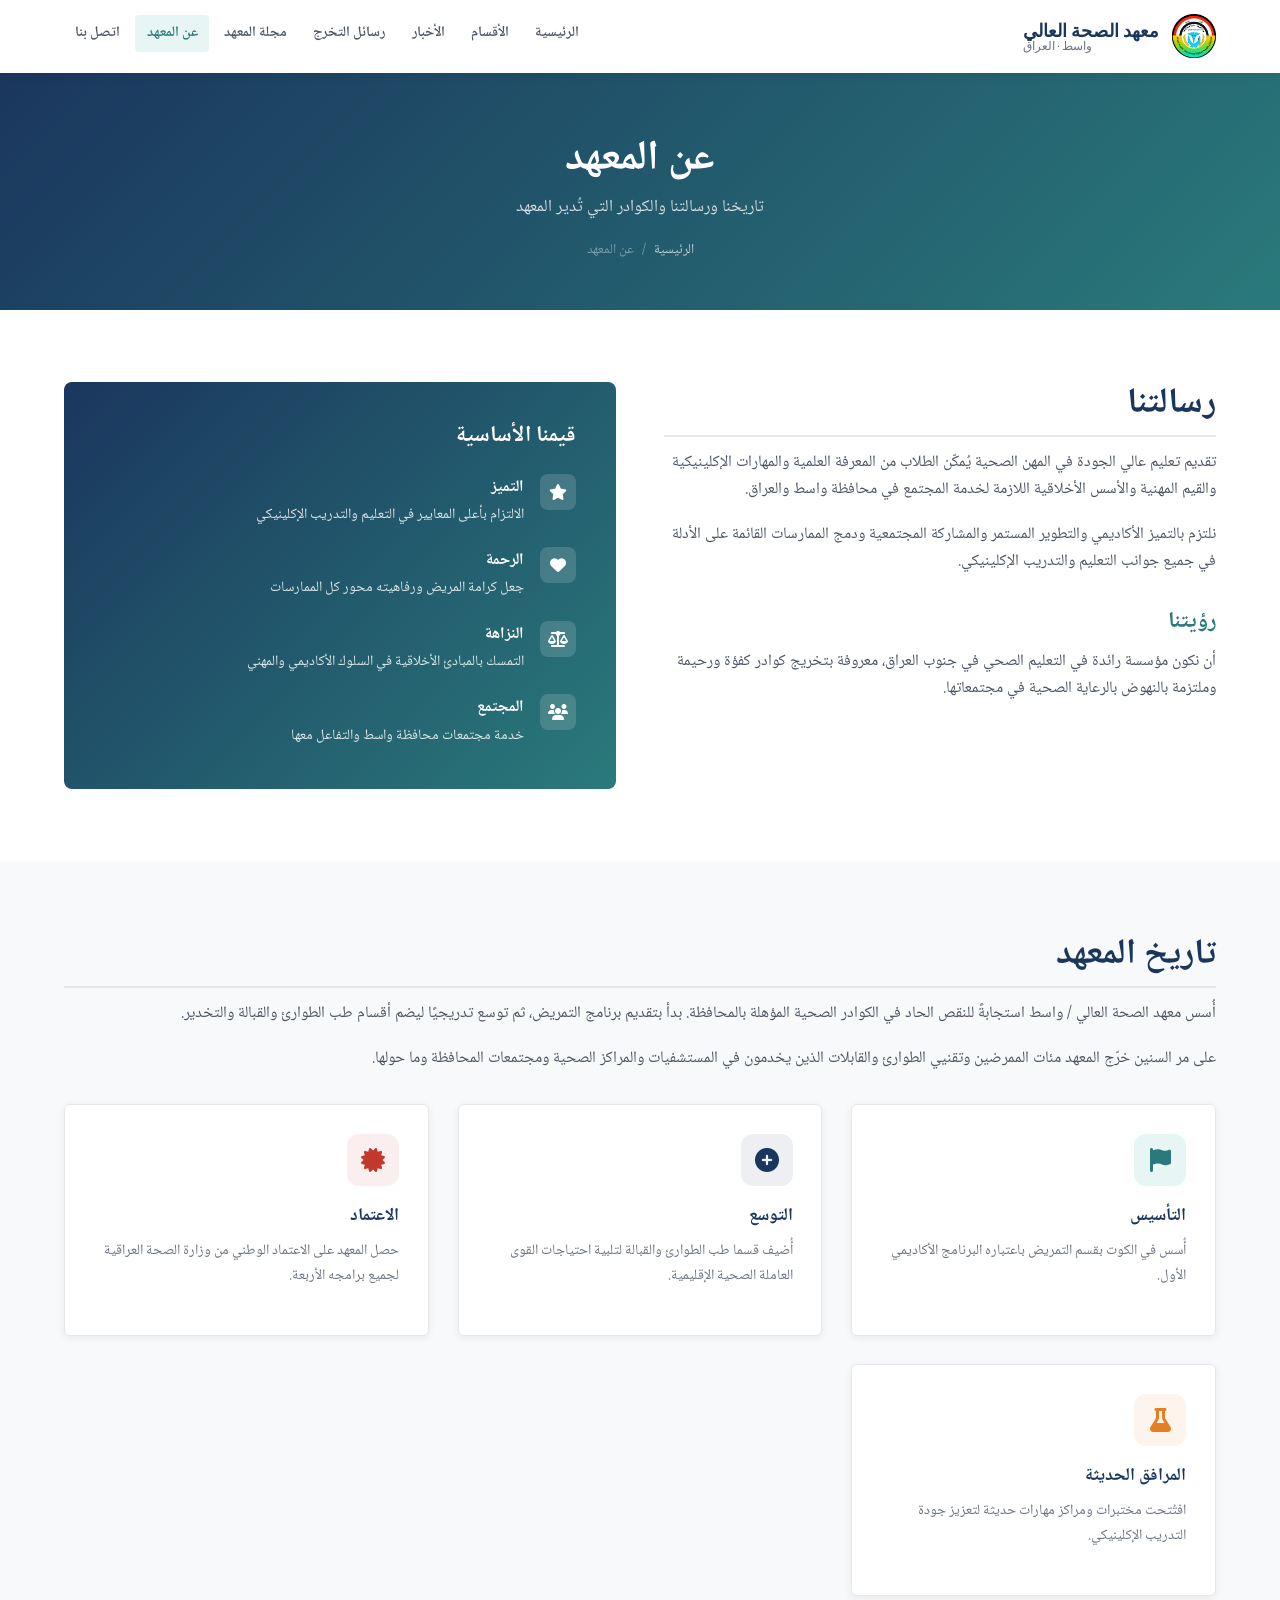
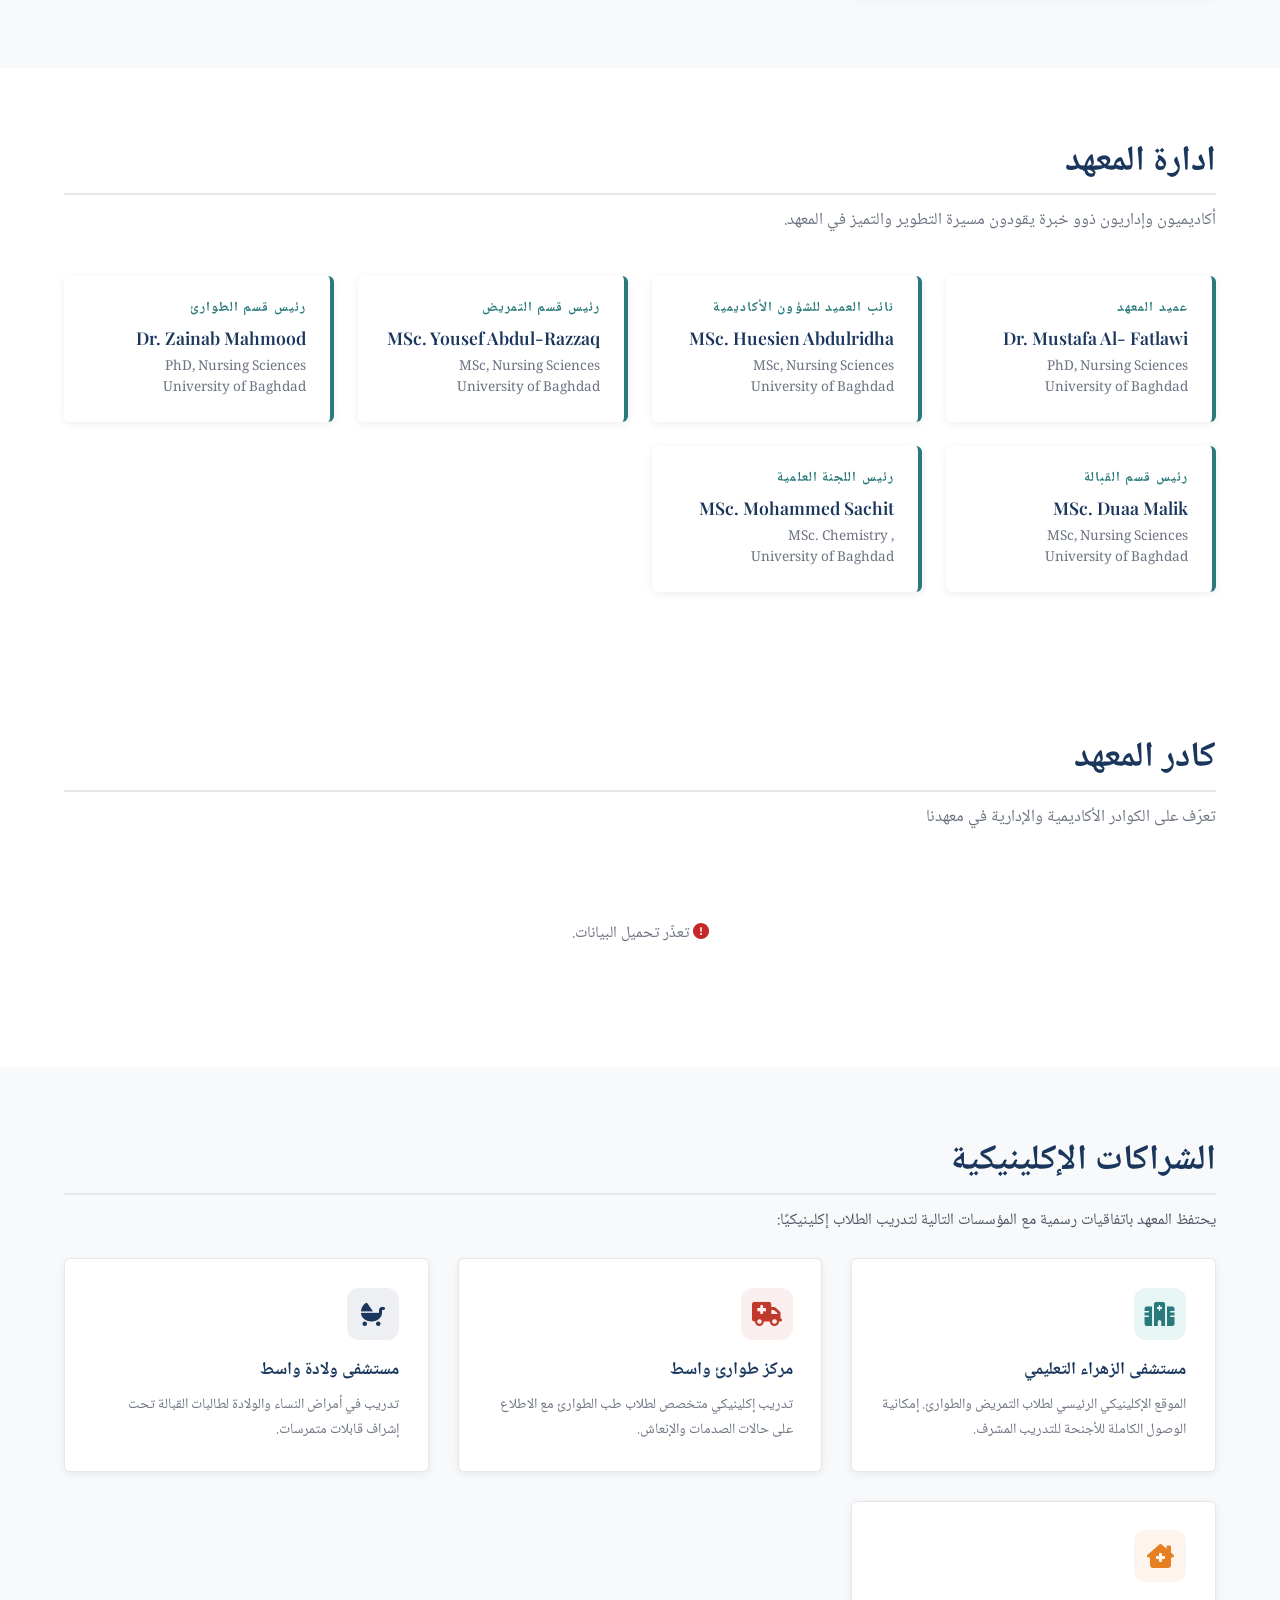
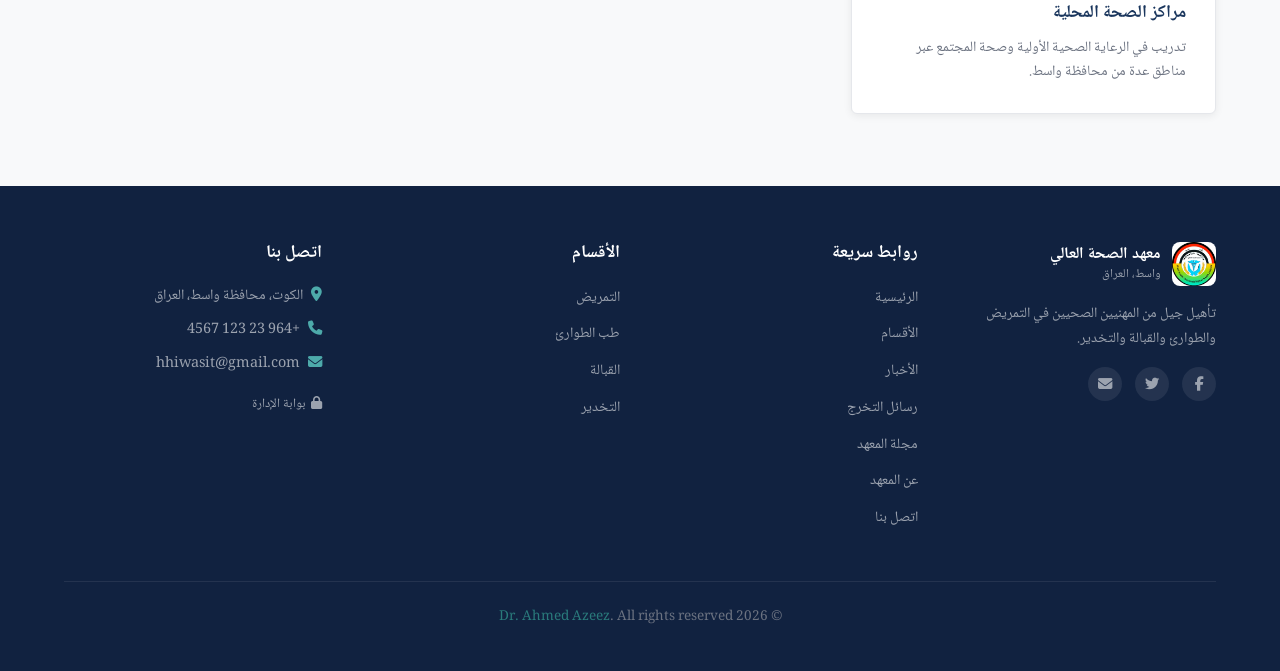
<file: about.html>
<!DOCTYPE html>
<html lang="ar" dir="rtl">
<head>
  <meta charset="UTF-8"><meta name="viewport" content="width=device-width, initial-scale=1.0">
  <title>عن المعهد – المعهد الصحي العالي واسط</title>
  <link rel="stylesheet" href="https://cdnjs.cloudflare.com/ajax/libs/font-awesome/6.4.0/css/all.min.css">
  <link href="https://fonts.googleapis.com/css2?family=Playfair+Display:wght@400;600;700&family=Source+Sans+Pro:wght@300;400;600&family=Noto+Naskh+Arabic:wght@400;600;700&display=swap" rel="stylesheet">
  <link rel="icon" type="image/jpeg" href="images/logo.jpg">
  <link rel="stylesheet" href="css/style.css">
</head>
<body class="rtl">
<header id="site-header"></header>
<div class="page-header">
  <h1 id="ph_t"></h1><p id="ph_s"></p>
  <div class="breadcrumb"><a href="index.html" id="bc_home"></a><span>/</span><span id="bc_cur"></span></div>
</div>

<section class="section">
  <div class="container">
    <div class="grid-2" style="gap:3rem;align-items:start">
      <div>
        <h2 id="mis_t"></h2><p id="mis_p1"></p><p id="mis_p2"></p>
        <h3 style="margin-top:2rem" id="vis_t"></h3><p id="vis_p"></p>
      </div>
      <div>
        <div style="background:linear-gradient(135deg,var(--navy) 0%,var(--teal) 100%);border-radius:8px;padding:2.5rem;color:#fff">
          <h3 style="color:#fff;margin-bottom:1.5rem" id="cv_t"></h3>
          <div style="display:flex;flex-direction:column;gap:1.2rem">
            <div style="display:flex;gap:1rem;align-items:flex-start">
              <div style="background:rgba(255,255,255,.15);border-radius:8px;width:36px;height:36px;display:flex;align-items:center;justify-content:center;flex-shrink:0"><i class="fas fa-star"></i></div>
              <div><strong id="v1t"></strong><br><span style="font-size:.9rem;opacity:.85" id="v1d"></span></div>
            </div>
            <div style="display:flex;gap:1rem;align-items:flex-start">
              <div style="background:rgba(255,255,255,.15);border-radius:8px;width:36px;height:36px;display:flex;align-items:center;justify-content:center;flex-shrink:0"><i class="fas fa-heart"></i></div>
              <div><strong id="v2t"></strong><br><span style="font-size:.9rem;opacity:.85" id="v2d"></span></div>
            </div>
            <div style="display:flex;gap:1rem;align-items:flex-start">
              <div style="background:rgba(255,255,255,.15);border-radius:8px;width:36px;height:36px;display:flex;align-items:center;justify-content:center;flex-shrink:0"><i class="fas fa-balance-scale"></i></div>
              <div><strong id="v3t"></strong><br><span style="font-size:.9rem;opacity:.85" id="v3d"></span></div>
            </div>
            <div style="display:flex;gap:1rem;align-items:flex-start">
              <div style="background:rgba(255,255,255,.15);border-radius:8px;width:36px;height:36px;display:flex;align-items:center;justify-content:center;flex-shrink:0"><i class="fas fa-users"></i></div>
              <div><strong id="v4t"></strong><br><span style="font-size:.9rem;opacity:.85" id="v4d"></span></div>
            </div>
          </div>
        </div>
      </div>
    </div>
  </div>
</section>

<section class="section section-alt">
  <div class="container">
    <h2 id="hist_t"></h2><p id="hist_p1"></p><p id="hist_p2"></p>
    <div class="card-grid" style="margin-top:2rem">
      <div class="card"><div class="card-icon teal"><i class="fas fa-flag"></i></div><h4 id="h1t"></h4><p style="font-size:.9rem;color:var(--gray)" id="h1d"></p></div>
      <div class="card"><div class="card-icon navy"><i class="fas fa-plus-circle"></i></div><h4 id="h2t"></h4><p style="font-size:.9rem;color:var(--gray)" id="h2d"></p></div>
      <div class="card"><div class="card-icon accent"><i class="fas fa-certificate"></i></div><h4 id="h3t"></h4><p style="font-size:.9rem;color:var(--gray)" id="h3d"></p></div>
      <div class="card"><div class="card-icon orange"><i class="fas fa-flask"></i></div><h4 id="h4t"></h4><p style="font-size:.9rem;color:var(--gray)" id="h4d"></p></div>
    </div>
  </div>
</section>

<section class="section">
  <div class="container">
    <div class="section-header"><h2 id="lead_t"></h2><p id="lead_s"></p></div>
    <div class="board-grid">
      <div class="board-card"><h4 id="bd1r"></h4><div class="name">Dr. Mustafa Al- Fatlawi </div><div class="role-detail">PhD, Nursing Sciences <br>University of Baghdad</div></div>
      <div class="board-card"><h4 id="bd2r"></h4><div class="name">MSc. Huesien Abdulridha </div><div class="role-detail">MSc, Nursing Sciences<br>University of Baghdad</div></div>
      <div class="board-card"><h4 id="bd3r"></h4><div class="name">MSc. Yousef Abdul-Razzaq </div><div class="role-detail">MSc, Nursing Sciences<br>University of Baghdad</div></div>
      <div class="board-card"><h4 id="bd4r"></h4><div class="name">Dr. Zainab Mahmood </div><div class="role-detail">PhD, Nursing Sciences <br>University of Baghdad</div></div>
      <div class="board-card"><h4 id="bd5r"></h4><div class="name">MSc. Duaa Malik </div><div class="role-detail">MSc, Nursing Sciences <br>University of Baghdad</div></div>
      <div class="board-card"><h4 id="bd6r"></h4><div class="name">MSc. Mohammed Sachit </div><div class="role-detail">, MSc. Chemistry <br>University of Baghdad</div></div>
    </div>
  </div>
</section>


<!-- ═══════ STAFF CAROUSEL (FIXED) ═══════ -->
<section class="section" id="staff-section">
  <div class="container">
    <div class="section-header">
      <h2>كادر المعهد</h2>
      <p>تعرّف على الكوادر الأكاديمية والإدارية في معهدنا</p>
    </div>

    <div id="staffLoading" style="text-align:center;padding:3rem;color:var(--gray)">
      <i class="fas fa-spinner fa-spin fa-2x"></i>
    </div>

    <div id="staffCarouselWrap" style="display:none;position:relative">
      <!-- Carousel track -->
      <div style="overflow:hidden;border-radius:12px">
        <div id="staffTrack" style="display:flex;transition:transform .45s cubic-bezier(.4,0,.2,1)"></div>
      </div>

      <!-- Prev / Next arrows -->
<button id="staffPrev" onclick="staffMove(-1)" class="carousel-btn prev" style="right:-22px">
        <i class="fas fa-chevron-right"></i>
      </button>
      <button id="staffNext" onclick="staffMove(1)" class="carousel-btn next" style="left:-22px">
        <i class="fas fa-chevron-left"></i>
      </button>

      <!-- Dots -->
      <div id="staffDots" style="display:flex;justify-content:center;gap:.5rem;margin-top:1.5rem;flex-wrap:wrap"></div>
    </div>

    <div id="staffEmpty" style="display:none;text-align:center;padding:3rem;color:var(--gray)">
      <i class="fas fa-users" style="font-size:2.5rem;opacity:.3;display:block;margin-bottom:1rem"></i>
      <span>لا يوجد كادر مضاف بعد.</span>
    </div>
  </div>
</section>

<section class="section section-alt">
  <div class="container">
    <h2 id="part_t"></h2><p id="part_s"></p>
    <div class="card-grid" style="margin-top:1.5rem">
      <div class="card"><div class="card-icon teal"><i class="fas fa-hospital"></i></div><h4 id="p1n"></h4><p style="font-size:.9rem;color:var(--gray);margin:0" id="p1d"></p></div>
      <div class="card"><div class="card-icon accent"><i class="fas fa-truck-medical"></i></div><h4 id="p2n"></h4><p style="font-size:.9rem;color:var(--gray);margin:0" id="p2d"></p></div>
      <div class="card"><div class="card-icon navy"><i class="fas fa-baby-carriage"></i></div><h4 id="p3n"></h4><p style="font-size:.9rem;color:var(--gray);margin:0" id="p3d"></p></div>
      <div class="card"><div class="card-icon orange"><i class="fas fa-clinic-medical"></i></div><h4 id="p4n"></h4><p style="font-size:.9rem;color:var(--gray);margin:0" id="p4d"></p></div>
    </div>
  </div>
</section>

<footer id="site-footer"></footer>
<script src="js/app.js"></script><script src="js/layout.js"></script>
<script>
function renderPage(){
  renderHeader('about.html'); renderFooter();
  const set=(id,v)=>{const e=document.getElementById(id);if(e)e.textContent=v;};
  set('ph_t','عن المعهد'); set('ph_s','تاريخنا ورسالتنا والكوادر التي تُدير المعهد');
  set('bc_home','الرئيسية'); set('bc_cur','عن المعهد');
  set('mis_t','رسالتنا');
  set('mis_p1','تقديم تعليم عالي الجودة في المهن الصحية يُمكّن الطلاب من المعرفة العلمية والمهارات الإكلينيكية والقيم المهنية والأسس الأخلاقية اللازمة لخدمة المجتمع في محافظة واسط والعراق.');
  set('mis_p2','نلتزم بالتميز الأكاديمي والتطوير المستمر والمشاركة المجتمعية ودمج الممارسات القائمة على الأدلة في جميع جوانب التعليم والتدريب الإكلينيكي.');
  set('vis_t','رؤيتنا');
  set('vis_p','أن نكون مؤسسة رائدة في التعليم الصحي في جنوب العراق، معروفة بتخريج كوادر كفؤة ورحيمة وملتزمة بالنهوض بالرعاية الصحية في مجتمعاتها.');
  set('cv_t','قيمنا الأساسية');
  set('v1t','التميز'); set('v1d','الالتزام بأعلى المعايير في التعليم والتدريب الإكلينيكي');
  set('v2t','الرحمة'); set('v2d','جعل كرامة المريض ورفاهيته محور كل الممارسات');
  set('v3t','النزاهة'); set('v3d','التمسك بالمبادئ الأخلاقية في السلوك الأكاديمي والمهني');
  set('v4t','المجتمع'); set('v4d','خدمة مجتمعات محافظة واسط والتفاعل معها');
  set('hist_t','تاريخ المعهد');
  set('hist_p1','أُسس معهد الصحة العالي  / واسط استجابةً للنقص الحاد في الكوادر الصحية المؤهلة بالمحافظة. بدأ بتقديم برنامج التمريض، ثم توسع تدريجيًا ليضم أقسام طب الطوارئ والقبالة والتخدير.');
  set('hist_p2','على مر السنين خرّج المعهد مئات الممرضين وتقنيي الطوارئ والقابلات الذين يخدمون في المستشفيات والمراكز الصحية ومجتمعات المحافظة وما حولها.');
  set('h1t','التأسيس'); set('h1d','أُسس في الكوت بقسم التمريض باعتباره البرنامج الأكاديمي الأول.');
  set('h2t','التوسع'); set('h2d','أُضيف قسما طب الطوارئ والقبالة لتلبية احتياجات القوى العاملة الصحية الإقليمية.');
  set('h3t','الاعتماد'); set('h3d','حصل المعهد على الاعتماد الوطني من وزارة الصحة العراقية لجميع برامجه الأربعة.');
  set('h4t','المرافق الحديثة'); set('h4d','افتُتحت مختبرات ومراكز مهارات حديثة لتعزيز جودة التدريب الإكلينيكي.');
  set('lead_t','ادارة المعهد'); set('lead_s','أكاديميون وإداريون ذوو خبرة يقودون مسيرة التطوير والتميز في المعهد.');
  set('bd1r','عميد المعهد'); set('bd2r','نائب العميد للشؤون الأكاديمية');
  set('bd3r','رئيس قسم التمريض'); set('bd4r','رئيس قسم الطوارئ');
  set('bd5r','رئيس قسم القبالة'); set('bd6r','رئيس اللجنة العلمية');
  set('part_t','الشراكات الإكلينيكية'); set('part_s','يحتفظ المعهد باتفاقيات رسمية مع المؤسسات التالية لتدريب الطلاب إكلينيكيًا:');
  set('p1n','مستشفى الزهراء التعليمي'); set('p1d','الموقع الإكلينيكي الرئيسي لطلاب التمريض والطوارئ. إمكانية الوصول الكاملة للأجنحة للتدريب المشرف.');
  set('p2n','مركز طوارئ واسط'); set('p2d','تدريب إكلينيكي متخصص لطلاب طب الطوارئ مع الاطلاع على حالات الصدمات والإنعاش.');
  set('p3n','مستشفى ولادة واسط'); set('p3d','تدريب في أمراض النساء والولادة لطالبات القبالة تحت إشراف قابلات متمرسات.');
  set('p4n','مراكز الصحة المحلية'); set('p4d','تدريب في الرعاية الصحية الأولية وصحة المجتمع عبر مناطق عدة من محافظة واسط.');
  document.body.classList.add('rtl');
  document.documentElement.dir='rtl';
  document.documentElement.lang='ar';
  document.title='عن المعهد – المعهد الصحي العالي واسط';
}
renderPage();

  // ═══ STAFF CAROUSEL (FIXED) ═══
  let _staffList = [];
  let _staffIndex = 0;
  let _staffAuto;
  const VISIBLE = () => window.innerWidth < 640 ? 1 : window.innerWidth < 1024 ? 2 : 3;

  async function loadStaff() {
    try {
      _staffList = await HHI.getStaff();
      document.getElementById('staffLoading').style.display = 'none';
      if (!_staffList.length) {
        document.getElementById('staffEmpty').style.display = 'block';
        return;
      }
      document.getElementById('staffCarouselWrap').style.display = 'block';
      buildCarousel();
      startAuto();
    } catch(e) {
      document.getElementById('staffLoading').innerHTML =
        '<i class="fas fa-exclamation-circle" style="color:#c62828"></i> تعذّر تحميل البيانات.';
      console.error('Staff load error:', e);
    }
  }

  function buildCarousel() {
    const track = document.getElementById('staffTrack');
    const dots  = document.getElementById('staffDots');
    const vis   = VISIBLE();
    const cardW = 100 / vis;

    track.innerHTML = _staffList.map(s => `
      <div style="min-width:${cardW}%;padding:1rem;box-sizing:border-box;flex-shrink:0">
        <div style="background:#fff;border-radius:24px;box-shadow:0 12px 40px rgba(0,0,0,.04);padding:2rem 1.5rem;height:100%;border:1px solid rgba(42,122,123,0.1);transition:all .4s cubic-bezier(0.175, 0.885, 0.32, 1.275);display:flex;flex-direction:column;align-items:center;text-align:center">
          
          <!-- Squircle Image -->
          <div style="width:160px;height:160px;border-radius:40px;overflow:hidden;margin-bottom:1.5rem;background:var(--teal-pale);box-shadow:0 10px 25px rgba(42,122,123,0.15);transform:rotate(-3deg)">
            <div style="width:100%;height:100%;transform:rotate(3deg)">
              ${s.photo_url
                ? `<img src="${escHtml(s.photo_url)}" alt="${escHtml(s.name)}" style="width:100%;height:100%;object-fit:cover;display:block">`
                : `<div style="width:100%;height:100%;display:flex;align-items:center;justify-content:center"><i class="fas fa-user-tie" style="font-size:3.5rem;color:var(--teal);opacity:.4"></i></div>`}
            </div>
          </div>

          <!-- Name & Title -->
          <div style="margin-bottom:1rem">
            <h4 style="font-family:'Playfair Display',serif;font-size:1.3rem;color:var(--navy);margin-bottom:.3rem;border:none;padding:0">${escHtml(s.name)}</h4>
            <div style="color:var(--teal);font-size:.9rem;font-weight:600;letter-spacing:0.02em">${escHtml(s.title||'Staff')}</div>
          </div>

          <!-- Divider -->
          <div style="width:30px;height:2px;background:var(--accent);margin-bottom:1rem;opacity:.4"></div>

          <!-- Department -->
          <div style="font-size:.8rem;color:var(--gray);background:var(--gray-light);padding:.3rem .8rem;border-radius:12px;font-weight:500">
            ${escHtml(s.department||'General')}
          </div>

          <!-- Subtle Action -->
          <div style="margin-top:auto;padding-top:1.5rem">
            <div style="display:flex;gap:.8rem;justify-content:center">

            </div>
          </div>
        </div>
      </div>`).join('');

    const pages = Math.ceil(_staffList.length / vis);
    dots.innerHTML = Array.from({length: pages}, (_,i) =>
      `<button onclick="staffGoTo(${i})" style="width:${i===0?'24px':'10px'};height:10px;border-radius:99px;background:${i===0?'var(--teal)':'#d1d5db'};border:none;cursor:pointer;transition:all .3s;padding:0" id="dot_${i}"></button>`
    ).join('');

    goTo(0);
  }

  function goTo(idx) {
    const vis = VISIBLE();
    const max = Math.max(0, _staffList.length - vis);
    _staffIndex = Math.max(0, Math.min(idx, max));
    const cardW = 100 / vis;
    document.getElementById('staffTrack').style.transform = `translateX(${_staffIndex * cardW}%)`;
    // Update dots
    const pages = Math.ceil(_staffList.length / vis);
    const activePage = Math.round(_staffIndex / vis);
    for (let i = 0; i < pages; i++) {
      const dot = document.getElementById('dot_' + i);
      if (dot) {
        dot.style.width = i === activePage ? '24px' : '10px';
        dot.style.background = i === activePage ? 'var(--teal)' : '#d1d5db';
      }
    }
  }

  function staffMove(dir) {
    resetAuto();
    goTo(_staffIndex + dir);
  }

  function staffGoTo(page) {
    resetAuto();
    goTo(page * VISIBLE());
  }

  function startAuto() {
    _staffAuto = setInterval(() => {
      const vis = VISIBLE();
      const next = _staffIndex + 1 > _staffList.length - vis ? 0 : _staffIndex + 1;
      goTo(next);
    }, 4000);
  }

  function resetAuto() {
    clearInterval(_staffAuto);
    startAuto();
  }

  window.addEventListener('resize', () => {
    if (_staffList.length) buildCarousel();
  });

  loadStaff();

</script>
</body>
</html>
</file>
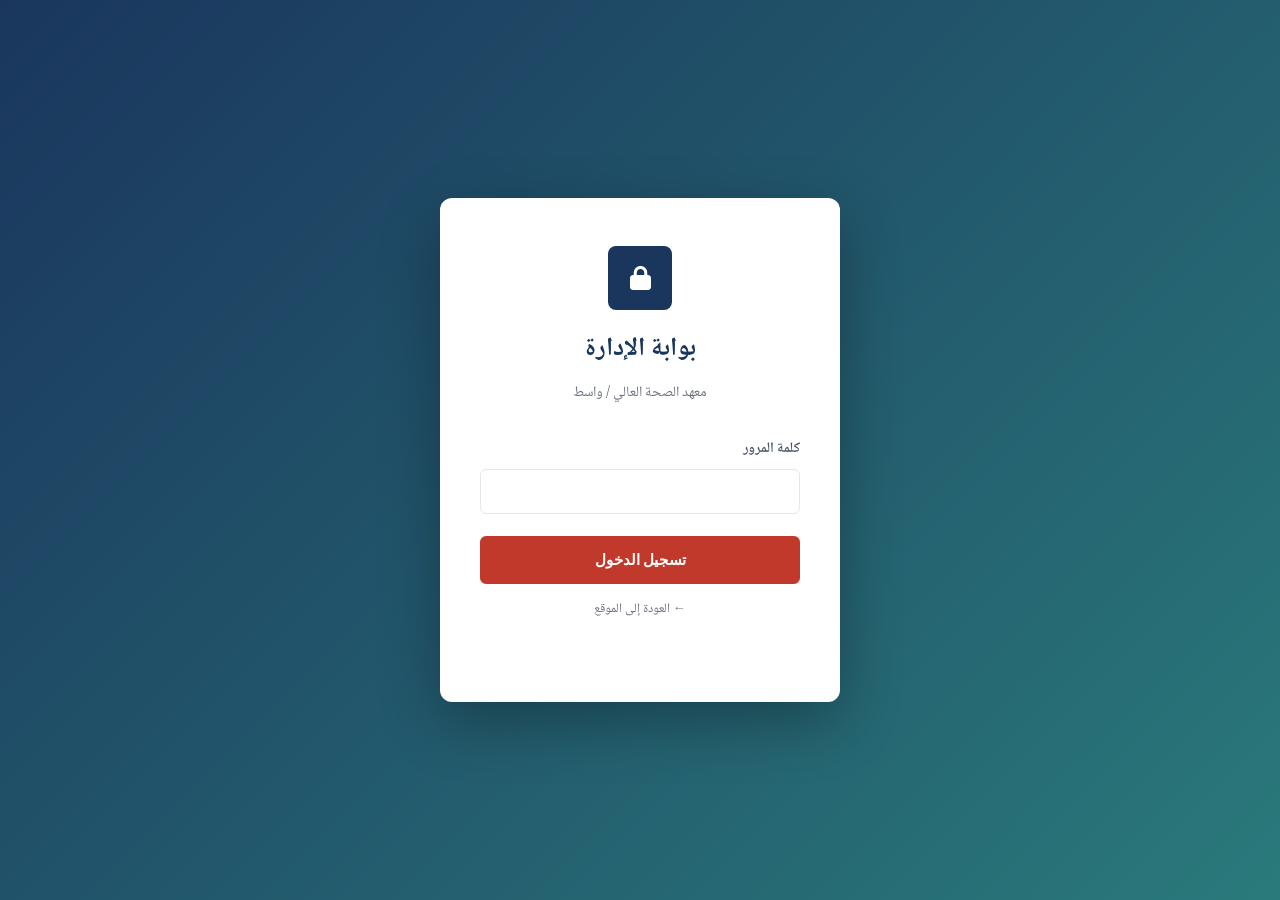
<file: admin.html>
<!DOCTYPE html>
<html lang="ar" dir="rtl">
<head>
  <meta charset="UTF-8"><meta name="viewport" content="width=device-width, initial-scale=1.0">
  <title>بوابة الإدارة – المعهد الصحي العالي واسط</title>
  <link rel="stylesheet" href="https://cdnjs.cloudflare.com/ajax/libs/font-awesome/6.4.0/css/all.min.css">
  <link href="https://fonts.googleapis.com/css2?family=Playfair+Display:wght@400;600;700&family=Source+Sans+Pro:wght@300;400;600&family=Noto+Naskh+Arabic:wght@400;600;700&display=swap" rel="stylesheet">
  <link rel="icon" type="image/jpeg" href="images/logo.jpg">
  <link rel="stylesheet" href="css/style.css">
</head>
<body class="rtl">
<header id="site-header"></header>

<!-- LOGIN -->
<div id="loginOverlay" class="login-overlay">
  <div class="login-box">
    <div class="logo-icon" style="margin:0 auto 1.5rem;width:64px;height:64px;font-size:1.5rem"><i class="fas fa-lock"></i></div>
    <h2 id="l_title"></h2>
    <p id="l_sub"></p>
    <div id="loginError" class="alert alert-warn" style="display:none;text-align:right">
      <i class="fas fa-exclamation-triangle" style="margin-left:.4rem"></i><span id="l_err"></span>
    </div>
    <div class="form-group" style="text-align:right">
      <label id="l_pass_lbl"></label>
      <input type="password" id="loginPass" class="form-control" onkeydown="if(event.key==='Enter')doLogin()">
    </div>
    <button onclick="doLogin()" class="btn btn-primary" style="width:100%" id="l_btn"></button>
    <p style="margin-top:.8rem"><a href="index.html" style="font-size:.8rem;color:var(--gray)" id="l_back"></a></p>
  </div>
</div>

<!-- ADMIN APP -->
<div class="admin-wrapper" id="adminApp" style="display:none">
  <aside class="admin-sidebar">
    <div style="display:flex;align-items:center;gap:.6rem;margin-bottom:2rem;padding-bottom:1rem;border-bottom:1px solid rgba(255,255,255,.1)">
      <div class="logo-icon" style="width:36px;height:36px;font-size:.85rem">HHI</div>
      <div style="color:#fff;font-size:.85rem;font-weight:600;line-height:1.3">بوابة الإدارة<br>المعهد الصحي العالي / واسط</div>
    </div>
    <h3 id="sb_content"></h3>
    <ul>
      <li><a href="#" class="active" id="nav-theses" onclick="showSection('theses');return false"><i class="fas fa-file-alt"></i><span id="sb_theses"></span></a></li>
      <li><a href="#" id="nav-news" onclick="showSection('news');return false"><i class="fas fa-newspaper"></i><span id="sb_news"></span></a></li>
      <li><a href="#" id="nav-bulletin" onclick="showSection('bulletin');return false"><i class="fas fa-book-open"></i><span id="sb_bulletin"></span></a></li>
      <li><a href="#" id="nav-staff" onclick="showSection('staff');return false"><i class="fas fa-users"></i><span id="sb_staff"></span></a></li>
    </ul>
    <h3 id="sb_system"></h3>
    <ul>
      <li><a href="index.html"><i class="fas fa-home"></i><span id="sb_viewsite"></span></a></li>
      <li><a href="#" onclick="doLogout();return false"><i class="fas fa-sign-out-alt"></i><span id="sb_logout"></span></a></li>
    </ul>
  </aside>

  <main class="admin-main">

    <!-- THESES SECTION -->
    <div id="section-theses">
      <h2 id="mg_t_title"></h2><p class="sub" id="mg_t_sub"></p>

      <!-- Upload Form -->
      <div class="card-white">
        <h3 style="font-size:1.15rem;color:var(--navy);margin-bottom:1.5rem">
          <i class="fas fa-upload" style="margin-left:.5rem;color:var(--teal)"></i><span id="up_title"></span>
        </h3>
        <div id="uploadSuccess" class="alert alert-success" style="display:none">
          <i class="fas fa-check-circle" style="margin-left:.4rem"></i>تم رفع الرسالة بنجاح!
        </div>
        <div id="uploadError" class="alert alert-warn" style="display:none">
          <i class="fas fa-exclamation-triangle" style="margin-left:.4rem"></i><span id="uploadErrorMsg"></span>
        </div>
        <div class="form-row">
          <div class="form-group"><label>عنوان الرسالة *</label><input type="text" id="t_title" class="form-control" placeholder="أدخل عنوان الرسالة كاملاً"></div>
          <div class="form-group"><label>اسم الباحث *</label><input type="text" id="t_author" class="form-control" placeholder="الاسم الثلاثي"></div>
        </div>
        <div class="form-row">
          <div class="form-group">
            <label>القسم *</label>
            <select id="t_dept" class="form-control">
              <option value="">— اختر القسم —</option>
              <option value="nursing">التمريض</option>
              <option value="emergency">الطوارئ</option>
              <option value="midwifery">القبالة</option>
              <option value="anesthesia">التخدير</option>
            </select>
          </div>
          <div class="form-group"><label>سنة التخرج *</label><input type="number" id="t_year" class="form-control" value="2025" min="2000" max="2099"></div>
        </div>
        <div class="form-group"><label>المشرف *</label><input type="text" id="t_supervisor" class="form-control" placeholder="د. الاسم الكامل"></div>
        <div class="form-group"><label>الملخص *</label><textarea id="t_abstract" class="form-control" rows="4" placeholder="ملخص الرسالة..."></textarea></div>
        <div class="form-group">
          <label>ملف PDF *</label>
          <div class="file-drop" id="fileDrop" onclick="document.getElementById('t_file').click()">
            <i class="fas fa-cloud-upload-alt"></i>
            <p id="drop_hint">انقر لاختيار ملف PDF أو اسحب وأفلت هنا</p>
            <p style="font-size:.8rem;color:var(--teal);margin-top:.3rem">PDF فقط – الحجم الأقصى 50 ميغابايت</p>
            <input type="file" id="t_file" accept=".pdf" onchange="handleFile(this)" style="display:none">
            <div class="file-name" id="fileName" style="margin-top:.5rem;font-weight:600;color:var(--navy)"></div>
          </div>
        </div>
        <div id="uploadProgress" style="display:none;margin-bottom:1rem">
          <div style="background:#e5e7eb;border-radius:99px;height:8px;overflow:hidden">
            <div id="progressBar" style="background:var(--teal);height:100%;width:0%;transition:width .3s"></div>
          </div>
          <p style="font-size:.85rem;color:var(--gray);margin-top:.5rem" id="progressText">جارٍ الرفع...</p>
        </div>
        <div style="display:flex;gap:1rem">
          <button class="btn btn-primary" onclick="submitThesis()" id="save_t_btn">حفظ الرسالة</button>
          <button class="btn btn-secondary" onclick="resetThesisForm()">إعادة تعيين</button>
        </div>
      </div>

      <!-- Theses Table -->
      <div class="card-white">
        <div style="display:flex;align-items:center;justify-content:space-between;margin-bottom:1.2rem;flex-wrap:wrap;gap:.8rem">
          <h3 style="font-size:1.15rem;color:var(--navy);margin:0">
            <i class="fas fa-list" style="margin-left:.5rem;color:var(--teal)"></i>جميع رسائل التخرج
          </h3>
          <input type="text" id="thesisSearch" class="form-control" style="max-width:240px" placeholder="بحث..." oninput="renderThesesTable()">
        </div>
        <div id="thesesLoading" style="text-align:center;padding:2rem;color:var(--gray)">
          <i class="fas fa-spinner fa-spin"></i> جارٍ التحميل...
        </div>
        <div style="overflow-x:auto;display:none" id="thesesTableWrap">
          <table class="admin-table">
            <thead><tr>
              <th>العنوان</th><th>الباحث</th><th>القسم</th>
              <th>السنة</th><th>الملف</th><th>إجراءات</th>
            </tr></thead>
            <tbody id="thesesTbody"></tbody>
          </table>
        </div>
        <div id="thesesTableEmpty" style="display:none;text-align:center;padding:2rem;color:var(--gray)">لا توجد رسائل بعد.</div>
      </div>
    </div>

    <!-- NEWS SECTION -->
    <div id="section-news" style="display:none">
      <h2 id="mg_n_title"></h2><p class="sub" id="mg_n_sub"></p>

      <!-- Add News Form -->
      <div class="card-white">
        <h3 style="font-size:1.15rem;color:var(--navy);margin-bottom:1.5rem">
          <i class="fas fa-plus-circle" style="margin-left:.5rem;color:var(--teal)"></i>إضافة خبر جديد
        </h3>
        <div id="newsSuccess" class="alert alert-success" style="display:none">
          <i class="fas fa-check-circle" style="margin-left:.4rem"></i>تم نشر الخبر بنجاح!
        </div>
        <div id="newsError" class="alert alert-warn" style="display:none">
          <i class="fas fa-exclamation-triangle" style="margin-left:.4rem"></i><span id="newsErrorMsg"></span>
        </div>
        <div class="form-group"><label>العنوان *</label><input type="text" id="n_title" class="form-control" placeholder="عنوان الخبر"></div>
        <div class="form-row">
          <div class="form-group">
            <label>التصنيف *</label>
            <select id="n_category" class="form-control">
              <option value="">— اختر التصنيف —</option>
              <option value="أكاديمي">أكاديمي</option>
              <option value="فعاليات">فعاليات</option>
              <option value="منشآت">منشآت</option>
              <option value="شراكات">شراكات</option>
              <option value="تدريب">تدريب</option>
              <option value="عام">عام</option>
            </select>
          </div>
          <div class="form-group"><label>التاريخ *</label><input type="date" id="n_date" class="form-control"></div>
        </div>
        <div class="form-group"><label>المصدر / الجهة</label><input type="text" id="n_author" class="form-control" placeholder="مثال: الإدارة، قسم التمريض..."></div>
        <div class="form-group"><label>نص الخبر *</label><textarea id="n_body" class="form-control" rows="5" placeholder="اكتب تفاصيل الخبر هنا..."></textarea></div>

        <!-- Multi-image upload -->
        <div class="form-group">
          <label>صور الخبر (اختياري – حتى 5 صور)</label>
          <div class="file-drop" id="imgDrop" onclick="document.getElementById('n_images').click()" style="padding:1.2rem">
            <i class="fas fa-images" style="font-size:1.6rem;color:var(--teal);margin-bottom:.5rem;display:block"></i>
            <p style="margin:0;font-size:.9rem;color:var(--gray)">انقر لاختيار صور أو اسحب وأفلت هنا</p>
            <p style="font-size:.78rem;color:var(--teal);margin-top:.3rem">JPG، PNG، WebP – حتى 5 صور – الحجم الأقصى 3 ميغابايت للصورة</p>
            <input type="file" id="n_images" accept="image/*" multiple onchange="handleImagesSelected(this)" style="display:none">
          </div>
          <div id="imgPreviewsGrid" style="display:none;margin-top:.8rem;display:flex;gap:.6rem;flex-wrap:wrap"></div>
        </div>
        <div style="display:flex;gap:1rem">
          <button class="btn btn-primary" onclick="submitNews()" id="pub_btn">نشر الخبر</button>
          <button class="btn btn-secondary" onclick="resetNewsForm()">إعادة تعيين</button>
        </div>
      </div>

      <!-- News Table -->
      <div class="card-white">
        <div style="display:flex;align-items:center;justify-content:space-between;margin-bottom:1.2rem;flex-wrap:wrap;gap:.8rem">
          <h3 style="font-size:1.15rem;color:var(--navy);margin:0">
            <i class="fas fa-list" style="margin-left:.5rem;color:var(--teal)"></i>جميع الأخبار
          </h3>
          <input type="text" id="newsSearch" class="form-control" style="max-width:240px" placeholder="بحث..." oninput="renderNewsTable()">
        </div>
        <div id="newsLoading" style="text-align:center;padding:2rem;color:var(--gray)">
          <i class="fas fa-spinner fa-spin"></i> جارٍ التحميل...
        </div>
        <div style="overflow-x:auto;display:none" id="newsTableWrap">
          <table class="admin-table">
            <thead><tr>
              <th>العنوان</th><th>صورة</th><th>التصنيف</th><th>التاريخ</th><th>المصدر</th><th>إجراءات</th>
            </tr></thead>
            <tbody id="newsTbody"></tbody>
          </table>
        </div>
        <div id="newsTableEmpty" style="display:none;text-align:center;padding:2rem;color:var(--gray)">لا توجد أخبار بعد.</div>
      </div>
    </div>

    <!-- BULLETIN SECTION -->
    <div id="section-bulletin" style="display:none">
      <h2 id="mg_b_title"></h2><p class="sub" id="mg_b_sub"></p>

      <!-- Upload Form -->
      <div class="card-white">
        <h3 style="font-size:1.15rem;color:var(--navy);margin-bottom:1.5rem">
          <i class="fas fa-upload" style="margin-left:.5rem;color:var(--teal)"></i><span id="ub_title"></span>
        </h3>
        <div id="bulletinSuccess" class="alert alert-success" style="display:none">
          <i class="fas fa-check-circle" style="margin-left:.4rem"></i>تم رفع الإصدار بنجاح!
        </div>
        <div id="bulletinError" class="alert alert-warn" style="display:none">
          <i class="fas fa-exclamation-triangle" style="margin-left:.4rem"></i><span id="bulletinErrorMsg"></span>
        </div>
        <div class="form-row">
          <div class="form-group"><label>عنوان الإصدار *</label><input type="text" id="b_title" class="form-control" placeholder="مثال: مجلة المعهد – العدد الأول"></div>
          <div class="form-group"><label>رقم العدد</label><input type="text" id="b_issue" class="form-control" placeholder="مثال: 1"></div>
        </div>
        <div class="form-group"><label>تاريخ الإصدار *</label><input type="date" id="b_date" class="form-control"></div>
        <div class="form-group"><label>وصف مختصر</label><textarea id="b_desc" class="form-control" rows="3" placeholder="نظرة سريعة عن محتوى هذا العدد..."></textarea></div>
        <div class="form-group">
          <label>ملف PDF *</label>
          <div class="file-drop" id="bulletinFileDrop" onclick="document.getElementById('b_file').click()">
            <i class="fas fa-cloud-upload-alt"></i>
            <p>انقر لاختيار ملف PDF أو اسحب وأفلت هنا</p>
            <p style="font-size:.8rem;color:var(--teal);margin-top:.3rem">PDF فقط – الحجم الأقصى 50 ميغابايت</p>
            <input type="file" id="b_file" accept=".pdf" onchange="handleBulletinFile(this)" style="display:none">
            <div class="file-name" id="bulletinFileName" style="margin-top:.5rem;font-weight:600;color:var(--navy)"></div>
          </div>
        </div>
        <div id="bulletinProgress" style="display:none;margin-bottom:1rem">
          <div style="background:#e5e7eb;border-radius:99px;height:8px;overflow:hidden">
            <div id="bulletinProgressBar" style="background:var(--teal);height:100%;width:0%;transition:width .3s"></div>
          </div>
          <p style="font-size:.85rem;color:var(--gray);margin-top:.5rem" id="bulletinProgressText">جارٍ الرفع...</p>
        </div>
        <div style="display:flex;gap:1rem">
          <button class="btn btn-primary" onclick="submitBulletin()" id="save_b_btn">حفظ الإصدار</button>
          <button class="btn btn-secondary" onclick="resetBulletinForm()">إعادة تعيين</button>
        </div>
      </div>

      <!-- Bulletins Table -->
      <div class="card-white">
        <div style="display:flex;align-items:center;justify-content:space-between;margin-bottom:1.2rem;flex-wrap:wrap;gap:.8rem">
          <h3 style="font-size:1.15rem;color:var(--navy);margin:0">
            <i class="fas fa-list" style="margin-left:.5rem;color:var(--teal)"></i>جميع إصدارات المجلة
          </h3>
          <input type="text" id="bulletinSearch" class="form-control" style="max-width:240px" placeholder="بحث..." oninput="renderBulletinsTable()">
        </div>
        <div id="bulletinsLoading" style="text-align:center;padding:2rem;color:var(--gray)">
          <i class="fas fa-spinner fa-spin"></i> جارٍ التحميل...
        </div>
        <div style="overflow-x:auto;display:none" id="bulletinsTableWrap">
          <table class="admin-table">
            <thead><tr>
              <th>العنوان</th><th>العدد</th><th>التاريخ</th><th>الملف</th><th>إجراءات</th>
            </tr></thead>
            <tbody id="bulletinsTbody"></tbody>
          </table>
        </div>
        <div id="bulletinsTableEmpty" style="display:none;text-align:center;padding:2rem;color:var(--gray)">لا توجد إصدارات بعد.</div>
      </div>
    </div>


    <!-- STAFF SECTION -->
    <div id="section-staff" style="display:none">
      <h2 id="mg_s_title"></h2><p class="sub" id="mg_s_sub"></p>

      <!-- Add Form -->
      <div class="card-white">
        <h3 style="font-size:1.15rem;color:var(--navy);margin-bottom:1.5rem">
          <i class="fas fa-user-plus" style="margin-left:.5rem;color:var(--teal)"></i><span id="as_title"></span>
        </h3>
        <div id="staffSuccess" class="alert alert-success" style="display:none">
          <i class="fas fa-check-circle" style="margin-left:.4rem"></i><span id="staff_ok_msg"></span>
        </div>
        <div id="staffError" class="alert alert-warn" style="display:none">
          <i class="fas fa-exclamation-triangle" style="margin-left:.4rem"></i><span id="staffErrorMsg"></span>
        </div>
        <div class="form-row">
          <div class="form-group"><label id="s_name_lbl"></label><input type="text" id="s_name" class="form-control" placeholder="الاسم الثلاثي كاملاً"></div>
          <div class="form-group"><label id="s_title_lbl"></label><input type="text" id="s_title_inp" class="form-control" placeholder="مثال: دكتوراه في التمريض، محاضر أول"></div>
        </div>
        <div class="form-group"><label id="s_dept_lbl"></label><input type="text" id="s_dept" class="form-control" placeholder="مثال: قسم التمريض، الإدارة العامة"></div>
        <div class="form-group">
          <label id="s_photo_lbl"></label>
          <div class="file-drop" id="staffPhotoDrop" onclick="document.getElementById('s_photo').click()" style="padding:1.2rem">
            <i class="fas fa-camera" style="font-size:1.6rem;color:var(--teal);margin-bottom:.5rem;display:block"></i>
            <p style="margin:0;font-size:.9rem;color:var(--gray)">انقر لاختيار صورة شخصية أو اسحب وأفلت هنا</p>
            <p style="font-size:.78rem;color:var(--teal);margin-top:.3rem">JPG، PNG – الحجم الأقصى 3 ميغابايت</p>
            <input type="file" id="s_photo" accept="image/*" onchange="handleStaffPhoto(this)" style="display:none">
          </div>
          <div id="staffPhotoPreviewWrap" style="display:none;margin-top:.8rem;position:relative;display:inline-block">
            <img id="staffPhotoPreview" style="width:120px;height:150px;object-fit:cover;object-position:top;border-radius:8px;border:1px solid var(--border);display:block">
            <button onclick="clearStaffPhoto()" style="position:absolute;top:-6px;left:-6px;background:#c62828;color:#fff;border:none;border-radius:50%;width:22px;height:22px;cursor:pointer;font-size:.7rem;display:flex;align-items:center;justify-content:center"><i class="fas fa-times"></i></button>
          </div>
        </div>
        <div style="display:flex;gap:1rem">
          <button class="btn btn-primary" onclick="submitStaff()" id="save_s_btn">إضافة العضو</button>
          <button class="btn btn-secondary" onclick="resetStaffForm()">إعادة تعيين</button>
        </div>
      </div>

      <!-- Staff Table -->
      <div class="card-white">
        <div style="display:flex;align-items:center;justify-content:space-between;margin-bottom:1.2rem;flex-wrap:wrap;gap:.8rem">
          <h3 style="font-size:1.15rem;color:var(--navy);margin:0">
            <i class="fas fa-list" style="margin-left:.5rem;color:var(--teal)"></i>جميع أعضاء الكادر
          </h3>
          <input type="text" id="staffSearch" class="form-control" style="max-width:240px" placeholder="بحث..." oninput="renderStaffTable()">
        </div>
        <div id="staffTableLoading" style="text-align:center;padding:2rem;color:var(--gray)">
          <i class="fas fa-spinner fa-spin"></i> جارٍ التحميل...
        </div>
        <div style="overflow-x:auto;display:none" id="staffTableWrap">
          <table class="admin-table">
            <thead><tr>
              <th>الصورة</th><th>الاسم</th><th>الدرجة / المسمى</th><th>القسم</th><th>إجراءات</th>
            </tr></thead>
            <tbody id="staffTbody"></tbody>
          </table>
        </div>
        <div id="staffTableEmpty" style="display:none;text-align:center;padding:2rem;color:var(--gray)">لا يوجد كادر مضاف بعد.</div>
      </div>
    </div>

  </main>
</div>

<footer id="site-footer" style="display:none"></footer>
<script <script src="js/app.js"></script><script src="js/layout.js"></script>
<script>

const DL = {nursing:'التمريض',emergency:'الطوارئ',midwifery:'القبالة',anesthesia:'التخدير'};
const catLabels = {'منشآت':'منشآت','فعاليات':'فعاليات','أكاديمي':'أكاديمي','شراكات':'شراكات','تدريب':'تدريب','عام':'عام'};

// ===== AUTH =====
async function doLogin() {
  const p = document.getElementById('loginPass').value;
  const btn = document.getElementById('l_btn');
  btn.disabled = true; btn.textContent = 'جارٍ التحقق...';
  document.getElementById('loginError').style.display = 'none';
  const ok = await HHI.login(p);
  btn.disabled = false; btn.textContent = 'تسجيل الدخول';
  if (ok) {
    document.getElementById('loginOverlay').style.display = 'none';
    document.getElementById('adminApp').style.display = 'grid';
    loadThesesTable();
  } else {
    document.getElementById('loginError').style.display = 'block';
    document.getElementById('l_err').textContent = 'كلمة المرور غير صحيحة.';
  }
}
function doLogout() { HHI.logout(); location.reload(); }
if (HHI.isLoggedIn()) {
  document.getElementById('loginOverlay').style.display = 'none';
  document.getElementById('adminApp').style.display = 'grid';
}

// ===== SECTION SWITCHING =====
function showSection(name) {
  ['theses','news','bulletin','staff'].forEach(s => {
    document.getElementById('section-'+s).style.display = s===name ? 'block' : 'none';
    document.getElementById('nav-'+s).classList.toggle('active', s===name);
  });
  if (name==='theses') loadThesesTable();
  if (name==='news') { loadNewsTable(); document.getElementById('n_date').valueAsDate = new Date(); }
  if (name==='bulletin') { loadBulletinsTable(); document.getElementById('b_date').valueAsDate = new Date(); }
  if (name==='staff') loadStaffTable();
}

// ===== THESIS FILE HANDLING =====
function handleFile(input) {
  const f = input.files[0];
  if (f) document.getElementById('fileName').textContent = f.name + ' (' + (f.size/1024/1024).toFixed(2) + ' MB)';
}
const drop = document.getElementById('fileDrop');
drop.addEventListener('dragover', e => { e.preventDefault(); drop.classList.add('drag'); });
drop.addEventListener('dragleave', () => drop.classList.remove('drag'));
drop.addEventListener('drop', e => {
  e.preventDefault(); drop.classList.remove('drag');
  const f = e.dataTransfer.files[0];
  if (f && f.type==='application/pdf') {
    const dt = new DataTransfer(); dt.items.add(f);
    document.getElementById('t_file').files = dt.files;
    document.getElementById('fileName').textContent = f.name + ' (' + (f.size/1024/1024).toFixed(2) + ' MB)';
  }
});

async function submitThesis() {
  const title = document.getElementById('t_title').value.trim();
  const author = document.getElementById('t_author').value.trim();
  const dept = document.getElementById('t_dept').value;
  const year = parseInt(document.getElementById('t_year').value);
  const supervisor = document.getElementById('t_supervisor').value.trim();
  const abstract = document.getElementById('t_abstract').value.trim();
  const fileInput = document.getElementById('t_file');

  if (!title||!author||!dept||!year||!supervisor||!abstract) {
    showAlert('uploadError','uploadErrorMsg','يرجى تعبئة جميع الحقول المطلوبة.'); return;
  }
  if (!fileInput.files.length) {
    showAlert('uploadError','uploadErrorMsg','يرجى اختيار ملف PDF.'); return;
  }

  const file = fileInput.files[0];
  const btn = document.getElementById('save_t_btn');
  btn.disabled = true; btn.textContent = 'جارٍ الرفع...';
  document.getElementById('uploadProgress').style.display = 'block';
  document.getElementById('progressBar').style.width = '20%';
  document.getElementById('progressText').textContent = 'جارٍ رفع الملف إلى Supabase...';
  document.getElementById('uploadError').style.display = 'none';

  try {
    document.getElementById('progressBar').style.width = '50%';
    const fileUrl = await HHI.uploadPDF(file);
    document.getElementById('progressBar').style.width = '80%';
    document.getElementById('progressText').textContent = 'جارٍ حفظ البيانات...';

    await HHI.addThesis({
      title, author, department: dept, year, supervisor, abstract,
      filename: file.name,
      filesize: (file.size/1024/1024).toFixed(2) + ' MB',
      file_url: fileUrl,
      uploaded: new Date().toISOString().split('T')[0]
    });

    document.getElementById('progressBar').style.width = '100%';
    document.getElementById('progressText').textContent = 'تم بنجاح!';
    setTimeout(() => { document.getElementById('uploadProgress').style.display = 'none'; }, 1000);

    document.getElementById('uploadSuccess').style.display = 'block';
    setTimeout(() => document.getElementById('uploadSuccess').style.display = 'none', 4000);
    resetThesisForm();
    loadThesesTable();
  } catch(err) {
    document.getElementById('uploadProgress').style.display = 'none';
    showAlert('uploadError','uploadErrorMsg', 'فشل الرفع: ' + err.message);
  }
  btn.disabled = false; btn.textContent = 'حفظ الرسالة';
}

function resetThesisForm() {
  ['t_title','t_author','t_supervisor','t_abstract'].forEach(id => document.getElementById(id).value = '');
  document.getElementById('t_dept').value = '';
  document.getElementById('t_year').value = '2025';
  document.getElementById('t_file').value = '';
  document.getElementById('fileName').textContent = '';
  document.getElementById('uploadProgress').style.display = 'none';
  document.getElementById('progressBar').style.width = '0%';
}

async function deleteThesis(id) {
  if (!confirm('هل أنت متأكد من حذف هذه الرسالة؟ لا يمكن التراجع عن هذا الإجراء.')) return;
  try {
    await HHI.deleteThesis(id);
    loadThesesTable();
  } catch(e) {
    alert('فشل الحذف: ' + e.message);
  }
}

async function loadThesesTable() {
  document.getElementById('thesesLoading').style.display = 'block';
  document.getElementById('thesesTableWrap').style.display = 'none';
  try {
    const list = await HHI.getTheses();
    document.getElementById('thesesLoading').style.display = 'none';
    renderThesesTable(list);
  } catch(e) {
    document.getElementById('thesesLoading').textContent = 'فشل التحميل: ' + e.message;
  }
}

function renderThesesTable(list) {
  if (!list) return;
  const q = (document.getElementById('thesisSearch').value||'').toLowerCase();
  let filtered = list.filter(tt => !q || tt.title.toLowerCase().includes(q) || tt.author.toLowerCase().includes(q));
  const tbody = document.getElementById('thesesTbody');
  const empty = document.getElementById('thesesTableEmpty');
  const wrap = document.getElementById('thesesTableWrap');
  if (!filtered.length) { wrap.style.display='none'; empty.style.display='block'; return; }
  empty.style.display = 'none'; wrap.style.display = 'block';
  tbody.innerHTML = filtered.map(tt => `
    <tr>
      <td style="max-width:240px"><strong style="font-size:.9rem">${escHtml(tt.title)}</strong></td>
      <td style="font-size:.9rem">${escHtml(tt.author)}</td>
      <td><span class="tag-pill thesis-tag ${tt.department}">${DL[tt.department]||tt.department}</span></td>
      <td style="font-size:.9rem">${tt.year}</td>
      <td style="font-size:.85rem">
        ${tt.file_url
          ? `<a href="${escHtml(tt.file_url)}" target="_blank" style="color:var(--teal)"><i class="fas fa-file-pdf"></i> ${escHtml(tt.filename||'PDF')}</a>`
          : `<span style="color:#9ca3af"><i class="fas fa-times-circle"></i> لا يوجد</span>`}
      </td>
      <td>
        <button onclick="deleteThesis(${tt.id})" class="btn btn-sm" style="background:#fce4ec;color:#c62828;border:none">
          <i class="fas fa-trash-alt"></i>
        </button>
      </td>
    </tr>`).join('');
}

// ===== NEWS MULTI-IMAGE HANDLING =====
let _newsImageFiles = []; // holds File objects

function handleImagesSelected(input) {
  const newFiles = Array.from(input.files);
  for (const f of newFiles) {
    if (_newsImageFiles.length >= 5) { alert('الحد الأقصى 5 صور لكل خبر.'); break; }
    if (f.size > 3 * 1024 * 1024) { alert(`الصورة "${f.name}" تتجاوز 3 ميغابايت.`); continue; }
    _newsImageFiles.push(f);
  }
  input.value = ''; // reset so same file can be re-added
  renderImagePreviews();
}

function renderImagePreviews() {
  const grid = document.getElementById('imgPreviewsGrid');
  if (!_newsImageFiles.length) { grid.style.display = 'none'; grid.innerHTML = ''; return; }
  grid.style.display = 'flex';
  grid.innerHTML = _newsImageFiles.map((f, i) => {
    const url = URL.createObjectURL(f);
    return `<div style="position:relative">
      <img src="${url}" style="width:90px;height:70px;object-fit:cover;border-radius:6px;border:1px solid var(--border);display:block">
      <button onclick="removeImage(${i})" style="position:absolute;top:-6px;left:-6px;background:#c62828;color:#fff;border:none;border-radius:50%;width:22px;height:22px;cursor:pointer;font-size:.7rem;display:flex;align-items:center;justify-content:center"><i class="fas fa-times"></i></button>
      ${i===0 ? `<span style="position:absolute;bottom:2px;right:2px;background:var(--teal);color:#fff;font-size:.6rem;padding:1px 4px;border-radius:3px">رئيسية</span>` : ''}
    </div>`;
  }).join('');
}

function removeImage(i) {
  _newsImageFiles.splice(i, 1);
  renderImagePreviews();
}

const imgDrop = document.getElementById('imgDrop');
imgDrop.addEventListener('dragover', e => { e.preventDefault(); imgDrop.classList.add('drag'); });
imgDrop.addEventListener('dragleave', () => imgDrop.classList.remove('drag'));
imgDrop.addEventListener('drop', e => {
  e.preventDefault(); imgDrop.classList.remove('drag');
  const files = Array.from(e.dataTransfer.files).filter(f => f.type.startsWith('image/'));
  if (files.length) {
    const dt = new DataTransfer();
    files.forEach(f => dt.items.add(f));
    document.getElementById('n_images').files = dt.files;
    handleImagesSelected(document.getElementById('n_images'));
  }
});

async function submitNews() {
  const title = document.getElementById('n_title').value.trim();
  const category = document.getElementById('n_category').value;
  const date = document.getElementById('n_date').value;
  const body = document.getElementById('n_body').value.trim();
  if (!title || !category || !date || !body) {
    showAlert('newsError','newsErrorMsg','يرجى تعبئة جميع الحقول المطلوبة.'); return;
  }
  const btn = document.getElementById('pub_btn');
  btn.disabled = true; btn.textContent = 'جارٍ النشر...';
  document.getElementById('newsError').style.display = 'none';
  try {
    // Upload all images to Storage
    let imageUrls = [];
    if (_newsImageFiles.length) {
      btn.textContent = `جارٍ رفع الصور (0/${_newsImageFiles.length})...`;
      for (let i = 0; i < _newsImageFiles.length; i++) {
        btn.textContent = `جارٍ رفع الصور (${i+1}/${_newsImageFiles.length})...`;
        const url = await HHI.uploadNewsImage(_newsImageFiles[i]);
        imageUrls.push(url);
      }
    }
    btn.textContent = 'جارٍ حفظ الخبر...';
    await HHI.addNews({
      title, category, date, body,
      author: document.getElementById('n_author').value.trim() || 'الإدارة',
      image: imageUrls[0] || null,     // first image as thumbnail (backward compat)
      images: imageUrls                 // full array in new column
    });
    document.getElementById('newsSuccess').style.display = 'block';
    setTimeout(() => document.getElementById('newsSuccess').style.display = 'none', 3500);
    resetNewsForm();
    loadNewsTable();
  } catch(e) {
    showAlert('newsError','newsErrorMsg','فشل النشر: ' + e.message);
  }
  btn.disabled = false; btn.textContent = 'نشر الخبر';
}

function resetNewsForm() {
  ['n_title','n_author','n_body'].forEach(id => document.getElementById(id).value = '');
  document.getElementById('n_category').value = '';
  document.getElementById('n_date').valueAsDate = new Date();
  _newsImageFiles = [];
  renderImagePreviews();
}

async function deleteNews(id) {
  if (!confirm('هل أنت متأكد من حذف هذا الخبر؟')) return;
  try {
    await HHI.deleteNews(id);
    loadNewsTable();
  } catch(e) { alert('فشل الحذف: ' + e.message); }
}

async function loadNewsTable() {
  document.getElementById('newsLoading').style.display = 'block';
  document.getElementById('newsTableWrap').style.display = 'none';
  try {
    const list = await HHI.getNews();
    document.getElementById('newsLoading').style.display = 'none';
    renderNewsTable(list);
  } catch(e) {
    document.getElementById('newsLoading').textContent = 'فشل التحميل: ' + e.message;
  }
}

function renderNewsTable(list) {
  if (!list) return;
  const q = (document.getElementById('newsSearch').value||'').toLowerCase();
  let filtered = list.filter(n => !q || n.title.toLowerCase().includes(q));
  const tbody = document.getElementById('newsTbody');
  const empty = document.getElementById('newsTableEmpty');
  const wrap = document.getElementById('newsTableWrap');
  if (!filtered.length) { wrap.style.display='none'; empty.style.display='block'; return; }
  empty.style.display = 'none'; wrap.style.display = 'block';
  tbody.innerHTML = filtered.map(n => `
    <tr>
      <td style="max-width:260px;font-size:.9rem"><strong>${escHtml(n.title)}</strong></td>
      <td style="text-align:center">
        ${n.images && n.images.length
          ? `<span style="color:var(--teal);font-size:.85rem"><i class="fas fa-images"></i> ${n.images.length}</span>`
          : n.image
            ? `<img src="${n.image}" style="width:48px;height:36px;object-fit:cover;border-radius:4px;border:1px solid var(--border)">`
            : `<span style="color:#9ca3af;font-size:.75rem">—</span>`}
      </td>
      <td><span class="tag-pill" style="background:var(--teal-pale);color:var(--teal)">${escHtml(catLabels[n.category]||n.category)}</span></td>
      <td style="font-size:.85rem;white-space:nowrap">${formatDate(n.date)}</td>
      <td style="font-size:.85rem">${escHtml(n.author||'الإدارة')}</td>
      <td>
        <button onclick="deleteNews(${n.id})" class="btn btn-sm" style="background:#fce4ec;color:#c62828;border:none">
          <i class="fas fa-trash-alt"></i>
        </button>
      </td>
    </tr>`).join('');
}

// ===== BULLETIN FILE HANDLING =====
function handleBulletinFile(input) {
  const f = input.files[0];
  if (f) document.getElementById('bulletinFileName').textContent = f.name + ' (' + (f.size/1024/1024).toFixed(2) + ' MB)';
}
const bDrop = document.getElementById('bulletinFileDrop');
bDrop.addEventListener('dragover', e => { e.preventDefault(); bDrop.classList.add('drag'); });
bDrop.addEventListener('dragleave', () => bDrop.classList.remove('drag'));
bDrop.addEventListener('drop', e => {
  e.preventDefault(); bDrop.classList.remove('drag');
  const f = e.dataTransfer.files[0];
  if (f && f.type==='application/pdf') {
    const dt = new DataTransfer(); dt.items.add(f);
    document.getElementById('b_file').files = dt.files;
    document.getElementById('bulletinFileName').textContent = f.name + ' (' + (f.size/1024/1024).toFixed(2) + ' MB)';
  }
});

async function submitBulletin() {
  const title = document.getElementById('b_title').value.trim();
  const issue_number = document.getElementById('b_issue').value.trim();
  const date = document.getElementById('b_date').value;
  const description = document.getElementById('b_desc').value.trim();
  const fileInput = document.getElementById('b_file');

  if (!title || !date) {
    showAlert('bulletinError','bulletinErrorMsg','يرجى تعبئة عنوان الإصدار والتاريخ.'); return;
  }
  if (!fileInput.files.length) {
    showAlert('bulletinError','bulletinErrorMsg','يرجى اختيار ملف PDF.'); return;
  }

  const file = fileInput.files[0];
  const btn = document.getElementById('save_b_btn');
  btn.disabled = true; btn.textContent = 'جارٍ الرفع...';
  document.getElementById('bulletinProgress').style.display = 'block';
  document.getElementById('bulletinProgressBar').style.width = '20%';
  document.getElementById('bulletinProgressText').textContent = 'جارٍ رفع الملف إلى Supabase...';
  document.getElementById('bulletinError').style.display = 'none';

  try {
    document.getElementById('bulletinProgressBar').style.width = '50%';
    const fileUrl = await HHI.uploadBulletinPDF(file);
    document.getElementById('bulletinProgressBar').style.width = '80%';
    document.getElementById('bulletinProgressText').textContent = 'جارٍ حفظ البيانات...';

    await HHI.addBulletin({
      title, issue_number: issue_number || null, date, description: description || null,
      filename: file.name,
      filesize: (file.size/1024/1024).toFixed(2) + ' MB',
      file_url: fileUrl
    });

    document.getElementById('bulletinProgressBar').style.width = '100%';
    document.getElementById('bulletinProgressText').textContent = 'تم بنجاح!';
    setTimeout(() => { document.getElementById('bulletinProgress').style.display = 'none'; }, 1000);

    document.getElementById('bulletinSuccess').style.display = 'block';
    setTimeout(() => document.getElementById('bulletinSuccess').style.display = 'none', 4000);
    resetBulletinForm();
    loadBulletinsTable();
  } catch(err) {
    document.getElementById('bulletinProgress').style.display = 'none';
    showAlert('bulletinError','bulletinErrorMsg', 'فشل الرفع: ' + err.message);
  }
  btn.disabled = false; btn.textContent = 'حفظ الإصدار';
}

function resetBulletinForm() {
  document.getElementById('b_title').value = '';
  document.getElementById('b_issue').value = '';
  document.getElementById('b_desc').value = '';
  document.getElementById('b_date').valueAsDate = new Date();
  document.getElementById('sb_staff').textContent = 'كادر المعهد';
  document.getElementById('mg_s_title').textContent = 'إدارة كادر المعهد';
  document.getElementById('mg_s_sub').textContent = 'إضافة وحذف أعضاء الكادر الأكاديمي والإداري';
  document.getElementById('as_title').textContent = 'إضافة عضو جديد';
  document.getElementById('s_name_lbl').textContent = 'الاسم الكامل';
  document.getElementById('s_title_lbl').textContent = 'الدرجة العلمية / المسمى الوظيفي';
  document.getElementById('s_dept_lbl').textContent = 'القسم / الوحدة';
  document.getElementById('s_photo_lbl').textContent = 'الصورة الشخصية';
  document.getElementById('b_file').value = '';
  document.getElementById('bulletinFileName').textContent = '';
  document.getElementById('bulletinProgress').style.display = 'none';
  document.getElementById('bulletinProgressBar').style.width = '0%';
}

async function deleteBulletin(id) {
  if (!confirm('هل أنت متأكد من حذف هذا الإصدار؟ لا يمكن التراجع عن هذا الإجراء.')) return;
  try {
    await HHI.deleteBulletin(id);
    loadBulletinsTable();
  } catch(e) {
    alert('فشل الحذف: ' + e.message);
  }
}

async function loadBulletinsTable() {
  document.getElementById('bulletinsLoading').style.display = 'block';
  document.getElementById('bulletinsTableWrap').style.display = 'none';
  try {
    const list = await HHI.getBulletins();
    document.getElementById('bulletinsLoading').style.display = 'none';
    renderBulletinsTable(list);
  } catch(e) {
    document.getElementById('bulletinsLoading').textContent = 'فشل التحميل: ' + e.message;
  }
}

function renderBulletinsTable(list) {
  if (!list) return;
  const q = (document.getElementById('bulletinSearch').value||'').toLowerCase();
  let filtered = list.filter(b => !q || b.title.toLowerCase().includes(q));
  const tbody = document.getElementById('bulletinsTbody');
  const empty = document.getElementById('bulletinsTableEmpty');
  const wrap = document.getElementById('bulletinsTableWrap');
  if (!filtered.length) { wrap.style.display='none'; empty.style.display='block'; return; }
  empty.style.display = 'none'; wrap.style.display = 'block';
  tbody.innerHTML = filtered.map(b => `
    <tr>
      <td style="max-width:240px"><strong style="font-size:.9rem">${escHtml(b.title)}</strong></td>
      <td style="font-size:.9rem">${escHtml(b.issue_number||'—')}</td>
      <td style="font-size:.9rem;white-space:nowrap">${formatDate(b.date)}</td>
      <td style="font-size:.85rem">
        ${b.file_url
          ? `<a href="${escHtml(b.file_url)}" target="_blank" style="color:var(--teal)"><i class="fas fa-file-pdf"></i> ${escHtml(b.filename||'PDF')}</a>`
          : `<span style="color:#9ca3af"><i class="fas fa-times-circle"></i> لا يوجد</span>`}
      </td>
      <td>
        <button onclick="deleteBulletin(${b.id})" class="btn btn-sm" style="background:#fce4ec;color:#c62828;border:none">
          <i class="fas fa-trash-alt"></i>
        </button>
      </td>
    </tr>`).join('');
}


// ===== STAFF MANAGEMENT =====
let _staffPhotoFile = null;

function handleStaffPhoto(input) {
  const f = input.files[0]; if (!f) return;
  if (f.size > 3*1024*1024) { alert('حجم الصورة يتجاوز 3 ميغابايت.'); return; }
  _staffPhotoFile = f;
  const reader = new FileReader();
  reader.onload = e => {
    document.getElementById('staffPhotoPreview').src = e.target.result;
    document.getElementById('staffPhotoPreviewWrap').style.display = 'inline-block';
  };
  reader.readAsDataURL(f);
}

const staffPhotoDrop = document.getElementById('staffPhotoDrop');
staffPhotoDrop.addEventListener('dragover', e => { e.preventDefault(); staffPhotoDrop.classList.add('drag'); });
staffPhotoDrop.addEventListener('dragleave', () => staffPhotoDrop.classList.remove('drag'));
staffPhotoDrop.addEventListener('drop', e => {
  e.preventDefault(); staffPhotoDrop.classList.remove('drag');
  const f = e.dataTransfer.files[0];
  if (f && f.type.startsWith('image/')) {
    const dt = new DataTransfer(); dt.items.add(f);
    document.getElementById('s_photo').files = dt.files;
    handleStaffPhoto(document.getElementById('s_photo'));
  }
});

function clearStaffPhoto() {
  _staffPhotoFile = null;
  document.getElementById('s_photo').value = '';
  document.getElementById('staffPhotoPreviewWrap').style.display = 'none';
  document.getElementById('staffPhotoPreview').src = '';
}

async function submitStaff() {
  const name = document.getElementById('s_name').value.trim();
  const title = document.getElementById('s_title_inp').value.trim();
  const dept = document.getElementById('s_dept').value.trim();
  if (!name || !title) {
    showAlert('staffError','staffErrorMsg','يرجى إدخال الاسم والدرجة العلمية على الأقل.'); return;
  }
  const btn = document.getElementById('save_s_btn');
  btn.disabled = true; btn.textContent = 'جارٍ الحفظ...';
  document.getElementById('staffError').style.display = 'none';
  try {
    let photoUrl = null;
    if (_staffPhotoFile) {
      btn.textContent = 'جارٍ رفع الصورة...';
      photoUrl = await HHI.uploadStaffPhoto(_staffPhotoFile);
    }
    await HHI.addStaff({ name, title, department: dept || null, photo_url: photoUrl });
    document.getElementById('staffSuccess').style.display = 'block';
    document.getElementById('staff_ok_msg').textContent = 'تم إضافة العضو بنجاح!';
    setTimeout(() => document.getElementById('staffSuccess').style.display = 'none', 3500);
    resetStaffForm();
    loadStaffTable();
  } catch(e) {
    showAlert('staffError','staffErrorMsg', 'فشل الحفظ: ' + e.message);
  }
  btn.disabled = false; btn.textContent = 'إضافة العضو';
}

function resetStaffForm() {
  document.getElementById('s_name').value = '';
  document.getElementById('s_title_inp').value = '';
  document.getElementById('s_dept').value = '';
  clearStaffPhoto();
}

async function deleteStaff(id) {
  if (!confirm('هل أنت متأكد من حذف هذا العضو؟')) return;
  try {
    await HHI.deleteStaff(id);
    loadStaffTable();
  } catch(e) { alert('فشل الحذف: ' + e.message); }
}

let _allStaff = [];
async function loadStaffTable() {
  document.getElementById('staffTableLoading').style.display = 'block';
  document.getElementById('staffTableWrap').style.display = 'none';
  try {
    _allStaff = await HHI.getStaff();
    document.getElementById('staffTableLoading').style.display = 'none';
    renderStaffTable();
  } catch(e) {
    document.getElementById('staffTableLoading').textContent = 'فشل التحميل: ' + e.message;
  }
}

function renderStaffTable() {
  const q = (document.getElementById('staffSearch').value||'').toLowerCase();
  let filtered = _allStaff.filter(s => !q || s.name.toLowerCase().includes(q) || (s.department||'').toLowerCase().includes(q));
  const tbody = document.getElementById('staffTbody');
  const empty = document.getElementById('staffTableEmpty');
  const wrap = document.getElementById('staffTableWrap');
  if (!filtered.length) { wrap.style.display='none'; empty.style.display='block'; return; }
  empty.style.display = 'none'; wrap.style.display = 'block';
  tbody.innerHTML = filtered.map(s => `
    <tr>
      <td style="width:56px">
        ${s.photo_url
          ? `<img src="${escHtml(s.photo_url)}" style="width:48px;height:60px;object-fit:cover;object-position:top;border-radius:6px;border:1px solid var(--border);display:block">`
          : `<div style="width:48px;height:60px;background:var(--teal-pale);border-radius:6px;display:flex;align-items:center;justify-content:center"><i class="fas fa-user" style="color:var(--teal)"></i></div>`}
      </td>
      <td><strong style="font-size:.9rem">${escHtml(s.name)}</strong></td>
      <td style="font-size:.85rem;color:var(--teal)">${escHtml(s.title||'—')}</td>
      <td style="font-size:.85rem">${escHtml(s.department||'—')}</td>
      <td>
        <button onclick="deleteStaff(${s.id})" class="btn btn-sm" style="background:#fce4ec;color:#c62828;border:none">
          <i class="fas fa-trash-alt"></i>
        </button>
      </td>
    </tr>`).join('');
}

// ===== HELPERS =====
function showAlert(divId, msgId, msg) {
  document.getElementById(divId).style.display = 'block';
  if (msgId) document.getElementById(msgId).textContent = msg;
  setTimeout(() => document.getElementById(divId).style.display = 'none', 5000);
}

// ===== RENDER PAGE =====
function renderPage() {
  renderHeader('admin.html');
  document.getElementById('l_title').textContent = 'بوابة الإدارة';
  document.getElementById('l_sub').textContent = 'معهد الصحة العالي  / واسط';
  document.getElementById('l_pass_lbl').textContent = 'كلمة المرور';
  document.getElementById('l_btn').textContent = 'تسجيل الدخول';
  document.getElementById('l_back').textContent = '← العودة إلى الموقع';
  document.getElementById('l_back').href = 'index.html';
  document.getElementById('sb_content').textContent = 'المحتوى';
  document.getElementById('sb_system').textContent = 'النظام';
  document.getElementById('sb_theses').textContent = 'رسائل التخرج';
  document.getElementById('sb_news').textContent = 'الأخبار';
  document.getElementById('sb_viewsite').textContent = 'عرض الموقع';
  document.getElementById('sb_logout').textContent = 'تسجيل الخروج';
  document.getElementById('mg_t_title').textContent = 'إدارة رسائل التخرج';
  document.getElementById('mg_t_sub').textContent = 'رفع رسائل تخرج جديدة وإدارة الأرشيف.';
  document.getElementById('up_title').textContent = 'رفع رسالة جديدة';
  document.getElementById('mg_n_title').textContent = 'إدارة الأخبار';
  document.getElementById('mg_n_sub').textContent = 'إضافة إعلانات جديدة وإدارة الأخبار الحالية.';
  document.getElementById('n_date').valueAsDate = new Date();
  document.getElementById('sb_bulletin').textContent = 'مجلة المعهد';
  document.getElementById('mg_b_title').textContent = 'إدارة مجلة المعهد';
  document.getElementById('mg_b_sub').textContent = 'رفع وإدارة إصدارات مجلة المعهد';
  document.getElementById('ub_title').textContent = 'رفع إصدار جديد';
  document.getElementById('b_date').valueAsDate = new Date();
  document.getElementById('sb_staff').textContent = 'كادر المعهد';
  document.getElementById('mg_s_title').textContent = 'إدارة كادر المعهد';
  document.getElementById('mg_s_sub').textContent = 'إضافة وحذف أعضاء الكادر الأكاديمي والإداري';
  document.getElementById('as_title').textContent = 'إضافة عضو جديد';
  document.getElementById('s_name_lbl').textContent = 'الاسم الكامل';
  document.getElementById('s_title_lbl').textContent = 'الدرجة العلمية / المسمى الوظيفي';
  document.getElementById('s_dept_lbl').textContent = 'القسم / الوحدة';
  document.getElementById('s_photo_lbl').textContent = 'الصورة الشخصية';
  document.body.classList.add('rtl');
  document.documentElement.dir = 'rtl';
  document.documentElement.lang = 'ar';
  document.title = 'بوابة الإدارة – المعهد الصحي العالي واسط';
  if (HHI.isLoggedIn()) loadThesesTable();
}
renderPage();
</script>
</body>
</html>
</file>
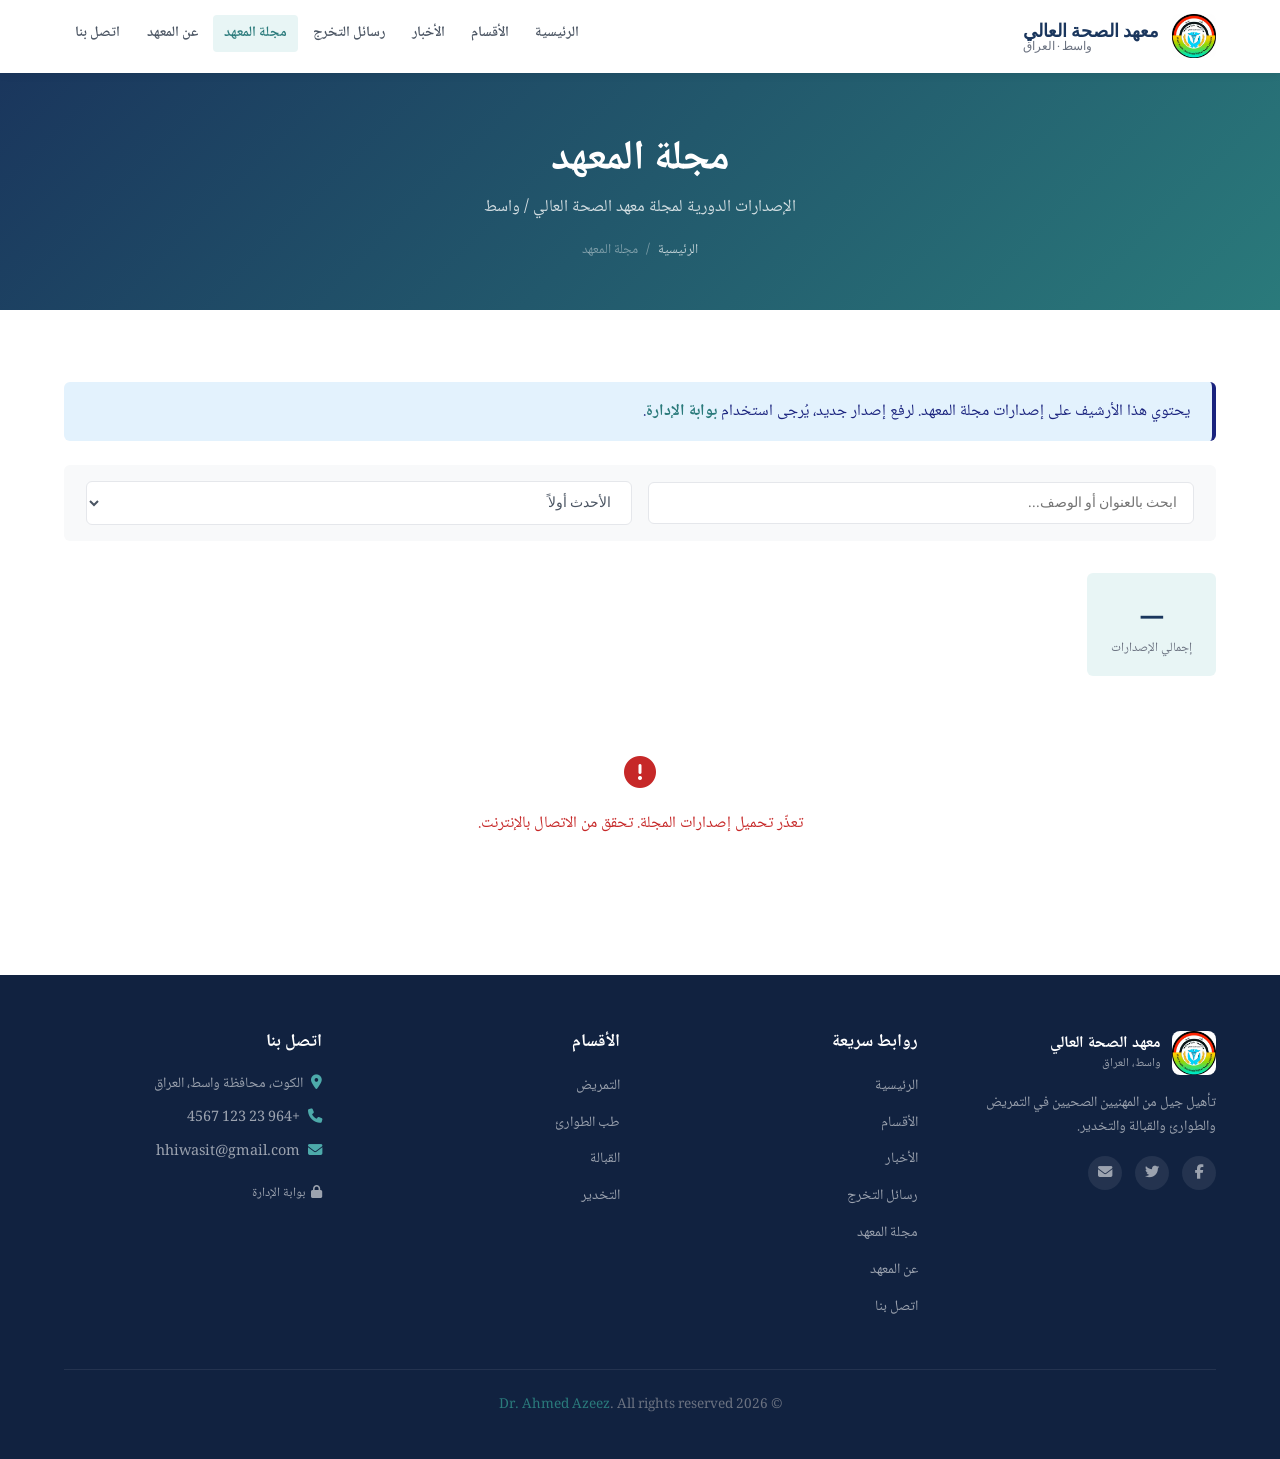
<file: bulletin.html>
<!DOCTYPE html>
<html lang="ar" dir="rtl">
<head>
  <meta charset="UTF-8"><meta name="viewport" content="width=device-width, initial-scale=1.0">
  <title>مجلة المعهد – المعهد الصحي العالي واسط</title>
  <link rel="stylesheet" href="https://cdnjs.cloudflare.com/ajax/libs/font-awesome/6.4.0/css/all.min.css">
  <link href="https://fonts.googleapis.com/css2?family=Playfair+Display:wght@400;600;700&family=Source+Sans+Pro:wght@300;400;600&family=Noto+Naskh+Arabic:wght@400;600;700&display=swap" rel="stylesheet">
  <link rel="icon" type="image/jpeg" href="images/logo.jpg">
  <link rel="stylesheet" href="css/style.css">
</head>
<body class="rtl">
<header id="site-header"></header>
<div class="page-header">
  <h1 id="ph_t"></h1><p id="ph_s"></p>
  <div class="breadcrumb"><a href="index.html" id="bc_home"></a><span>/</span><span id="bc_cur"></span></div>
</div>
<section class="section">
  <div class="container">
    <div class="alert alert-info" id="notice_txt"></div>
    <div class="filter-bar">
      <input type="text" id="searchInput" placeholder="ابحث بالعنوان أو الوصف...">
      <select id="sortBy">
        <option value="date-desc">الأحدث أولاً</option>
        <option value="date-asc">الأقدم أولاً</option>
      </select>
    </div>

    <!-- Stats -->
    <div style="display:flex;gap:2rem;flex-wrap:wrap;margin-bottom:2rem">
      <div style="text-align:center;padding:1rem 1.5rem;background:var(--teal-pale);border-radius:var(--radius);min-width:110px">
        <div style="font-family:'Playfair Display',serif;font-size:1.8rem;font-weight:700;color:var(--navy)" id="totalCount">—</div>
        <div style="font-size:.8rem;color:var(--gray)">إجمالي الإصدارات</div>
      </div>
    </div>

    <div id="loadingBulletins" style="text-align:center;padding:3rem;color:var(--gray)">
      <i class="fas fa-spinner fa-spin fa-2x"></i><p style="margin-top:1rem">جارٍ تحميل إصدارات المجلة...</p>
    </div>
    <div id="bulletinsGrid" class="news-grid" style="display:none"></div>
    <div id="noResults" style="display:none;text-align:center;padding:3rem;color:var(--gray)">
      <i class="fas fa-book-open" style="font-size:2rem;margin-bottom:1rem;display:block;opacity:.4"></i>
      <span id="no_res_txt"></span>
    </div>
  </div>
</section>

<footer id="site-footer"></footer>
<script src="js/app.js"></script><script src="js/layout.js"></script>
<script>
let _allBulletins = [];

async function loadBulletins() {
  try {
    _allBulletins = await HHI.getBulletins();
    document.getElementById('loadingBulletins').style.display = 'none';
    document.getElementById('bulletinsGrid').style.display = 'grid';
    document.getElementById('totalCount').textContent = _allBulletins.length;
    render();
  } catch(e) {
    document.getElementById('loadingBulletins').innerHTML =
      '<i class="fas fa-exclamation-circle fa-2x" style="color:#c62828"></i><p style="margin-top:1rem;color:#c62828">تعذّر تحميل إصدارات المجلة. تحقق من الاتصال بالإنترنت.</p>';
  }
}

function render() {
  const q = document.getElementById('searchInput').value.toLowerCase();
  const sort = document.getElementById('sortBy').value;
  let list = _allBulletins.filter(b => {
    if (q && !b.title.toLowerCase().includes(q) && !(b.description||'').toLowerCase().includes(q)) return false;
    return true;
  });
  if (sort==='date-desc') list.sort((a,b)=>new Date(b.date)-new Date(a.date));
  else list.sort((a,b)=>new Date(a.date)-new Date(b.date));

  const grid = document.getElementById('bulletinsGrid');
  const none = document.getElementById('noResults');
  if (!list.length) {
    grid.innerHTML = '';
    none.style.display = 'block';
    document.getElementById('no_res_txt').textContent = _allBulletins.length ? 'لا توجد إصدارات مطابقة لبحثك.' : 'لا توجد إصدارات حتى الآن.';
    return;
  }
  none.style.display = 'none';
  grid.innerHTML = list.map(b => `
    <article class="news-card">
      ${b.cover_image ? `<div class="news-img" style="background-image:url('${escHtml(b.cover_image)}')"></div>` : `<div class="news-img" style="display:flex;align-items:center;justify-content:center;background:var(--teal-pale)"><img src="images/bulletin-logo.png" alt="bulletin logo" style="max-width:100%;max-height:100%;object-fit:contain;"></div>`}
      <div class="news-body">
        ${b.issue_number ? `<span class="news-category">العدد ${escHtml(b.issue_number)}</span>` : ''}
        <h3 class="news-title">${escHtml(b.title)}</h3>
        <p class="news-excerpt">${escHtml((b.description||'').length>180 ? b.description.substring(0,180)+'…' : (b.description||''))}</p>
        <div class="news-meta">
          <span><i class="fas fa-calendar-alt"></i> ${formatDate(b.date)}</span>
          ${b.filesize ? `<span><i class="fas fa-file-pdf"></i> ${escHtml(b.filesize)}</span>` : ''}
        </div>
        <div style="margin-top:1rem">
          ${b.file_url
            ? `<a href="${escHtml(b.file_url)}" target="_blank" class="btn btn-secondary btn-sm"><i class="fas fa-download" style="margin-left:.4rem"></i>تحميل المجلة</a>`
            : `<span class="btn btn-secondary btn-sm" style="opacity:.5;cursor:not-allowed"><i class="fas fa-lock" style="margin-left:.4rem"></i>لا توجد إصدارات حتى الآن.</span>`}
        </div>
      </div>
    </article>`).join('');
}

document.getElementById('searchInput').addEventListener('input', render);
document.getElementById('sortBy').addEventListener('change', render);

function renderPage() {
  renderHeader('bulletin.html'); renderFooter();
  document.getElementById('ph_t').textContent = 'مجلة المعهد';
  document.getElementById('ph_s').textContent = 'الإصدارات الدورية لمجلة معهد الصحة العالي  / واسط';
  document.getElementById('bc_home').textContent = 'الرئيسية';
  document.getElementById('bc_cur').textContent = 'مجلة المعهد';
  document.getElementById('notice_txt').innerHTML = 'يحتوي هذا الأرشيف على إصدارات مجلة المعهد. لرفع إصدار جديد، يُرجى استخدام <a href="admin.html"><strong>بوابة الإدارة</strong></a>.';
  document.body.classList.add('rtl');
  document.documentElement.dir = 'rtl';
  document.documentElement.lang = 'ar';
  document.title = 'مجلة المعهد – المعهد الصحي العالي واسط';
}
renderPage();
loadBulletins();
</script>
</body>
</html>
</file>
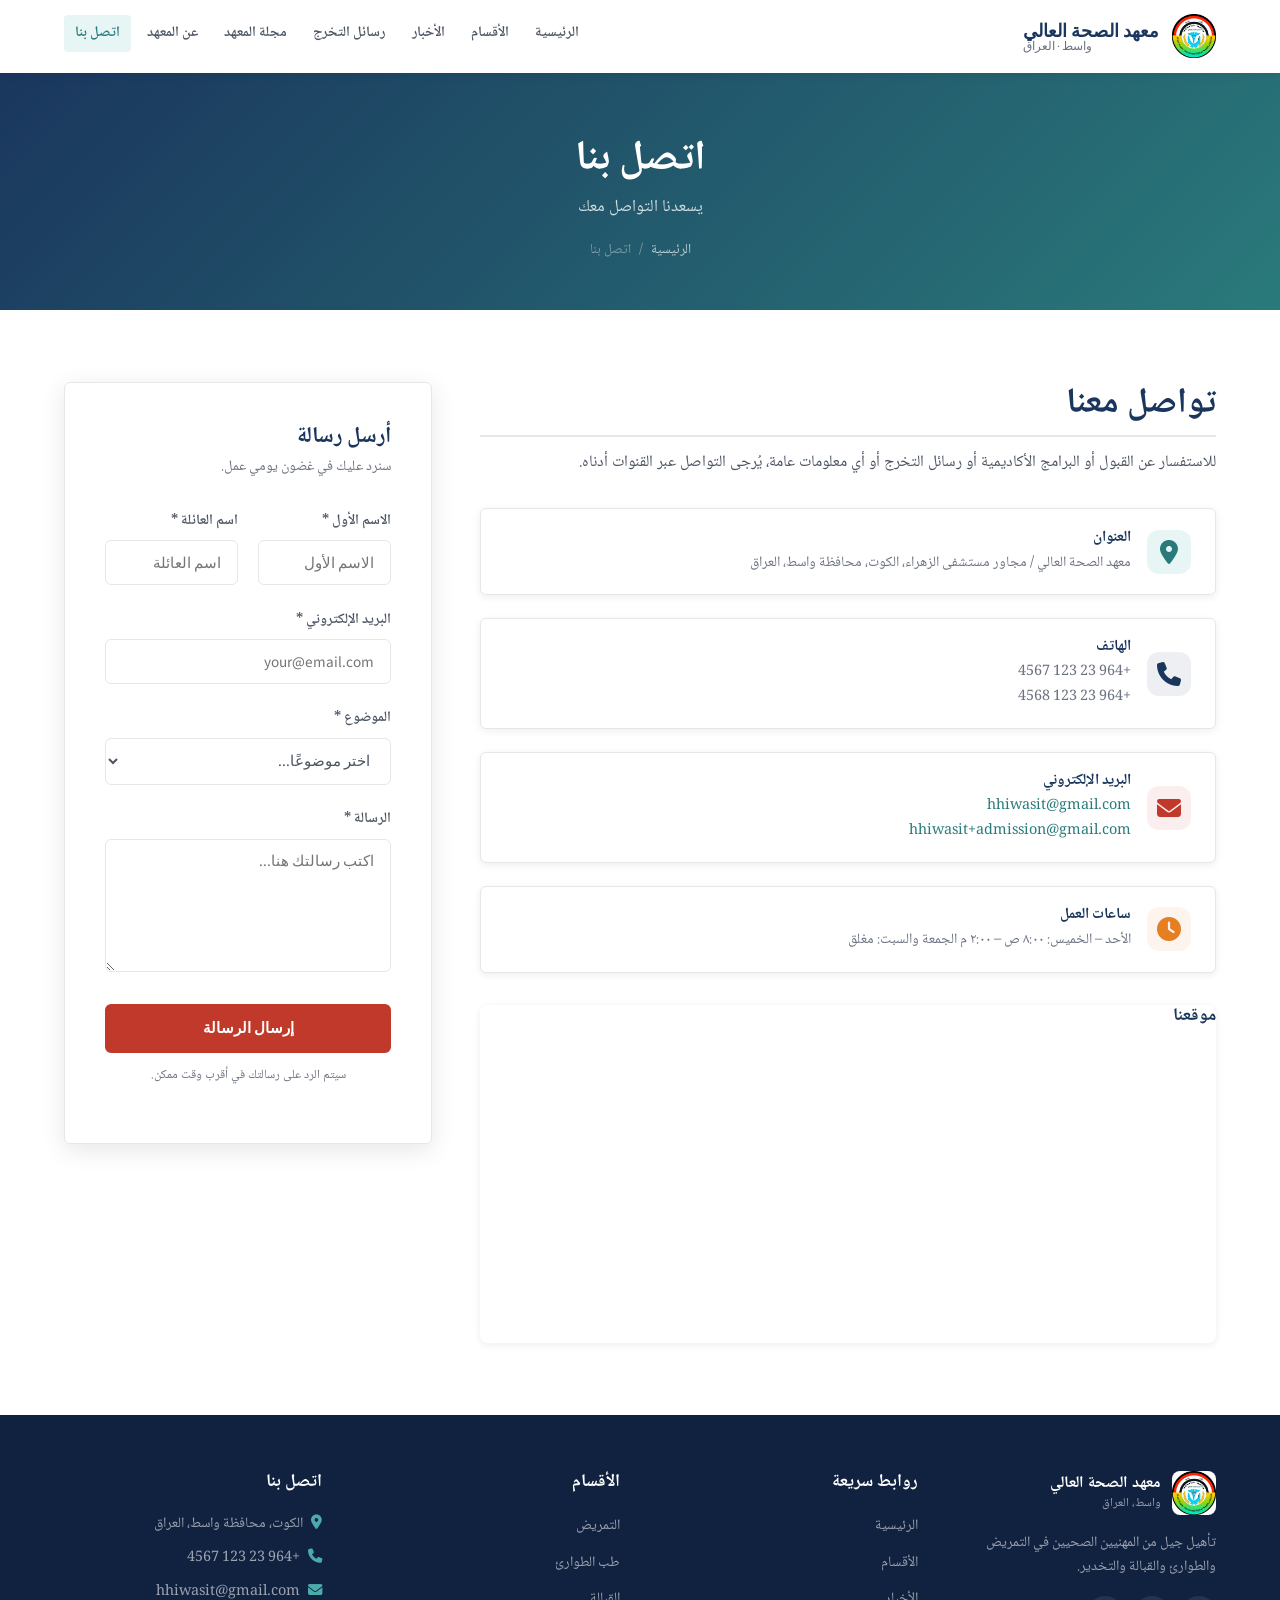
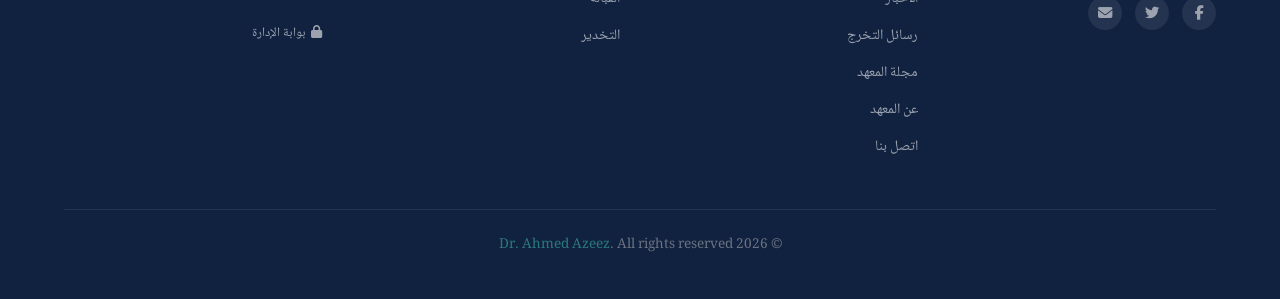
<file: contact.html>
<!DOCTYPE html>
<html lang="ar" dir="rtl">
<head>
  <meta charset="UTF-8"><meta name="viewport" content="width=device-width, initial-scale=1.0">
  <title>اتصل بنا – المعهد الصحي العالي واسط</title>
  <link rel="stylesheet" href="https://cdnjs.cloudflare.com/ajax/libs/font-awesome/6.4.0/css/all.min.css">
  <link href="https://fonts.googleapis.com/css2?family=Playfair+Display:wght@400;600;700&family=Source+Sans+Pro:wght@300;400;600&family=Noto+Naskh+Arabic:wght@400;600;700&display=swap" rel="stylesheet">
  <link rel="icon" type="image/jpeg" href="images/logo.jpg">
  <link rel="stylesheet" href="css/style.css">
</head>
<body class="rtl">
<header id="site-header"></header>
<div class="page-header">
  <h1 id="ph_t"></h1><p id="ph_s"></p>
  <div class="breadcrumb"><a href="index.html" id="bc_home"></a><span>/</span><span id="bc_cur"></span></div>
</div>

<section class="section">
  <div class="container">
    <div class="grid-split" style="gap:3rem;align-items:start">
      <div>
        <h2 id="git_t"></h2><p id="git_p"></p>
        <div style="display:flex;flex-direction:column;gap:1.4rem;margin-top:2rem">
          <div class="card" style="padding:1.2rem 1.5rem">
            <div style="display:flex;gap:1rem;align-items:center">
              <div class="card-icon teal" style="flex-shrink:0;width:44px;height:44px;margin:0"><i class="fas fa-map-marker-alt"></i></div>
              <div><h4 style="font-size:.95rem;margin-bottom:.2rem" id="addr_lbl"></h4><p style="margin:0;font-size:.9rem;color:var(--gray)" id="addr_val"></p></div>
            </div>
          </div>
          <div class="card" style="padding:1.2rem 1.5rem">
            <div style="display:flex;gap:1rem;align-items:center">
              <div class="card-icon navy" style="flex-shrink:0;width:44px;height:44px;margin:0"><i class="fas fa-phone"></i></div>
              <div><h4 style="font-size:.95rem;margin-bottom:.2rem" id="phone_lbl"></h4><p style="margin:0;font-size:.9rem;color:var(--gray)">+964 23 123 4567<br>+964 23 123 4568</p></div>
            </div>
          </div>
          <div class="card" style="padding:1.2rem 1.5rem">
            <div style="display:flex;gap:1rem;align-items:center">
              <div class="card-icon accent" style="flex-shrink:0;width:44px;height:44px;margin:0"><i class="fas fa-envelope"></i></div>
              <div><h4 style="font-size:.95rem;margin-bottom:.2rem" id="email_lbl"></h4><p style="margin:0;font-size:.9rem"><a href="mailto:hhiwasit@gmail.com">hhiwasit@gmail.com</a><br><a href="mailto:hhiwasit+admission@gmail.com">hhiwasit+admission@gmail.com</a></p></div>
            </div>
          </div>
          <div class="card" style="padding:1.2rem 1.5rem">
            <div style="display:flex;gap:1rem;align-items:center">
              <div class="card-icon orange" style="flex-shrink:0;width:44px;height:44px;margin:0"><i class="fas fa-clock"></i></div>
              <div><h4 style="font-size:.95rem;margin-bottom:.2rem" id="hours_lbl"></h4><p style="margin:0;font-size:.9rem;color:var(--gray)" id="hours_val"></p></div>
            </div>
          </div>
        </div>
        <div style="margin-top:2rem;border-radius:8px;overflow:hidden;box-shadow:var(--shadow-sm)">
          <h4 style="margin-bottom:1rem">موقعنا</h4>
          <iframe src="https://www.google.com/maps/embed?pb=!1m18!1m12!1m3!1d3364.1244124331406!2d45.803708775324814!3d32.52282399693383!2m3!1f0!2f0!3f0!3m2!1i1024!2i768!4f13.1!3m3!1m2!1s0x3fe3b9df14195b1b%3A0x36bc57f01b6b3f09!2sHealth%20professions%20high%20institute!5e0!3m2!1sen!2siq!4v1782850208721!5m2!1sen!2siq" 
          width="100%" height="300" style="border:0;display:block;" 
          allowfullscreen="" loading="lazy" referrerpolicy="strict-origin-when-cross-origin">
          </iframe>
        </div>
      </div>

      <div>
        <div class="card-white" style="background:#fff;border-radius:var(--radius);padding:2.5rem;box-shadow:var(--shadow-md);border:1px solid var(--border)">
          <h3 style="color:var(--navy);margin-bottom:.3rem" id="sm_t"></h3>
          <p style="color:var(--gray);font-size:.9rem;margin-bottom:1.8rem" id="sm_s"></p>
          <div id="formSuccess" class="alert alert-success" style="display:none"><i class="fas fa-check-circle" style="margin-left:.4rem"></i><span id="form_ok"></span></div>
          <div class="form-row">
            <div class="form-group"><label id="fn_lbl"></label><input type="text" id="c_fname" class="form-control"></div>
            <div class="form-group"><label id="ln_lbl"></label><input type="text" id="c_lname" class="form-control"></div>
          </div>
          <div class="form-group"><label id="em_lbl"></label><input type="email" id="c_email" class="form-control" placeholder="your@email.com"></div>
          <div class="form-group">
            <label id="subj_lbl"></label>
            <select id="c_subject" class="form-control">
              <option value="" id="c_s0"></option>
              <option id="c_s1"></option><option id="c_s2"></option>
              <option id="c_s3"></option><option id="c_s4"></option>
              <option id="c_s5"></option><option id="c_s6"></option>
            </select>
          </div>
          <div class="form-group"><label id="msg_lbl"></label><textarea id="c_message" class="form-control" rows="5"></textarea></div>
          <button onclick="sendMessage()" class="btn btn-primary" style="width:100%" id="send_btn">إرسال الرسالة</button>
          <p style="font-size:.78rem;color:var(--gray);margin-top:.75rem;text-align:center" id="form_note"></p>
        </div>
      </div>
    </div>
  </div>
</section>

<footer id="site-footer"></footer>
<script src="js/app.js"></script><script src="js/layout.js"></script>
<script>
async function sendMessage(){
  const f=document.getElementById('c_fname').value.trim();
  const l=document.getElementById('c_lname').value.trim();
  const e=document.getElementById('c_email').value.trim();
  const s=document.getElementById('c_subject').value;
  const m=document.getElementById('c_message').value.trim();
  if(!f||!l||!e||!s||!m){alert('يُرجى ملء جميع الحقول المطلوبة.');return;}

  const btn=document.getElementById('send_btn');
  btn.disabled=true; btn.textContent='جارٍ الإرسال...';

  try {
    const res = await fetch('https://formspree.io/f/xbdevoqq', {
      method: 'POST',
      headers: { 'Accept': 'application/json', 'Content-Type': 'application/json' },
      body: JSON.stringify({ name: f+' '+l, email: e, subject: s, message: m })
    });
    if (res.ok) {
      document.getElementById('formSuccess').style.display='block';
      ['c_fname','c_lname','c_email','c_message'].forEach(id=>document.getElementById(id).value='');
      document.getElementById('c_subject').value='';
    } else {
      alert('فشل الإرسال. يرجى المحاولة مرة أخرى.');
    }
  } catch(err) {
    alert('تعذّر الإرسال. تحقق من اتصالك بالإنترنت.');
  }

  btn.disabled=false; btn.textContent='إرسال الرسالة';
}

function renderPage(){
  renderHeader('contact.html'); renderFooter();
  const set=(id,v)=>{const e=document.getElementById(id);if(e)e.textContent=v;};
  set('ph_t','اتصل بنا'); set('ph_s','يسعدنا التواصل معك');
  set('bc_home','الرئيسية'); set('bc_cur','اتصل بنا');
  set('git_t','تواصل معنا'); set('git_p','للاستفسار عن القبول أو البرامج الأكاديمية أو رسائل التخرج أو أي معلومات عامة، يُرجى التواصل عبر القنوات أدناه.');
  set('addr_lbl','العنوان'); set('addr_val','معهد الصحة العالي  / مجاور مستشفى الزهراء، الكوت، محافظة واسط، العراق');
  set('phone_lbl','الهاتف'); set('email_lbl','البريد الإلكتروني');
  set('hours_lbl','ساعات العمل'); set('hours_val','الأحد – الخميس: ٨:٠٠ ص – ٢:٠٠ م\nالجمعة والسبت: مغلق');
  set('dept_c_t','التواصل مع الأقسام');
  set('dc_nur','التمريض');
  set('dc_emr','الطوارئ');
  set('dc_mid','القبالة');
  set('dc_ane','التخدير');
  set('sm_t','أرسل رسالة'); set('sm_s','سنرد عليك في غضون يومي عمل.');
  set('form_ok','تم إرسال رسالتك! سنتواصل معك قريبًا.');
  set('fn_lbl','الاسم الأول *'); document.getElementById('c_fname').placeholder='الاسم الأول';
  set('ln_lbl','اسم العائلة *'); document.getElementById('c_lname').placeholder='اسم العائلة';
  set('em_lbl','البريد الإلكتروني *'); set('subj_lbl','الموضوع *');
  set('c_s0','اختر موضوعًا...'); set('c_s1','استفسار عن القبول'); set('c_s2','معلومات عن البرامج');
  set('c_s3','الوصول إلى رسائل التخرج'); set('c_s4','الشراكات الإكلينيكية');
  set('c_s5','استفسار عام'); set('c_s6','أخرى');
  set('msg_lbl','الرسالة *'); document.getElementById('c_message').placeholder='اكتب رسالتك هنا...';
  set('form_note','سيتم الرد على رسالتك في أقرب وقت ممكن.');
  document.body.classList.add('rtl');
  document.documentElement.dir='rtl';
  document.documentElement.lang='ar';
  document.title='اتصل بنا – المعهد الصحي العالي واسط';
}
renderPage();
</script>
</body>
</html>
</file>
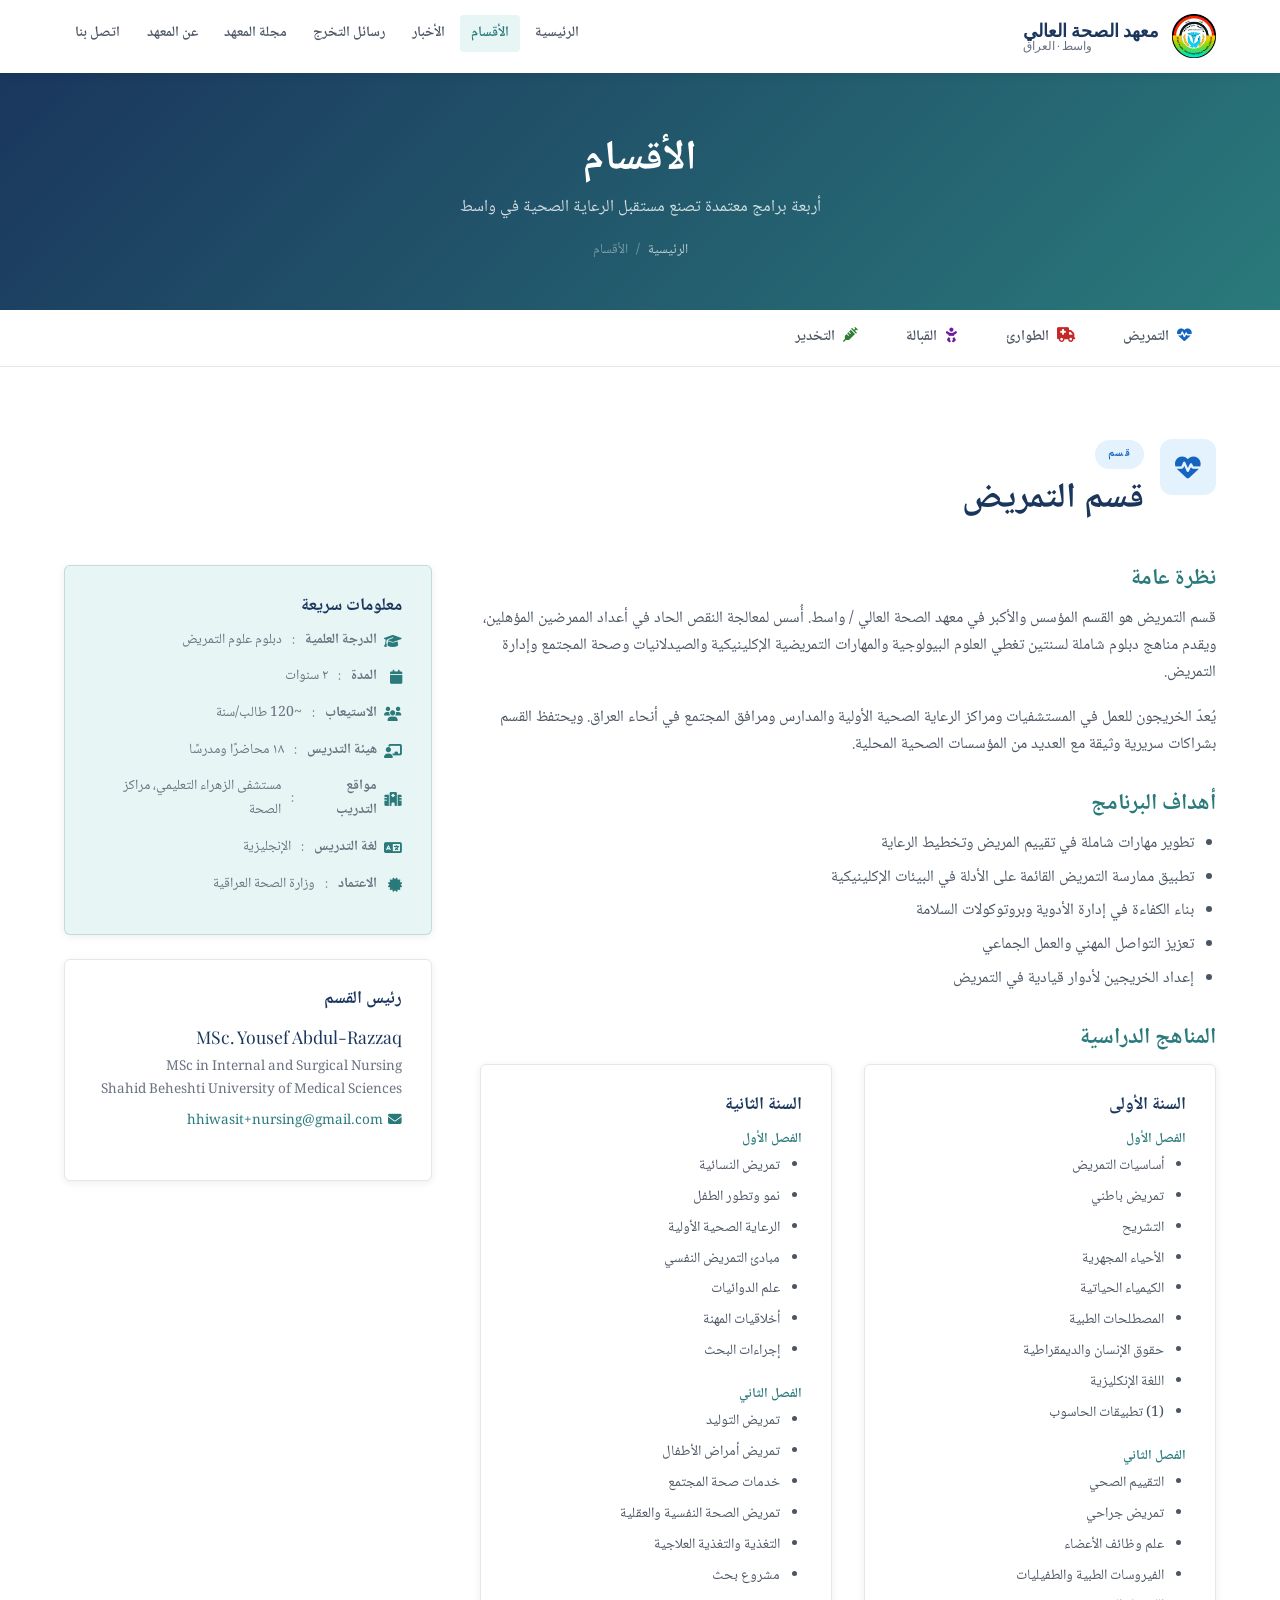
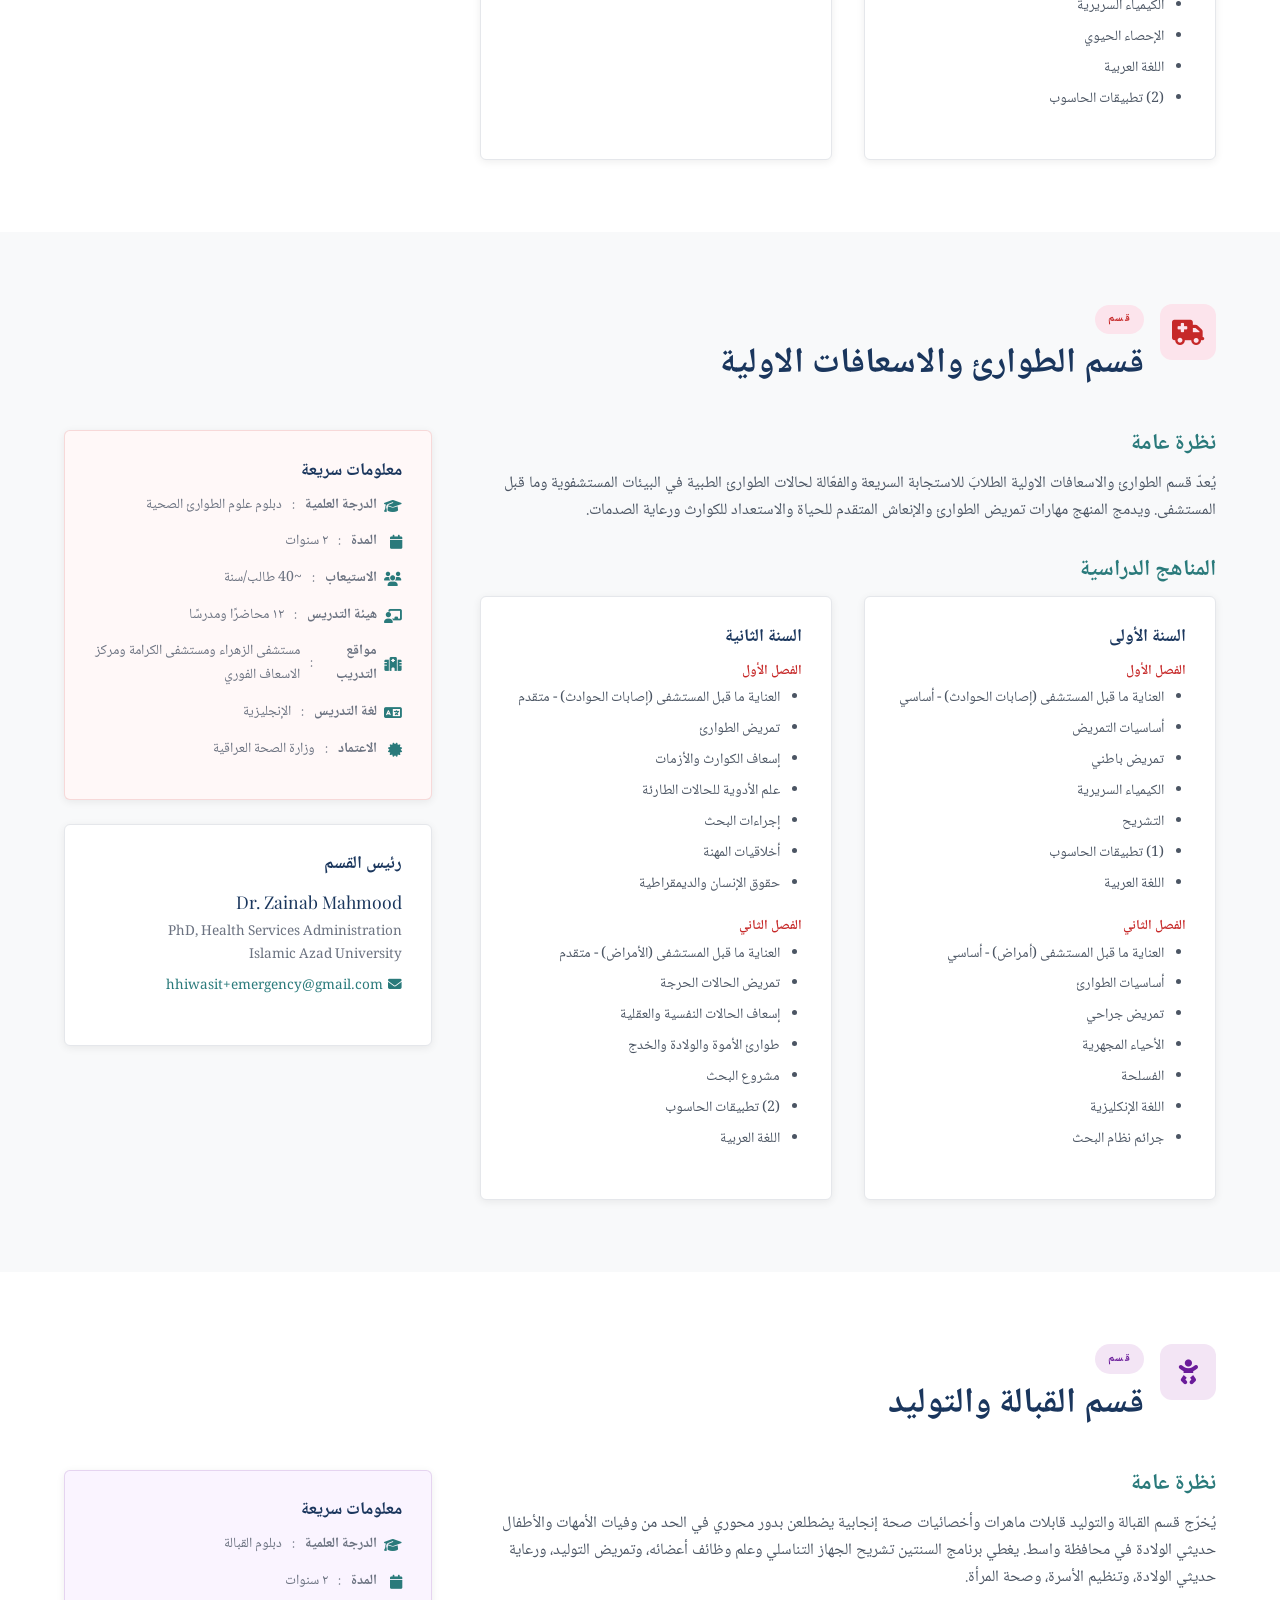
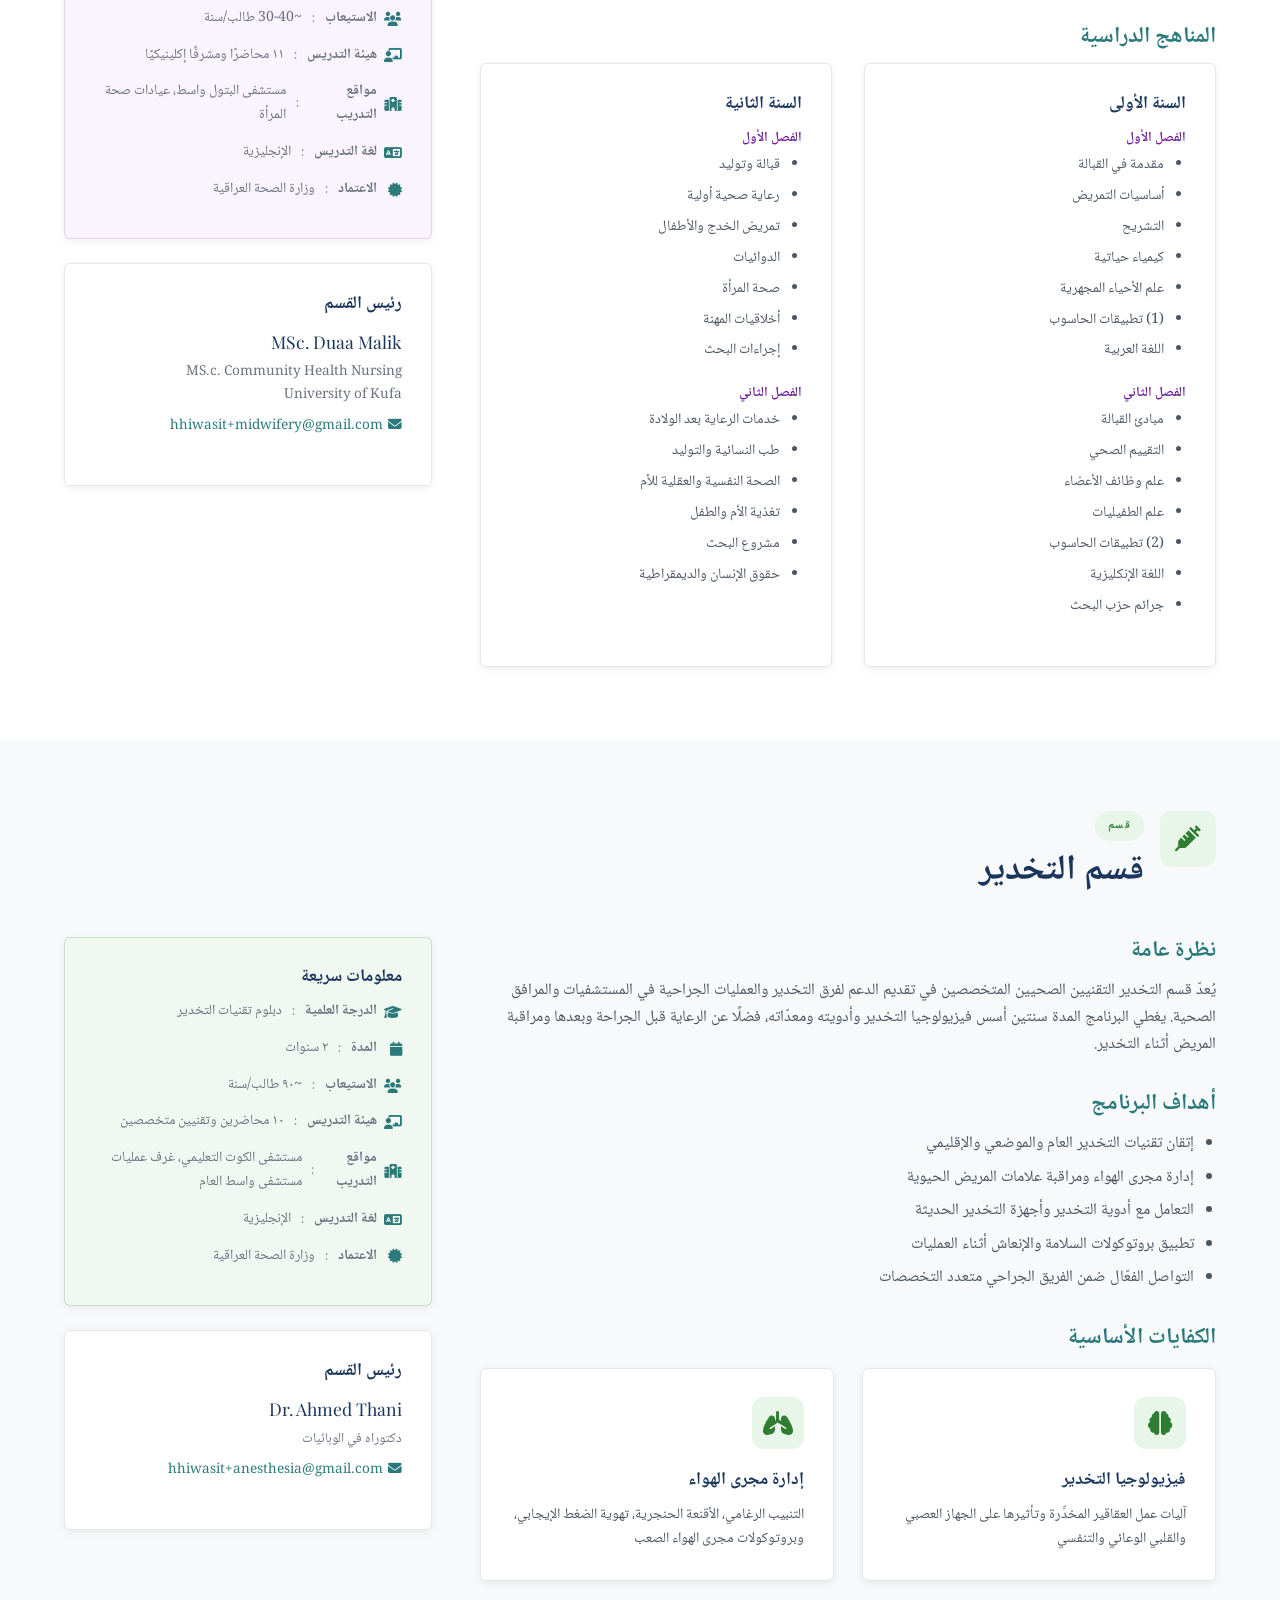
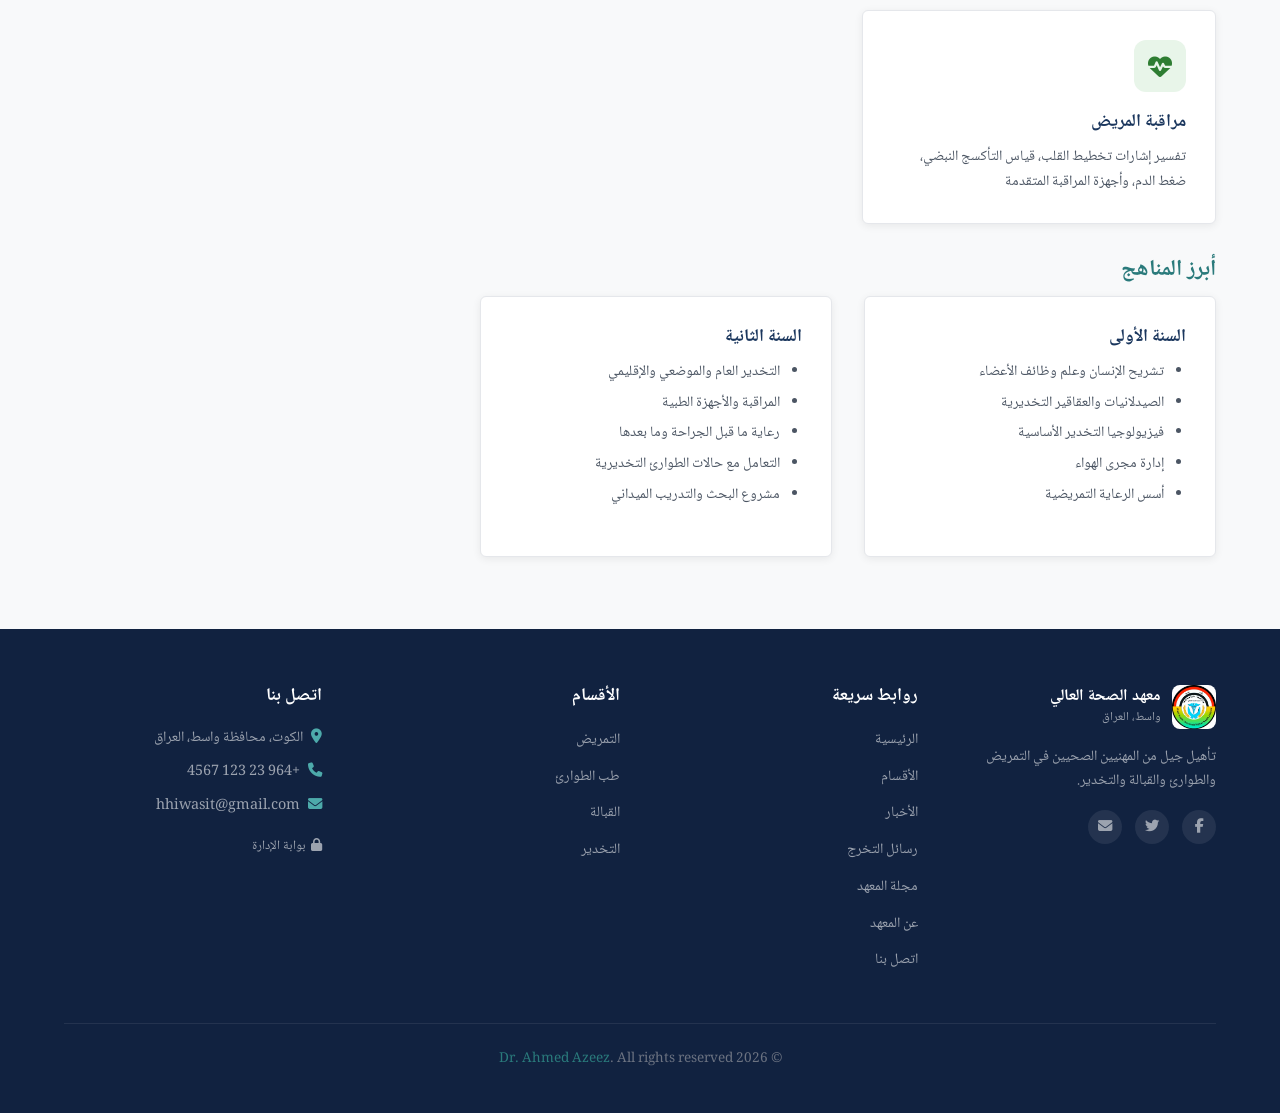
<file: departments.html>
<!DOCTYPE html>
<html lang="ar" dir="rtl">
<head>
    <meta charset="UTF-8">
    <meta name="viewport" content="width=device-width, initial-scale=1.0">
    <title>الأقسام – المعهد الصحي العالي واسط</title>
    <link rel="stylesheet" href="https://cdnjs.cloudflare.com/ajax/libs/font-awesome/6.4.0/css/all.min.css">
    <link href="https://fonts.googleapis.com/css2?family=Playfair+Display:wght@400;600;700&family=Source+Sans+Pro:wght@300;400;600&family=Noto+Naskh+Arabic:wght@400;600;700&display=swap" rel="stylesheet">
  <link rel="icon" type="image/jpeg" href="images/logo.jpg">
    <link rel="stylesheet" href="css/style.css">
</head>
<body class="rtl">
    <header id="site-header"></header>

    <!-- ===== PAGE HEADER ===== -->
    <div class="page-header">
        <h1 id="ph_t"></h1>
        <p id="ph_s"></p>
        <div class="breadcrumb"><a href="index.html" id="bc_home"></a><span>/</span><span id="bc_cur"></span></div>
    </div>

    <!-- ===== STICKY TAB NAV ===== -->
    <div style="background:#fff;border-bottom:1px solid var(--border);position:sticky;top:70px;z-index:100">
        <div class="container" style="display:flex;gap:0;overflow-x:auto">
            <a href="#nursing" id="tab_nur" style="padding:.9rem 1.5rem;font-weight:600;color:var(--gray-dark);border-bottom:3px solid transparent;white-space:nowrap;font-size:.92rem"></a>
            <a href="#emergency" id="tab_emr" style="padding:.9rem 1.5rem;font-weight:600;color:var(--gray-dark);border-bottom:3px solid transparent;white-space:nowrap;font-size:.92rem"></a>
            <a href="#midwifery" id="tab_mid" style="padding:.9rem 1.5rem;font-weight:600;color:var(--gray-dark);border-bottom:3px solid transparent;white-space:nowrap;font-size:.92rem"></a>
            <a href="#anesthesia" id="tab_ane" style="padding:.9rem 1.5rem;font-weight:600;color:var(--gray-dark);border-bottom:3px solid transparent;white-space:nowrap;font-size:.92rem"></a>
        </div>
    </div>

    <!-- ============================================================ -->
    <!-- NURSING                                                       -->
    <!-- ============================================================ -->
    <section class="section" id="nursing">
        <div class="container">
            <div style="display:flex;align-items:flex-start;gap:1rem;margin-bottom:2rem">
                <div style="background:#e3f2fd;color:#1565c0;width:56px;height:56px;border-radius:12px;display:flex;align-items:center;justify-content:center;font-size:1.6rem;flex-shrink:0"><i class="fas fa-heartbeat"></i></div>
                <div><span class="dept-badge nursing" style="margin-bottom:.5rem" id="n_badge"></span><h2 style="border:none;padding:0" id="n_name"></h2></div>
            </div>
            <div class="grid-split" style="gap:3rem">
                <div>
                    <h3 id="n_ov_t"></h3>
                    <p id="n_p1"></p>
                    <p id="n_p2"></p>
                    <h3 style="margin-top:2rem" id="n_obj_t"></h3>
                    <ul id="n_obj_list"></ul>
                    <h3 style="margin-top:2rem" id="n_cur_t"></h3>
                    <!-- Year 1 + Year 2 cards with semesters -->
                    <div class="grid-2">
                        <div class="card" id="n_year1_card">
                            <h4 id="n_yr1_label"></h4>
                            <div style="margin-top:.6rem">
                                <div style="font-size:.85rem;font-weight:600;color:var(--teal);margin-bottom:.2rem" id="n_sem1_label"></div>
                                <ul style="font-size:.9rem" id="n_sem1_list"></ul>
                            </div>
                            <div style="margin-top:.8rem">
                                <div style="font-size:.85rem;font-weight:600;color:var(--teal);margin-bottom:.2rem" id="n_sem2_label"></div>
                                <ul style="font-size:.9rem" id="n_sem2_list"></ul>
                            </div>
                        </div>
                        <div class="card" id="n_year2_card">
                            <h4 id="n_yr2_label"></h4>
                            <div style="margin-top:.6rem">
                                <div style="font-size:.85rem;font-weight:600;color:var(--teal);margin-bottom:.2rem" id="n_sem3_label"></div>
                                <ul style="font-size:.9rem" id="n_sem3_list"></ul>
                            </div>
                            <div style="margin-top:.8rem">
                                <div style="font-size:.85rem;font-weight:600;color:var(--teal);margin-bottom:.2rem" id="n_sem4_label"></div>
                                <ul style="font-size:.9rem" id="n_sem4_list"></ul>
                            </div>
                        </div>
                    </div>
                </div>
                <div>
                    <!-- Quick facts card – standardized fields -->
                    <div class="card" style="background:var(--teal-pale);border:1px solid rgba(42,122,123,.2)">
                        <h4 style="color:var(--navy)" id="qf_t"></h4>
                        <div class="dept-detail" style="margin-bottom:.8rem"><i class="fas fa-graduation-cap"></i><strong id="n_deg_lbl"></strong>: <span id="n_deg_val"></span></div>
                        <div class="dept-detail" style="margin-bottom:.8rem"><i class="fas fa-calendar"></i><strong id="n_dur_lbl"></strong>: <span id="n_dur_val"></span></div>
                        <div class="dept-detail" style="margin-bottom:.8rem"><i class="fas fa-users"></i><strong id="n_enr_lbl"></strong>: <span id="n_enr_val"></span></div>
                        <div class="dept-detail" style="margin-bottom:.8rem"><i class="fas fa-chalkboard-teacher"></i><strong id="n_fac_lbl"></strong>: <span id="n_fac_val"></span></div>
                        <div class="dept-detail" style="margin-bottom:.8rem"><i class="fas fa-hospital"></i><strong id="n_site_lbl"></strong>: <span id="n_site_val"></span></div>
                        <div class="dept-detail" style="margin-bottom:.8rem"><i class="fas fa-language"></i><strong id="n_lang_lbl"></strong>: <span id="n_lang_val"></span></div>
                        <div class="dept-detail"><i class="fas fa-certificate"></i><strong id="n_accr_lbl"></strong>: <span id="n_accr_val"></span></div>
                    </div>
                    <div class="card" style="margin-top:1.5rem">
                        <h4 id="n_hod_lbl"></h4>
                        <div class="name" style="font-family:'Playfair Display',serif;font-size:1.1rem;color:var(--navy);margin-bottom:.25rem">MSc. Yousef Abdul-Razzaq</div>
                        <p style="font-size:.85rem;color:var(--gray);margin:0">MSc in Internal and Surgical Nursing <br>Shahid Beheshti University of Medical Sciences</p>
                        <p style="font-size:.85rem;color:var(--teal);margin-top:.5rem"><i class="fas fa-envelope" style="margin-left:.3rem"></i>hhiwasit+nursing@gmail.com</p>
                    </div>
                </div>
            </div>
        </div>
    </section>

    <!-- ============================================================ -->
    <!-- EMERGENCY                                                     -->
    <!-- ============================================================ -->
    <section class="section section-alt" id="emergency">
        <div class="container">
            <div style="display:flex;align-items:flex-start;gap:1rem;margin-bottom:2rem">
                <div style="background:#fce4ec;color:#c62828;width:56px;height:56px;border-radius:12px;display:flex;align-items:center;justify-content:center;font-size:1.6rem;flex-shrink:0"><i class="fas fa-ambulance"></i></div>
                <div><span class="dept-badge emergency" style="margin-bottom:.5rem" id="e_badge"></span><h2 style="border:none;padding:0" id="e_name"></h2></div>
            </div>
            <div class="grid-split" style="gap:3rem">
                <div>
                    <h3 id="e_ov_t"></h3>
                    <p id="e_p1"></p>
                    <h3 style="margin-top:2rem" id="e_cur_t"></h3>
                    <div class="grid-2">
                        <div class="card" id="e_year1_card">
                            <h4 id="e_yr1_label"></h4>
                            <div style="margin-top:.6rem">
                                <div style="font-size:.85rem;font-weight:600;color:#c62828;margin-bottom:.2rem" id="e_sem1_label"></div>
                                <ul style="font-size:.9rem" id="e_sem1_list"></ul>
                            </div>
                            <div style="margin-top:.8rem">
                                <div style="font-size:.85rem;font-weight:600;color:#c62828;margin-bottom:.2rem" id="e_sem2_label"></div>
                                <ul style="font-size:.9rem" id="e_sem2_list"></ul>
                            </div>
                        </div>
                        <div class="card" id="e_year2_card">
                            <h4 id="e_yr2_label"></h4>
                            <div style="margin-top:.6rem">
                                <div style="font-size:.85rem;font-weight:600;color:#c62828;margin-bottom:.2rem" id="e_sem3_label"></div>
                                <ul style="font-size:.9rem" id="e_sem3_list"></ul>
                            </div>
                            <div style="margin-top:.8rem">
                                <div style="font-size:.85rem;font-weight:600;color:#c62828;margin-bottom:.2rem" id="e_sem4_label"></div>
                                <ul style="font-size:.9rem" id="e_sem4_list"></ul>
                            </div>
                        </div>
                    </div>
                </div>
                <div>
                    <!-- Quick facts card – standardized fields -->
                    <div class="card" style="background:#fff8f8;border:1px solid rgba(198,40,40,.15)">
                        <h4 style="color:var(--navy)" id="e_qf_t"></h4>
                        <div class="dept-detail" style="margin-bottom:.8rem"><i class="fas fa-graduation-cap"></i><strong id="e_deg_lbl"></strong>: <span id="e_deg_val"></span></div>
                        <div class="dept-detail" style="margin-bottom:.8rem"><i class="fas fa-calendar"></i><strong id="e_dur_lbl"></strong>: <span id="e_dur_val"></span></div>
                        <div class="dept-detail" style="margin-bottom:.8rem"><i class="fas fa-users"></i><strong id="e_enr_lbl"></strong>: <span id="e_enr_val"></span></div>
                        <div class="dept-detail" style="margin-bottom:.8rem"><i class="fas fa-chalkboard-teacher"></i><strong id="e_fac_lbl"></strong>: <span id="e_fac_val"></span></div>
                        <div class="dept-detail" style="margin-bottom:.8rem"><i class="fas fa-hospital"></i><strong id="e_site_lbl"></strong>: <span id="e_site_val"></span></div>
                        <div class="dept-detail" style="margin-bottom:.8rem"><i class="fas fa-language"></i><strong id="e_lang_lbl"></strong>: <span id="e_lang_val"></span></div>
                        <div class="dept-detail"><i class="fas fa-certificate"></i><strong id="e_accr_lbl"></strong>: <span id="e_accr_val"></span></div>
                    </div>
                    <div class="card" style="margin-top:1.5rem">
                        <h4 id="e_hod_lbl"></h4>
                        <div class="name" style="font-family:'Playfair Display',serif;font-size:1.1rem;color:var(--navy);margin-bottom:.25rem">Dr. Zainab Mahmood</div>
                        <p style="font-size:.85rem;color:var(--gray);margin:0">PhD, Health Services Administration<br>Islamic Azad University</p>
                        <p style="font-size:.85rem;color:var(--teal);margin-top:.5rem"><i class="fas fa-envelope" style="margin-left:.3rem"></i>hhiwasit+emergency@gmail.com</p>
                    </div>
                </div>
            </div>
        </div>
    </section>

    <!-- ============================================================ -->
    <!-- MIDWIFERY                                                     -->
    <!-- ============================================================ -->
    <section class="section" id="midwifery">
        <div class="container">
            <div style="display:flex;align-items:flex-start;gap:1rem;margin-bottom:2rem">
                <div style="background:#f3e5f5;color:#6a1b9a;width:56px;height:56px;border-radius:12px;display:flex;align-items:center;justify-content:center;font-size:1.6rem;flex-shrink:0"><i class="fas fa-baby"></i></div>
                <div><span class="dept-badge midwifery" style="margin-bottom:.5rem" id="m_badge"></span><h2 style="border:none;padding:0" id="m_name"></h2></div>
            </div>
            <div class="grid-split" style="gap:3rem">
                <div>
                    <h3 id="m_ov_t"></h3>
                    <p id="m_p1"></p>
                    <h3 style="margin-top:2rem" id="m_cur_t"></h3>
                    <div class="grid-2">
                        <div class="card" id="m_year1_card">
                            <h4 id="m_yr1_label"></h4>
                            <div style="margin-top:.6rem">
                                <div style="font-size:.85rem;font-weight:600;color:#6a1b9a;margin-bottom:.2rem" id="m_sem1_label"></div>
                                <ul style="font-size:.9rem" id="m_sem1_list"></ul>
                            </div>
                            <div style="margin-top:.8rem">
                                <div style="font-size:.85rem;font-weight:600;color:#6a1b9a;margin-bottom:.2rem" id="m_sem2_label"></div>
                                <ul style="font-size:.9rem" id="m_sem2_list"></ul>
                            </div>
                        </div>
                        <div class="card" id="m_year2_card">
                            <h4 id="m_yr2_label"></h4>
                            <div style="margin-top:.6rem">
                                <div style="font-size:.85rem;font-weight:600;color:#6a1b9a;margin-bottom:.2rem" id="m_sem3_label"></div>
                                <ul style="font-size:.9rem" id="m_sem3_list"></ul>
                            </div>
                            <div style="margin-top:.8rem">
                                <div style="font-size:.85rem;font-weight:600;color:#6a1b9a;margin-bottom:.2rem" id="m_sem4_label"></div>
                                <ul style="font-size:.9rem" id="m_sem4_list"></ul>
                            </div>
                        </div>
                    </div>
                </div>
                <div>
                    <!-- Quick facts card – standardized fields -->
                    <div class="card" style="background:#faf4ff;border:1px solid rgba(106,27,154,.15)">
                        <h4 style="color:var(--navy)" id="m_qf_t"></h4>
                        <div class="dept-detail" style="margin-bottom:.8rem"><i class="fas fa-graduation-cap"></i><strong id="m_deg_lbl"></strong>: <span id="m_deg_val"></span></div>
                        <div class="dept-detail" style="margin-bottom:.8rem"><i class="fas fa-calendar"></i><strong id="m_dur_lbl"></strong>: <span id="m_dur_val"></span></div>
                        <div class="dept-detail" style="margin-bottom:.8rem"><i class="fas fa-users"></i><strong id="m_enr_lbl"></strong>: <span id="m_enr_val"></span></div>
                        <div class="dept-detail" style="margin-bottom:.8rem"><i class="fas fa-chalkboard-teacher"></i><strong id="m_fac_lbl"></strong>: <span id="m_fac_val"></span></div>
                        <div class="dept-detail" style="margin-bottom:.8rem"><i class="fas fa-hospital"></i><strong id="m_site_lbl"></strong>: <span id="m_site_val"></span></div>
                        <div class="dept-detail" style="margin-bottom:.8rem"><i class="fas fa-language"></i><strong id="m_lang_lbl"></strong>: <span id="m_lang_val"></span></div>
                        <div class="dept-detail"><i class="fas fa-certificate"></i><strong id="m_accr_lbl"></strong>: <span id="m_accr_val"></span></div>
                    </div>
                    <div class="card" style="margin-top:1.5rem">
                        <h4 id="m_hod_lbl"></h4>
                        <div class="name" style="font-family:'Playfair Display',serif;font-size:1.1rem;color:var(--navy);margin-bottom:.25rem">MSc. Duaa Malik</div>
                        <p style="font-size:.85rem;color:var(--gray);margin:0">MS.c. Community Health Nursing<br>University of Kufa</p>
                        <p style="font-size:.85rem;color:var(--teal);margin-top:.5rem"><i class="fas fa-envelope" style="margin-left:.3rem"></i>hhiwasit+midwifery@gmail.com</p>
                    </div>
                </div>
            </div>
        </div>
    </section>

    <!-- ============================================================ -->
    <!-- ANESTHESIA                                                    -->
    <!-- ============================================================ -->
    <section class="section section-alt" id="anesthesia">
        <div class="container">
            <div style="display:flex;align-items:flex-start;gap:1rem;margin-bottom:2rem">
                <div style="background:#e8f5e9;color:#2e7d32;width:56px;height:56px;border-radius:12px;display:flex;align-items:center;justify-content:center;font-size:1.6rem;flex-shrink:0"><i class="fas fa-syringe"></i></div>
                <div><span class="dept-badge anesthesia" style="margin-bottom:.5rem" id="a2_badge"></span><h2 style="border:none;padding:0" id="a2_name"></h2></div>
            </div>
            <div class="grid-split" style="gap:3rem">
                <div>
                    <h3 id="a2_ov_t"></h3>
                    <p id="a2_p1"></p>
                    <h3 style="margin-top:2rem" id="a2_obj_t"></h3>
                    <ul id="a2_obj_list"></ul>
                    <h3 style="margin-top:2rem" id="a2_comp_t"></h3>
                    <div class="card-grid" style="margin-top:1rem">
                        <div class="card"><div class="card-icon" style="background:#e8f5e9;color:#2e7d32"><i class="fas fa-brain"></i></div><h4 id="a2_c1_t"></h4><p style="font-size:.9rem;margin:0" id="a2_c1_d"></p></div>
                        <div class="card"><div class="card-icon" style="background:#e8f5e9;color:#2e7d32"><i class="fas fa-lungs"></i></div><h4 id="a2_c2_t"></h4><p style="font-size:.9rem;margin:0" id="a2_c2_d"></p></div>
                        <div class="card"><div class="card-icon" style="background:#e8f5e9;color:#2e7d32"><i class="fas fa-heartbeat"></i></div><h4 id="a2_c3_t"></h4><p style="font-size:.9rem;margin:0" id="a2_c3_d"></p></div>
                    </div>
                    <h3 style="margin-top:2rem" id="a2_cur_t"></h3>
                    <div class="grid-2">
                        <div class="card"><h4 id="a2_yr1"></h4><ul style="font-size:.9rem" id="a2_yr1_list"></ul></div>
                        <div class="card"><h4 id="a2_yr2"></h4><ul style="font-size:.9rem" id="a2_yr2_list"></ul></div>
                    </div>
                </div>
                <div>
                    <!-- Quick facts card – standardized fields -->
                    <div class="card" style="background:#f1f8f1;border:1px solid rgba(46,125,50,.2)">
                        <h4 style="color:var(--navy)" id="a2_qf_t"></h4>
                        <div class="dept-detail" style="margin-bottom:.8rem"><i class="fas fa-graduation-cap"></i><strong id="a2_deg_lbl"></strong>: <span id="a2_deg_val"></span></div>
                        <div class="dept-detail" style="margin-bottom:.8rem"><i class="fas fa-calendar"></i><strong id="a2_dur_lbl"></strong>: <span id="a2_dur_val"></span></div>
                        <div class="dept-detail" style="margin-bottom:.8rem"><i class="fas fa-users"></i><strong id="a2_enr_lbl"></strong>: <span id="a2_enr_val"></span></div>
                        <div class="dept-detail" style="margin-bottom:.8rem"><i class="fas fa-chalkboard-teacher"></i><strong id="a2_fac_lbl"></strong>: <span id="a2_fac_val"></span></div>
                        <div class="dept-detail" style="margin-bottom:.8rem"><i class="fas fa-hospital"></i><strong id="a2_site_lbl"></strong>: <span id="a2_site_val"></span></div>
                        <div class="dept-detail" style="margin-bottom:.8rem"><i class="fas fa-language"></i><strong id="a2_lang_lbl"></strong>: <span id="a2_lang_val"></span></div>
                        <div class="dept-detail"><i class="fas fa-certificate"></i><strong id="a2_accr_lbl"></strong>: <span id="a2_accr_val"></span></div>
                    </div>
                    <div class="card" style="margin-top:1.5rem">
                        <h4 id="a2_hod_lbl"></h4>
                        <div class="name" style="font-family:'Playfair Display',serif;font-size:1.1rem;color:var(--navy);margin-bottom:.25rem">Dr. Ahmed Thani</div>
                        <p style="font-size:.85rem;color:var(--gray);margin:0">دكتوراه في الوبائيات</p>
                        <p style="font-size:.85rem;color:var(--teal);margin-top:.5rem"><i class="fas fa-envelope" style="margin-left:.3rem"></i>hhiwasit+anesthesia@gmail.com</p>
                    </div>
                </div>
            </div>
        </div>
    </section>

    <footer id="site-footer"></footer>

    <script src="js/app.js"></script>
    <script src="js/layout.js"></script>

    <script>
        // ----- helper -----
        function makeList(items) { return items.map(i => `<li>${escHtml(i)}</li>`).join(''); }

        function escHtml(s) {
            if (!s) return '';
            return String(s).replace(/&/g, '&amp;').replace(/</g, '&lt;').replace(/>/g, '&gt;').replace(/"/g, '&quot;');
        }

        function renderPage() {
            renderHeader('departments.html');
            renderFooter();

            const set = (id, v) => { const e = document.getElementById(id); if (e) e.textContent = v; };
            const setH = (id, v) => { const e = document.getElementById(id); if (e) e.innerHTML = v; };

            // ---- page header ----
            set('ph_t', 'الأقسام');
            set('ph_s', 'أربعة برامج معتمدة تصنع مستقبل الرعاية الصحية في واسط');
            set('bc_home', 'الرئيسية');
            set('bc_cur', 'الأقسام');

            // ---- tab labels ----
            document.getElementById('tab_nur').innerHTML =
                '<i class="fas fa-heartbeat" style="margin-left:.5rem;color:#1565c0"></i>التمريض';
            document.getElementById('tab_emr').innerHTML =
                '<i class="fas fa-ambulance" style="margin-left:.5rem;color:#c62828"></i>الطوارئ';
            document.getElementById('tab_mid').innerHTML =
                '<i class="fas fa-baby" style="margin-left:.5rem;color:#6a1b9a"></i>القبالة';
            document.getElementById('tab_ane').innerHTML =
                '<i class="fas fa-syringe" style="margin-left:.5rem;color:#2e7d32"></i>التخدير';

            // =============================================================
            //  NURSING  –  corrected curriculum from PDF
            // =============================================================
            set('n_badge', 'قسم');
            set('n_name', 'قسم التمريض');
            set('n_ov_t', 'نظرة عامة');
            set('n_p1', 'قسم التمريض هو القسم المؤسس والأكبر في معهد الصحة العالي / واسط. أُسس لمعالجة النقص الحاد في أعداد الممرضين المؤهلين، ويقدم مناهج دبلوم شاملة لسنتين تغطي العلوم البيولوجية والمهارات التمريضية الإكلينيكية والصيدلانيات وصحة المجتمع وإدارة التمريض.');
            set('n_p2', 'يُعدّ الخريجون للعمل في المستشفيات ومراكز الرعاية الصحية الأولية والمدارس ومرافق المجتمع في أنحاء العراق. ويحتفظ القسم بشراكات سريرية وثيقة مع العديد من المؤسسات الصحية المحلية.');
            set('n_obj_t', 'أهداف البرنامج');
            setH('n_obj_list', makeList([
                'تطوير مهارات شاملة في تقييم المريض وتخطيط الرعاية',
                'تطبيق ممارسة التمريض القائمة على الأدلة في البيئات الإكلينيكية',
                'بناء الكفاءة في إدارة الأدوية وبروتوكولات السلامة',
                'تعزيز التواصل المهني والعمل الجماعي',
                'إعداد الخريجين لأدوار قيادية في التمريض'
            ]));
            set('n_cur_t', 'المناهج الدراسية');

            // Year 1
            set('n_yr1_label', 'السنة الأولى');
            set('n_sem1_label', 'الفصل الأول');
            setH('n_sem1_list', makeList([
                'أساسيات التمريض',
                'تمريض باطني',
                'التشريح',
                'الأحياء المجهرية',
                'الكيمياء الحياتية',
                'المصطلحات الطبية',
                'حقوق الإنسان والديمقراطية',
                'اللغة الإنكليزية',
                '(1) تطبيقات الحاسوب'
            ]));
            set('n_sem2_label', 'الفصل الثاني');
            setH('n_sem2_list', makeList([
                'التقييم الصحي',
                'تمريض جراحي',
                'علم وظائف الأعضاء',
                'الفيروسات الطبية والطفيليات',
                'الكيمياء السريرية',
                'الإحصاء الحيوي',
                'اللغة العربية',
                '(2) تطبيقات الحاسوب'
            ]));

            // Year 2
            set('n_yr2_label', 'السنة الثانية');
            set('n_sem3_label', 'الفصل الأول');
            setH('n_sem3_list', makeList([
                'تمريض النسائية',
                'نمو وتطور الطفل',
                'الرعاية الصحية الأولية',
                'مبادئ التمريض النفسي',
                'علم الدوائيات',
                'أخلاقيات المهنة',
                'إجراءات البحث'
            ]));
            set('n_sem4_label', 'الفصل الثاني');
            setH('n_sem4_list', makeList([
                'تمريض التوليد',
                'تمريض أمراض الأطفال',
                'خدمات صحة المجتمع',
                'تمريض الصحة النفسية والعقلية',
                'التغذية والتغذية العلاجية',
                'مشروع بحث'
            ]));

            // quick facts
            set('qf_t', 'معلومات سريعة');
            set('n_deg_lbl', 'الدرجة العلمية');
            set('n_deg_val', 'دبلوم علوم التمريض');
            set('n_dur_lbl', 'المدة');
            set('n_dur_val', '٢ سنوات');
            set('n_enr_lbl', 'الاستيعاب');
            set('n_enr_val', '~120 طالب/سنة');
            set('n_fac_lbl', 'هيئة التدريس');
            set('n_fac_val', '١٨ محاضرًا ومدرسًا');
            set('n_site_lbl', 'مواقع التدريب');
            set('n_site_val', 'مستشفى الزهراء التعليمي، مراكز الصحة');
            set('n_lang_lbl', 'لغة التدريس');
            set('n_lang_val', 'الإنجليزية');
            set('n_accr_lbl', 'الاعتماد');
            set('n_accr_val', 'وزارة الصحة العراقية');
            set('n_hod_lbl', 'رئيس القسم');

            // =============================================================
            //  EMERGENCY  –  corrected curriculum from PDF
            // =============================================================
            set('e_badge', 'قسم');
            set('e_name', 'قسم الطوارئ والاسعافات الاولية');
            set('e_ov_t', 'نظرة عامة');
            set('e_p1', 'يُعدّ قسم الطوارئ والاسعافات الاولية الطلابَ للاستجابة السريعة والفعّالة لحالات الطوارئ الطبية في البيئات المستشفوية وما قبل المستشفى. ويدمج المنهج مهارات تمريض الطوارئ والإنعاش المتقدم للحياة والاستعداد للكوارث ورعاية الصدمات.');
            set('e_cur_t', 'المناهج الدراسية');

            // Year 1
            set('e_yr1_label', 'السنة الأولى');
            set('e_sem1_label', 'الفصل الأول');
            setH('e_sem1_list', makeList([
                'العناية ما قبل المستشفى (إصابات الحوادث) - أساسي',
                'أساسيات التمريض',
                'تمريض باطني',
                'الكيمياء السريرية',
                'التشريح',
                '(1) تطبيقات الحاسوب',
                'اللغة العربية'
            ]));
            set('e_sem2_label', 'الفصل الثاني');
            setH('e_sem2_list', makeList([
                'العناية ما قبل المستشفى (أمراض) - أساسي',
                'أساسيات الطوارئ',
                'تمريض جراحي',
                'الأحياء المجهرية',
                'الفسلحة',
                'اللغة الإنكليزية',
                'جرائم نظام البحث'
            ]));

            // Year 2
            set('e_yr2_label', 'السنة الثانية');
            set('e_sem3_label', 'الفصل الأول');
            setH('e_sem3_list', makeList([
                'العناية ما قبل المستشفى (إصابات الحوادث) - متقدم',
                'تمريض الطوارئ',
                'إسعاف الكوارث والأزمات',
                'علم الأدوية للحالات الطارئة',
                'إجراءات البحث',
                'أخلاقيات المهنة',
                'حقوق الإنسان والديمقراطية'
            ]));
            set('e_sem4_label', 'الفصل الثاني');
            setH('e_sem4_list', makeList([
                'العناية ما قبل المستشفى (الأمراض) - متقدم',
                'تمريض الحالات الحرجة',
                'إسعاف الحالات النفسية والعقلية',
                'طوارئ الأموة والولادة والخدج',
                'مشروع البحث',
                '(2) تطبيقات الحاسوب',
                'اللغة العربية'
            ]));

            // quick facts
            set('e_qf_t', 'معلومات سريعة');
            set('e_deg_lbl', 'الدرجة العلمية');
            set('e_deg_val', 'دبلوم علوم الطوارئ الصحية');
            set('e_dur_lbl', 'المدة');
            set('e_dur_val', '٢ سنوات');
            set('e_enr_lbl', 'الاستيعاب');
            set('e_enr_val', '~40 طالب/سنة');
            set('e_fac_lbl', 'هيئة التدريس');
            set('e_fac_val', '١٢ محاضرًا ومدرسًا');
            set('e_site_lbl', 'مواقع التدريب');
            set('e_site_val', 'مستشفى الزهراء ومستشفى الكرامة ومركز الاسعاف الفوري');
            set('e_lang_lbl', 'لغة التدريس');
            set('e_lang_val', ' الإنجليزية');
            set('e_accr_lbl', 'الاعتماد');
            set('e_accr_val', 'وزارة الصحة العراقية');
            set('e_hod_lbl', 'رئيس القسم');

            // =============================================================
            //  MIDWIFERY  –  corrected curriculum from PDF
            // =============================================================
            set('m_badge', 'قسم');
            set('m_name', 'قسم القبالة والتوليد');
            set('m_ov_t', 'نظرة عامة');
            set('m_p1', 'يُخرّج قسم القبالة والتوليد قابلات ماهرات وأخصائيات صحة إنجابية يضطلعن بدور محوري في الحد من وفيات الأمهات والأطفال حديثي الولادة في محافظة واسط. يغطي برنامج السنتين تشريح الجهاز التناسلي وعلم وظائف أعضائه، وتمريض التوليد، ورعاية حديثي الولادة، وتنظيم الأسرة، وصحة المرأة.');
            set('m_cur_t', 'المناهج الدراسية');

            // Year 1
            set('m_yr1_label', 'السنة الأولى');
            set('m_sem1_label', 'الفصل الأول');
            setH('m_sem1_list', makeList([
                'مقدمة في القبالة',
                'أساسيات التمريض',
                'التشريح',
                'كيمياء حياتية',
                'علم الأحياء المجهرية',
                '(1) تطبيقات الحاسوب',
                'اللغة العربية'
            ]));
            set('m_sem2_label', 'الفصل الثاني');
            setH('m_sem2_list', makeList([
                'مبادئ القبالة',
                'التقييم الصحي',
                'علم وظائف الأعضاء',
                'علم الطفيليات',
                '(2) تطبيقات الحاسوب',
                'اللغة الإنكليزية',
                'جرائم حزب البحث'
            ]));

            // Year 2
            set('m_yr2_label', 'السنة الثانية');
            set('m_sem3_label', 'الفصل الأول');
            setH('m_sem3_list', makeList([
                'قبالة وتوليد',
                'رعاية صحية أولية',
                'تمريض الخدج والأطفال',
                'الدوائيات',
                'صحة المرأة',
                'أخلاقيات المهنة',
                'إجراءات البحث'
            ]));
            set('m_sem4_label', 'الفصل الثاني');
            setH('m_sem4_list', makeList([
                'خدمات الرعاية بعد الولادة',
                'طب النسائية والتوليد',
                'الصحة النفسية والعقلية للأم',
                'تغذية الأم والطفل',
                'مشروع البحث',
                'حقوق الإنسان والديمقراطية'
            ]));

            // quick facts
            set('m_qf_t', 'معلومات سريعة');
            set('m_deg_lbl', 'الدرجة العلمية');
            set('m_deg_val', 'دبلوم القبالة');
            set('m_dur_lbl', 'المدة');
            set('m_dur_val', '٢ سنوات');
            set('m_enr_lbl', 'الاستيعاب');
            set('m_enr_val', '~30-40 طالب/سنة');
            set('m_fac_lbl', 'هيئة التدريس');
            set('m_fac_val', '١١ محاضرًا ومشرفًا إكلينيكيًا');
            set('m_site_lbl', 'مواقع التدريب');
            set('m_site_val', 'مستشفى البتول واسط، عيادات صحة المرأة');
            set('m_lang_lbl', 'لغة التدريس');
            set('m_lang_val', ' الإنجليزية');
            set('m_accr_lbl', 'الاعتماد');
            set('m_accr_val', 'وزارة الصحة العراقية');
            set('m_hod_lbl', 'رئيس القسم');

            // =============================================================
            //  ANESTHESIA  –  unchanged curriculum (no PDF provided)
            // =============================================================
            set('a2_badge', 'قسم');
            set('a2_name', 'قسم التخدير');
            set('a2_ov_t', 'نظرة عامة');
            set('a2_p1', 'يُعدّ قسم التخدير التقنيين الصحيين المتخصصين في تقديم الدعم لفرق التخدير والعمليات الجراحية في المستشفيات والمرافق الصحية. يغطي البرنامج المدة سنتين أسس فيزيولوجيا التخدير وأدويته ومعدّاته، فضلًا عن الرعاية قبل الجراحة وبعدها ومراقبة المريض أثناء التخدير.');
            set('a2_obj_t', 'أهداف البرنامج');
            setH('a2_obj_list', makeList([
                'إتقان تقنيات التخدير العام والموضعي والإقليمي',
                'إدارة مجرى الهواء ومراقبة علامات المريض الحيوية',
                'التعامل مع أدوية التخدير وأجهزة التخدير الحديثة',
                'تطبيق بروتوكولات السلامة والإنعاش أثناء العمليات',
                'التواصل الفعّال ضمن الفريق الجراحي متعدد التخصصات'
            ]));
            set('a2_comp_t', 'الكفايات الأساسية');
            set('a2_c1_t', 'فيزيولوجيا التخدير');
            set('a2_c1_d', 'آليات عمل العقاقير المخدِّرة وتأثيرها على الجهاز العصبي والقلبي الوعائي والتنفسي');
            set('a2_c2_t', 'إدارة مجرى الهواء');
            set('a2_c2_d', 'التنبيب الرغامي، الأقنعة الحنجرية، تهوية الضغط الإيجابي، وبروتوكولات مجرى الهواء الصعب');
            set('a2_c3_t', 'مراقبة المريض');
            set('a2_c3_d', 'تفسير إشارات تخطيط القلب، قياس التأكسج النبضي، ضغط الدم، وأجهزة المراقبة المتقدمة');
            set('a2_cur_t', 'أبرز المناهج');
            set('a2_yr1', 'السنة الأولى');
            setH('a2_yr1_list', makeList([
                'تشريح الإنسان وعلم وظائف الأعضاء',
                'الصيدلانيات والعقاقير التخديرية',
                'فيزيولوجيا التخدير الأساسية',
                'إدارة مجرى الهواء',
                'أسس الرعاية التمريضية'
            ]));
            set('a2_yr2', 'السنة الثانية');
            setH('a2_yr2_list', makeList([
                'التخدير العام والموضعي والإقليمي',
                'المراقبة والأجهزة الطبية',
                'رعاية ما قبل الجراحة وما بعدها',
                'التعامل مع حالات الطوارئ التخديرية',
                'مشروع البحث والتدريب الميداني'
            ]));

            // quick facts
            set('a2_qf_t', 'معلومات سريعة');
            set('a2_deg_lbl', 'الدرجة العلمية');
            set('a2_deg_val', 'دبلوم تقنيات التخدير');
            set('a2_dur_lbl', 'المدة');
            set('a2_dur_val', '٢ سنوات');
            set('a2_enr_lbl', 'الاستيعاب');
            set('a2_enr_val', '~٩٠ طالب/سنة');
            set('a2_fac_lbl', 'هيئة التدريس');
            set('a2_fac_val', '١٠ محاضرين وتقنيين متخصصين');
            set('a2_site_lbl', 'مواقع التدريب');
            set('a2_site_val', 'مستشفى الكوت التعليمي، غرف عمليات مستشفى واسط العام');
            set('a2_lang_lbl', 'لغة التدريس');
            set('a2_lang_val', ' الإنجليزية');
            set('a2_accr_lbl', 'الاعتماد');
            set('a2_accr_val', 'وزارة الصحة العراقية');
            set('a2_hod_lbl', 'رئيس القسم');

            // ---- final setup ----
            document.body.classList.add('rtl');
            document.documentElement.dir = 'rtl';
            document.documentElement.lang = 'ar';
            document.title = 'الأقسام – المعهد الصحي العالي واسط';
        }

        renderPage();
    </script>
</body>
</html>
</file>
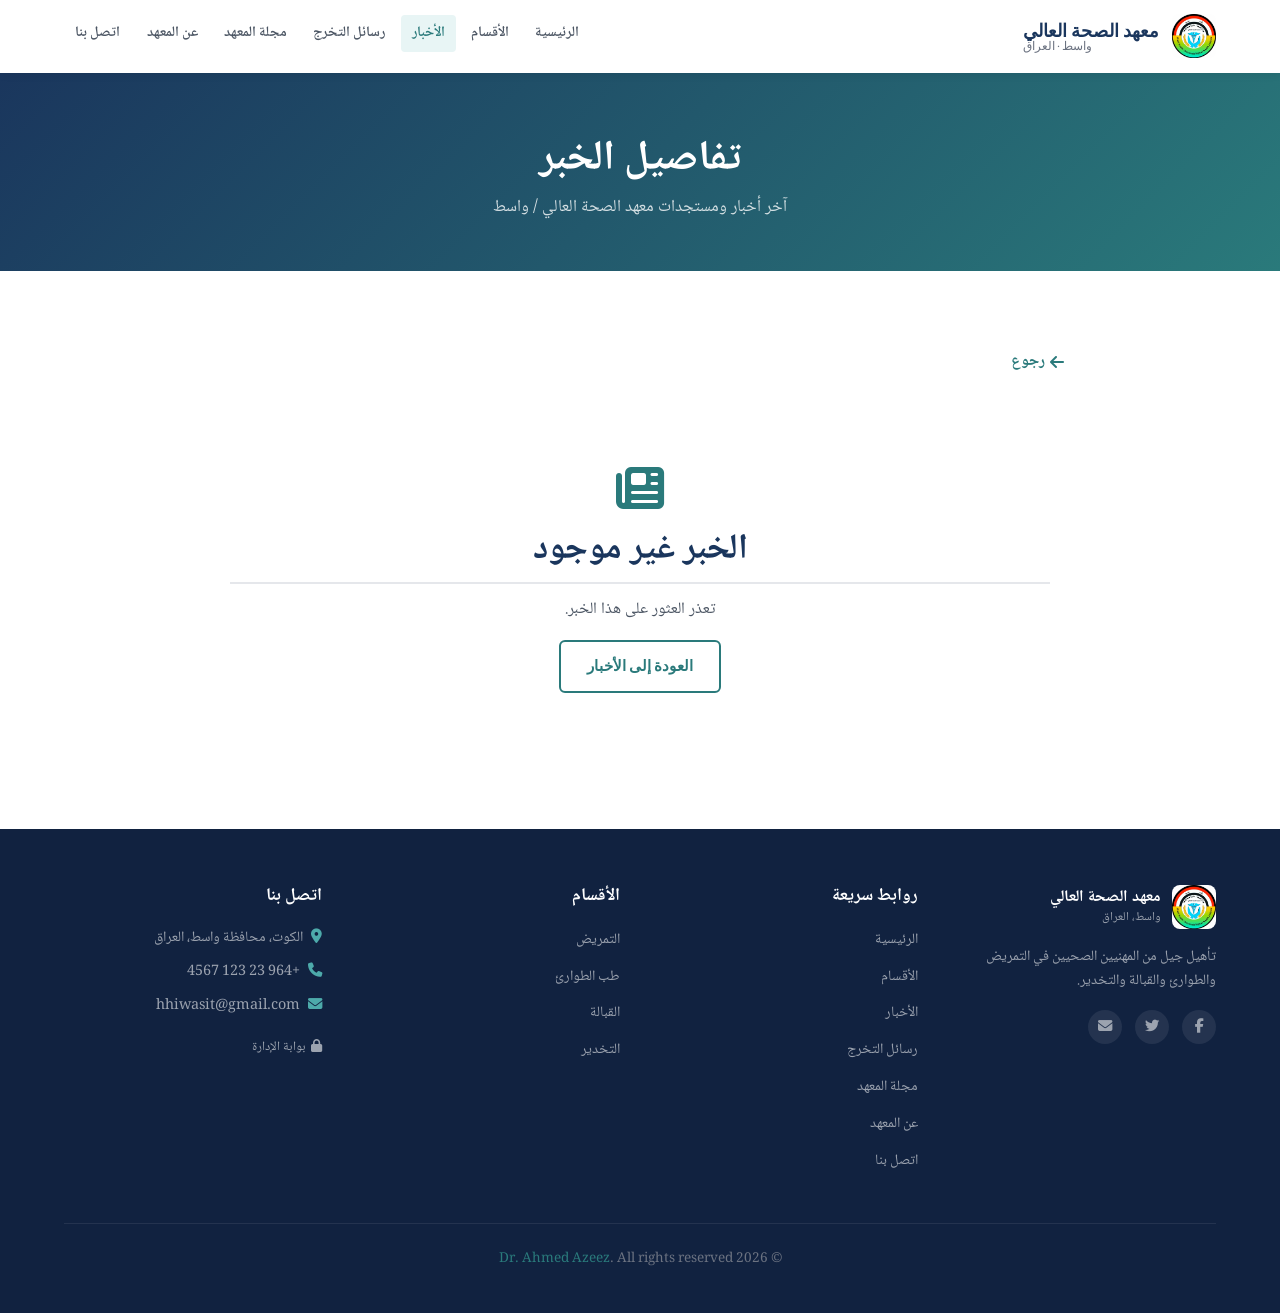
<file: news-post.html>
<!DOCTYPE html>
<html lang="ar" dir="rtl">
<head>
  <meta charset="UTF-8"><meta name="viewport" content="width=device-width, initial-scale=1.0">
  <title>الخبر – المعهد الصحي العالي واسط</title>
  <link rel="stylesheet" href="https://cdnjs.cloudflare.com/ajax/libs/font-awesome/6.4.0/css/all.min.css">
  <link href="https://fonts.googleapis.com/css2?family=Playfair+Display:wght@400;600;700&family=Source+Sans+Pro:wght@300;400;600&family=Noto+Naskh+Arabic:wght@400;600;700&display=swap" rel="stylesheet">
  <link rel="icon" type="image/jpeg" href="images/logo.jpg">
  <link rel="stylesheet" href="css/style.css">
  <style>
    .post-shell { max-width: 900px; margin: 0 auto; }
    .post-back { display:flex; width:max-content; margin:0 0 1.2rem auto; align-items:center; gap:.35rem; font-weight:700; border:0; padding:.35rem .1rem; }
    .post-article { background: #fff; border: 1px solid var(--border); border-radius: 12px; box-shadow: var(--shadow-md); overflow: hidden; }
    .post-heading { padding: 2.5rem 3rem 1.5rem; }
    .post-heading h1 { margin: .7rem 0 1rem; font-size: clamp(1.8rem, 4vw, 2.8rem); }
    .post-category { display:inline-block; color:var(--teal); background:var(--teal-pale); padding:.3rem .8rem; border-radius:20px; font-weight:700; }
    .post-meta { display:flex; flex-wrap:wrap; gap:1.2rem; color:var(--gray); font-size:.9rem; }
    .post-meta i { color:var(--teal); margin-left:.35rem; }
    .post-content { padding: 1rem 3rem 2rem; color:var(--gray-dark); font-size:1.08rem; line-height:2; white-space:pre-wrap; }
    .post-gallery { padding: 0 3rem 2.5rem; }
    .post-gallery-title { color:var(--navy); font-size:1.25rem; margin:0 0 1rem; padding-top:1rem; border-top:1px solid var(--border); }
    .post-images { display:grid; grid-template-columns:repeat(2, minmax(0, 1fr)); gap:1rem; }
    .post-image { width:100%; aspect-ratio:4 / 3; object-fit:cover; background:var(--gray-light); border-radius:8px; border:1px solid var(--border); }
    .post-actions { display:flex; justify-content:space-between; gap:1rem; flex-wrap:wrap; padding:1.2rem 3rem; border-top:1px solid var(--border); background:var(--gray-light); }
    .copy-status { color:var(--teal); font-size:.9rem; align-self:center; }
    .post-error { text-align:center; padding:4rem 1rem; }
    @media (max-width:600px) {
      .post-heading,.post-gallery,.post-content,.post-actions { padding-left:1.2rem; padding-right:1.2rem; }
      .post-images { grid-template-columns:1fr; }
    }
  </style>
</head>
<body class="rtl">
<header id="site-header"></header>
<section class="page-hero"><div class="container"><h1>تفاصيل الخبر</h1><p>آخر أخبار ومستجدات معهد الصحة العالي / واسط</p></div></section>
<section class="section">
  <div class="container post-shell">
    <a class="post-back" href="news.html"><i class="fas fa-arrow-left"></i> رجوع</a>
    <div id="loadingPost" style="text-align:center;padding:4rem;color:var(--gray)"><i class="fas fa-spinner fa-spin fa-2x"></i><p>جارٍ تحميل الخبر...</p></div>
    <div id="postError" class="post-error" style="display:none"><i class="fas fa-newspaper fa-3x" style="color:var(--teal);margin-bottom:1rem"></i><h2>الخبر غير موجود</h2><p>تعذر العثور على هذا الخبر.</p><a class="btn btn-secondary" href="news.html">العودة إلى الأخبار</a></div>
    <article id="postArticle" class="post-article" style="display:none">
      <div class="post-heading"><span id="postCategory" class="post-category"></span><h1 id="postTitle"></h1><div class="post-meta"><span><i class="fas fa-calendar-alt"></i><span id="postDate"></span></span><span><i class="fas fa-user"></i><span id="postAuthor"></span></span></div></div>
      <div id="postBody" class="post-content"></div>
      <div id="postGallery" class="post-gallery" style="display:none"><h2 class="post-gallery-title">صور الخبر</h2><div id="postImages" class="post-images"></div></div>
      <div class="post-actions"><div><button id="copyLinkBtn" class="btn btn-navy btn-sm" type="button"><i class="fas fa-link"></i> نسخ رابط الخبر</button><span id="copyStatus" class="copy-status" role="status"></span></div></div>
    </article>
  </div>
</section>
<footer id="site-footer"></footer>
<script src="js/app.js"></script><script src="js/layout.js"></script>
<script>
const catLabels = {'منشآت':'منشآت','فعاليات':'فعاليات','أكاديمي':'أكاديمي','شراكات':'شراكات','تدريب':'تدريب','عام':'عام'};
function getImages(n) { if (n.images && Array.isArray(n.images) && n.images.length) return n.images; return n.image ? [n.image] : []; }
function showError() { document.getElementById('loadingPost').style.display='none'; document.getElementById('postError').style.display='block'; }
async function loadPost() {
  const id = new URLSearchParams(window.location.search).get('id');
  if (!id) return showError();
  try {
    const news = await HHI.getNews();
    const n = news.find(item => String(item.id) === String(id));
    if (!n) return showError();
    const imgs = getImages(n);
    document.getElementById('postCategory').textContent=catLabels[n.category]||n.category||'عام';
    document.getElementById('postTitle').textContent=n.title;
    document.getElementById('postDate').textContent=formatDate(n.date);
    document.getElementById('postAuthor').textContent=n.author||'الإدارة';
    document.getElementById('postBody').textContent=n.body||'';
    if (imgs.length) { document.getElementById('postGallery').style.display='block'; document.getElementById('postImages').innerHTML=imgs.map((src,i)=>`<img src="${escHtml(src)}" class="post-image" alt="${escHtml(n.title)} - صورة ${i+1}" loading="lazy">`).join(''); }
    document.getElementById('loadingPost').style.display='none'; document.getElementById('postArticle').style.display='block'; document.title=n.title+' – المعهد الصحي العالي واسط';
  } catch (e) { showError(); }
}
document.getElementById('copyLinkBtn').addEventListener('click', async () => { const status=document.getElementById('copyStatus'); try { await navigator.clipboard.writeText(window.location.href); status.textContent='تم نسخ الرابط'; } catch(e) { status.textContent='انسخ الرابط من شريط العنوان'; } setTimeout(()=>status.textContent='',3000); });
renderHeader('news.html'); renderFooter(); loadPost();
</script>
</body>
</html>
</file>
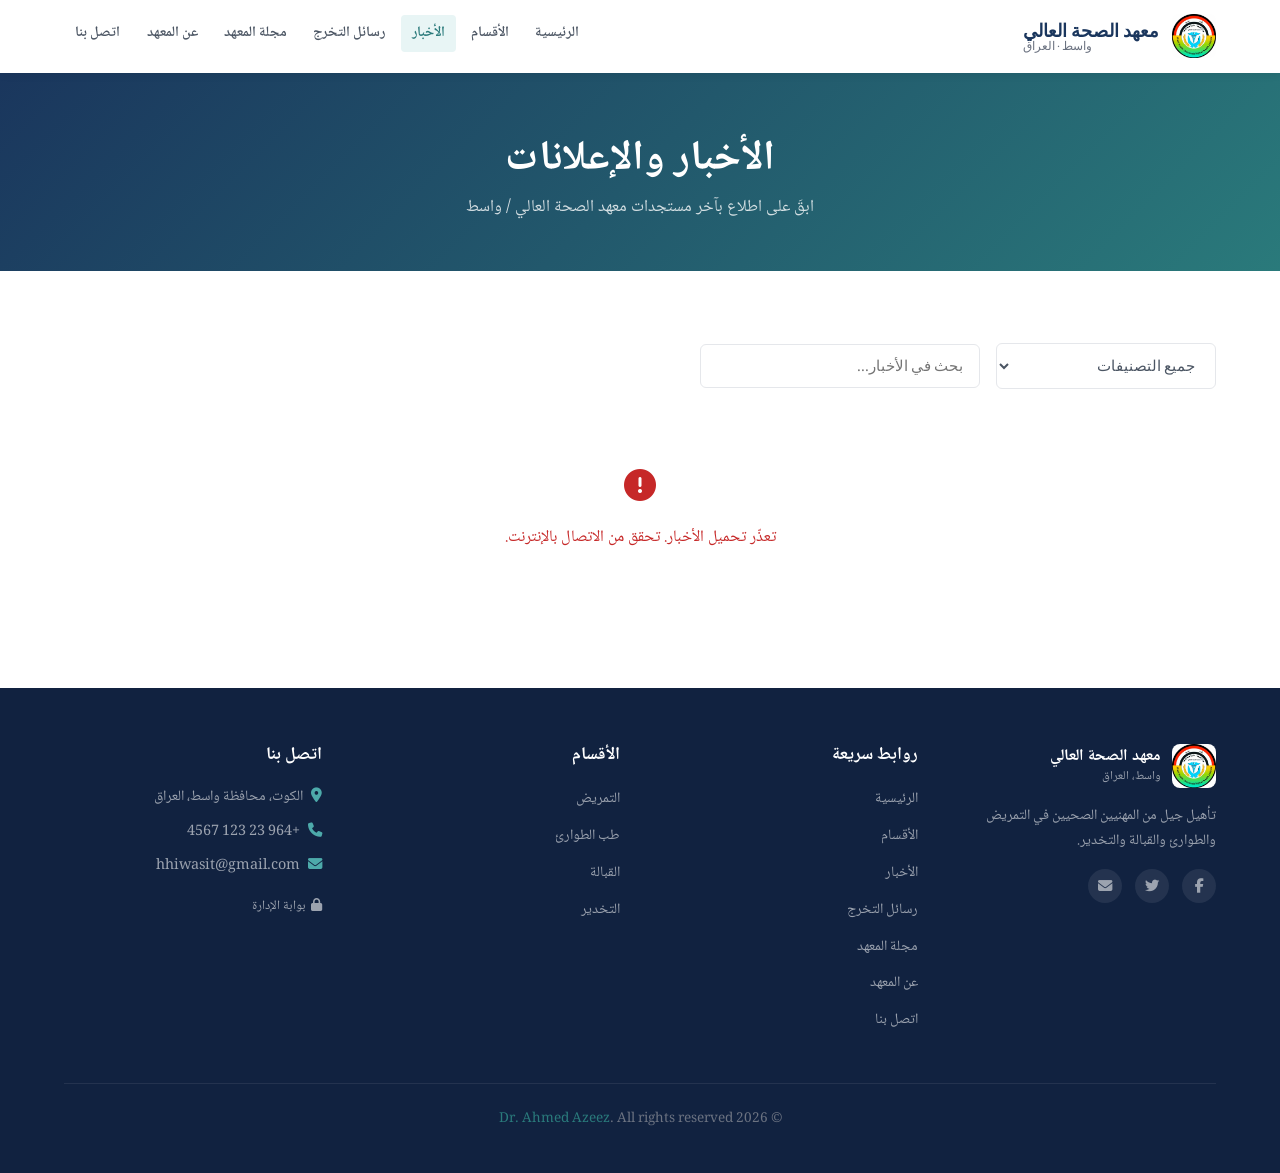
<file: news.html>
<!DOCTYPE html>
<html lang="ar" dir="rtl">
<head>
  <meta charset="UTF-8"><meta name="viewport" content="width=device-width, initial-scale=1.0">
  <title>الأخبار – المعهد الصحي العالي واسط</title>
  <link rel="stylesheet" href="https://cdnjs.cloudflare.com/ajax/libs/font-awesome/6.4.0/css/all.min.css">
  <link href="https://fonts.googleapis.com/css2?family=Playfair+Display:wght@400;600;700&family=Source+Sans+Pro:wght@300;400;600&family=Noto+Naskh+Arabic:wght@400;600;700&display=swap" rel="stylesheet">
  <link rel="icon" type="image/jpeg" href="images/logo.jpg">
  <link rel="stylesheet" href="css/style.css">
</head>
<body class="rtl">
<header id="site-header"></header>

<section class="page-hero"><div class="container"><h1 id="ph_title"></h1><p id="ph_sub"></p></div></section>

<section class="section">
  <div class="container">
    <div style="display:flex;gap:1rem;flex-wrap:wrap;margin-bottom:2rem;align-items:center">
      <select id="catFilter" class="form-control" style="max-width:220px" onchange="renderNews()">
        <option value="">جميع التصنيفات</option>
        <option value="منشآت">منشآت</option>
        <option value="فعاليات">فعاليات</option>
        <option value="أكاديمي">أكاديمي</option>
        <option value="شراكات">شراكات</option>
        <option value="تدريب">تدريب</option>
        <option value="عام">عام</option>
      </select>
      <input type="text" id="searchBox" class="form-control" style="max-width:280px" placeholder="بحث في الأخبار..." oninput="renderNews()">
    </div>

    <div id="loadingNews" style="text-align:center;padding:3rem;color:var(--gray)">
      <i class="fas fa-spinner fa-spin fa-2x"></i><p style="margin-top:1rem">جارٍ تحميل الأخبار...</p>
    </div>
    <div id="errorNews" style="display:none;text-align:center;padding:3rem;color:#c62828">
      <i class="fas fa-exclamation-circle fa-2x"></i><p style="margin-top:1rem" id="errorMsg"></p>
    </div>
    <div id="newsGrid" class="news-grid" style="display:none"></div>
    <div id="emptyNews" style="display:none;text-align:center;padding:3rem;color:var(--gray)">
      <i class="fas fa-newspaper fa-2x"></i><p style="margin-top:1rem">لا توجد أخبار تطابق بحثك.</p>
    </div>
  </div>
</section>

<footer id="site-footer"></footer>
<script src="js/app.js"></script><script src="js/layout.js"></script>
<script>
const catLabels = {'منشآت':'منشآت','فعاليات':'فعاليات','أكاديمي':'أكاديمي','شراكات':'شراكات','تدريب':'تدريب','عام':'عام'};
let _allNews = [];

async function loadNews() {
  try {
    _allNews = await HHI.getNews();
    document.getElementById('loadingNews').style.display = 'none';
    document.getElementById('newsGrid').style.display = 'grid';
    renderNews();
  } catch(e) {
    document.getElementById('loadingNews').style.display = 'none';
    document.getElementById('errorNews').style.display = 'block';
    document.getElementById('errorMsg').textContent = 'تعذّر تحميل الأخبار. تحقق من الاتصال بالإنترنت.';
  }
}

function getImages(n) {
  if (n.images && Array.isArray(n.images) && n.images.length) return n.images;
  return n.image ? [n.image] : [];
}

function renderNews() {
  const cat = document.getElementById('catFilter').value;
  const q = document.getElementById('searchBox').value.trim().toLowerCase();
  const list = _allNews.filter(n => {
    if (cat && n.category !== cat) return false;
    if (q && !n.title.toLowerCase().includes(q) && !n.body.toLowerCase().includes(q)) return false;
    return true;
  });
  const grid = document.getElementById('newsGrid');
  const empty = document.getElementById('emptyNews');
  if (!list.length) { grid.innerHTML = ''; grid.style.display='none'; empty.style.display='block'; return; }
  empty.style.display = 'none'; grid.style.display = 'grid';
  grid.innerHTML = list.map(n => {
    const imgs = getImages(n);
    const thumb = imgs[0] || '';
    const extraCount = imgs.length > 1 ? imgs.length - 1 : 0;
    const postUrl = `news-post.html?id=${encodeURIComponent(n.id)}`;
    return `
    <a class="news-card news-card-link" href="${postUrl}" aria-label="قراءة خبر: ${escHtml(n.title)}">
      ${thumb ? `<div class="news-img" style="background-image:url('${escHtml(thumb)}');position:relative">
        ${extraCount > 0 ? `<span style="position:absolute;bottom:.5rem;left:.5rem;background:rgba(0,0,0,.6);color:#fff;font-size:.75rem;padding:.2rem .55rem;border-radius:99px"><i class="fas fa-images" style="margin-left:.3rem"></i>+${extraCount}</span>` : ''}
      </div>` : ''}
      <div class="news-body">
        <span class="news-category">${escHtml(catLabels[n.category]||n.category)}</span>
        <h3 class="news-title">${escHtml(n.title)}</h3>
        <p class="news-excerpt">${escHtml(n.body.length>180 ? n.body.substring(0,180)+'…' : n.body)}</p>
        <div class="news-meta">
          <span><i class="fas fa-calendar-alt"></i> ${formatDate(n.date)}</span>
          <span><i class="fas fa-user"></i> ${escHtml(n.author||'الإدارة')}</span>
          ${imgs.length > 1 ? `<span style="margin-right:auto;color:var(--teal)"><i class="fas fa-images"></i> ${imgs.length} صور</span>` : ''}
        </div>
        <span class="news-read-more">قراءة الخبر <i class="fas fa-arrow-left"></i></span>
      </div>
    </a>`;
  }).join('');
}

function renderPage() {
  renderHeader('news.html'); renderFooter();
  document.getElementById('ph_title').textContent = 'الأخبار والإعلانات';
  document.getElementById('ph_sub').textContent = 'ابقَ على اطلاع بآخر مستجدات معهد الصحة العالي  / واسط';
  document.body.classList.add('rtl');
  document.documentElement.dir = 'rtl';
  document.documentElement.lang = 'ar';
  document.title = 'الأخبار – المعهد الصحي العالي واسط';
}
renderPage();
loadNews();
</script>
</body>
</html>
</file>
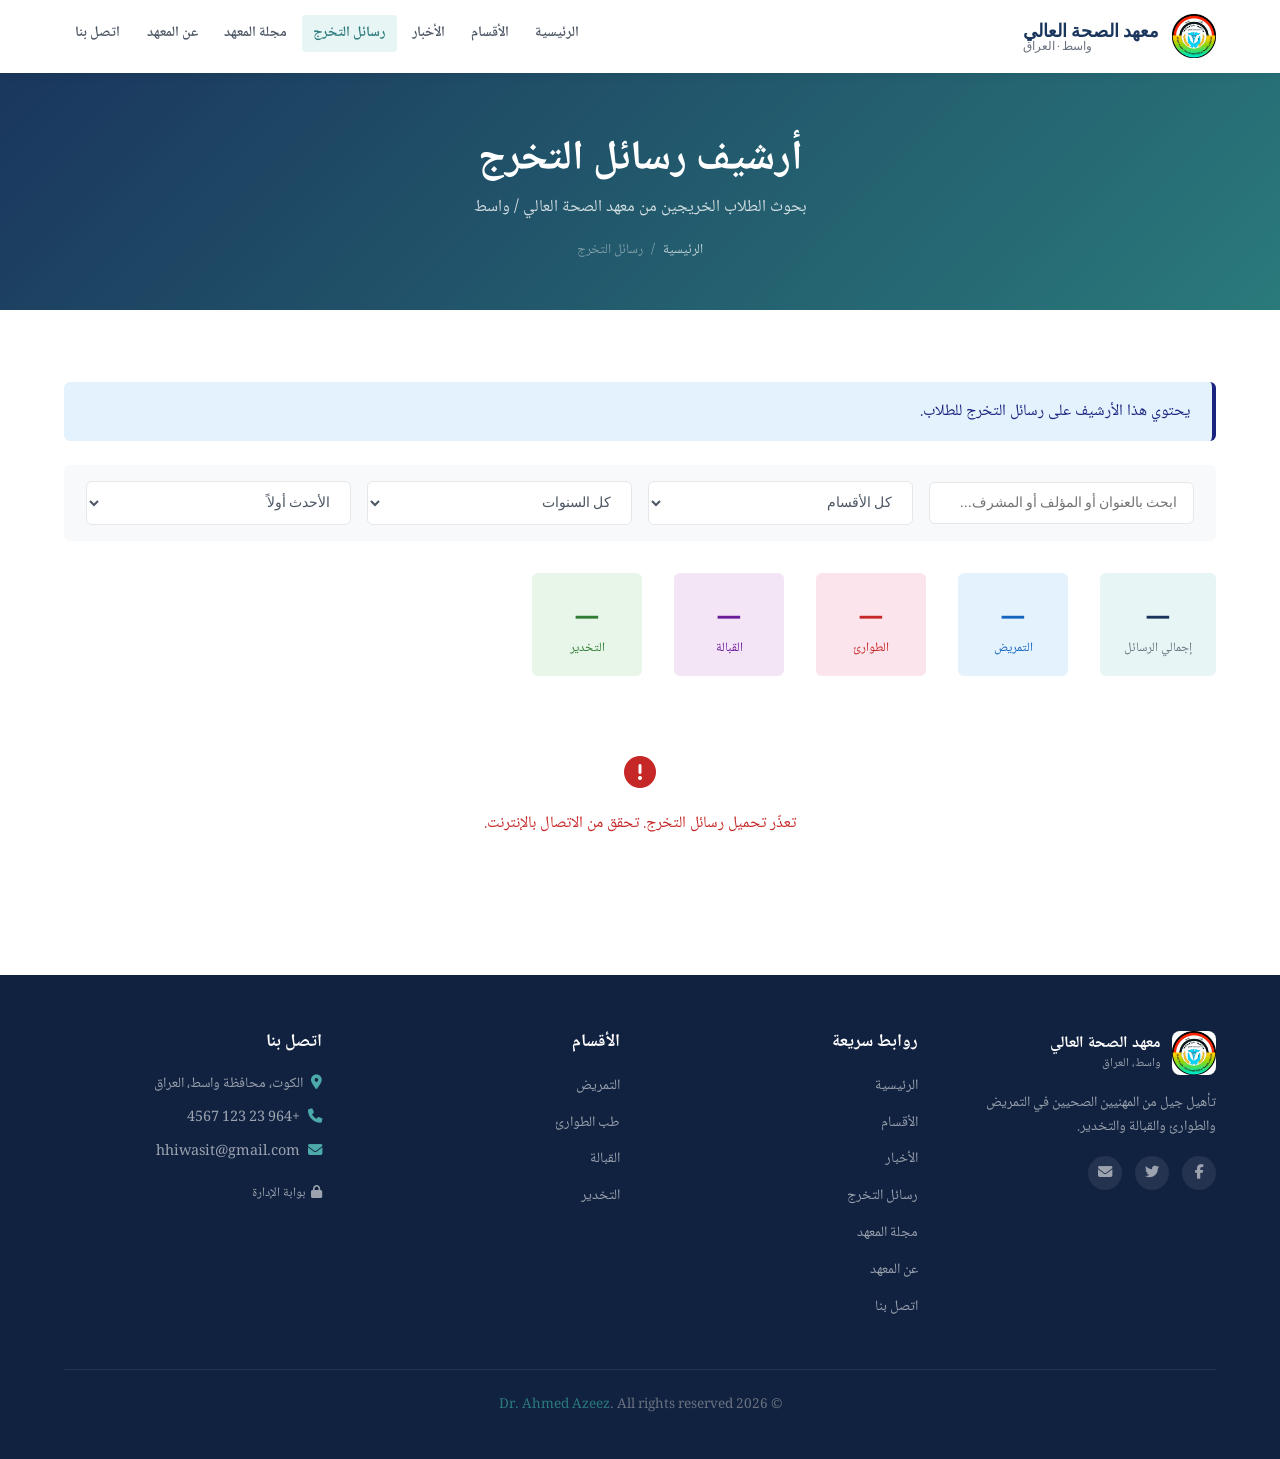
<file: theses.html>
<!DOCTYPE html>
<html lang="ar" dir="rtl">
<head>
  <meta charset="UTF-8"><meta name="viewport" content="width=device-width, initial-scale=1.0">
  <title>رسائل التخرج – المعهد الصحي العالي واسط</title>
  <link rel="stylesheet" href="https://cdnjs.cloudflare.com/ajax/libs/font-awesome/6.4.0/css/all.min.css">
  <link href="https://fonts.googleapis.com/css2?family=Playfair+Display:wght@400;600;700&family=Source+Sans+Pro:wght@300;400;600&family=Noto+Naskh+Arabic:wght@400;600;700&display=swap" rel="stylesheet">
  <link rel="icon" type="image/jpeg" href="images/logo.jpg">
  <link rel="stylesheet" href="css/style.css">
</head>
<body class="rtl">
<header id="site-header"></header>
<div class="page-header">
  <h1 id="ph_t"></h1><p id="ph_s"></p>
  <div class="breadcrumb"><a href="index.html" id="bc_home"></a><span>/</span><span id="bc_cur"></span></div>
</div>
<section class="section">
  <div class="container">
    <div class="alert alert-info" id="notice_txt"></div>
    <div class="filter-bar">
      <input type="text" id="searchInput" placeholder="ابحث بالعنوان أو المؤلف أو المشرف...">
      <select id="deptFilter">
        <option value="">كل الأقسام</option>
        <option value="nursing">التمريض</option>
        <option value="emergency">الطوارئ</option>
        <option value="midwifery">القبالة</option>
        <option value="anesthesia">التخدير</option>
      </select>
      <select id="yearFilter">
        <option value="">كل السنوات</option>
        <option value="2025">2025</option><option value="2024">2024</option><option value="2023">2023</option>
      </select>
      <select id="sortBy">
        <option value="year-desc">الأحدث أولاً</option>
        <option value="year-asc">الأقدم أولاً</option>
        <option value="alpha">أبجدي</option>
      </select>
    </div>

    <!-- Stats -->
    <div style="display:flex;gap:2rem;flex-wrap:wrap;margin-bottom:2rem">
      <div style="text-align:center;padding:1rem 1.5rem;background:var(--teal-pale);border-radius:var(--radius);min-width:110px">
        <div style="font-family:'Playfair Display',serif;font-size:1.8rem;font-weight:700;color:var(--navy)" id="totalCount">—</div>
        <div style="font-size:.8rem;color:var(--gray)">إجمالي الرسائل</div>
      </div>
      <div style="text-align:center;padding:1rem 1.5rem;background:#e3f2fd;border-radius:var(--radius);min-width:110px">
        <div style="font-family:'Playfair Display',serif;font-size:1.8rem;font-weight:700;color:#1565c0" id="nursingCount">—</div>
        <div style="font-size:.8rem;color:#1565c0">التمريض</div>
      </div>
      <div style="text-align:center;padding:1rem 1.5rem;background:#fce4ec;border-radius:var(--radius);min-width:110px">
        <div style="font-family:'Playfair Display',serif;font-size:1.8rem;font-weight:700;color:#c62828" id="emergencyCount">—</div>
        <div style="font-size:.8rem;color:#c62828">الطوارئ</div>
      </div>
      <div style="text-align:center;padding:1rem 1.5rem;background:#f3e5f5;border-radius:var(--radius);min-width:110px">
        <div style="font-family:'Playfair Display',serif;font-size:1.8rem;font-weight:700;color:#6a1b9a" id="midwiferyCount">—</div>
        <div style="font-size:.8rem;color:#6a1b9a">القبالة</div>
      </div>
      <div style="text-align:center;padding:1rem 1.5rem;background:#e8f5e9;border-radius:var(--radius);min-width:110px">
        <div style="font-family:'Playfair Display',serif;font-size:1.8rem;font-weight:700;color:#2e7d32" id="anesthesiaCount">—</div>
        <div style="font-size:.8rem;color:#2e7d32">التخدير</div>
      </div>
    </div>

    <div id="loadingTheses" style="text-align:center;padding:3rem;color:var(--gray)">
      <i class="fas fa-spinner fa-spin fa-2x"></i><p style="margin-top:1rem">جارٍ تحميل رسائل التخرج...</p>
    </div>
    <div id="thesesCount" style="color:var(--gray);font-size:.9rem;margin-bottom:1rem;display:none"></div>
    <div id="thesesList"></div>
    <div id="noResults" style="display:none;text-align:center;padding:3rem;color:var(--gray)">
      <i class="fas fa-search" style="font-size:2rem;margin-bottom:1rem;display:block;opacity:.4"></i>
      <span>لا توجد رسائل مطابقة لبحثك.</span>
    </div>
  </div>
</section>

<!-- Modal -->
<div id="thesisModal" style="display:none;position:fixed;inset:0;background:rgba(0,0,0,.5);z-index:2000;align-items:center;justify-content:center;padding:1rem">
  <div style="background:#fff;border-radius:8px;max-width:660px;width:100%;max-height:90vh;overflow-y:auto;padding:2.5rem;position:relative">
    <button onclick="closeModal()" style="position:absolute;top:1rem;left:1rem;background:none;border:none;font-size:1.4rem;cursor:pointer;color:var(--gray)"><i class="fas fa-times"></i></button>
    <div id="modalContent"></div>
  </div>
</div>

<footer id="site-footer"></footer>
<script src="js/app.js"></script><script src="js/layout.js"></script>
<script>
const DL = {nursing:'التمريض',emergency:'الطوارئ',midwifery:'القبالة',anesthesia:'التخدير'};
let _allTheses = [];

async function loadTheses() {
  try {
    _allTheses = await HHI.getTheses();
    document.getElementById('loadingTheses').style.display = 'none';
    document.getElementById('thesesCount').style.display = 'block';
    updateStats();
    render();
  } catch(e) {
    document.getElementById('loadingTheses').innerHTML =
      '<i class="fas fa-exclamation-circle fa-2x" style="color:#c62828"></i><p style="margin-top:1rem;color:#c62828">تعذّر تحميل رسائل التخرج. تحقق من الاتصال بالإنترنت.</p>';
  }
}

function updateStats() {
  document.getElementById('totalCount').textContent = _allTheses.length;
  document.getElementById('nursingCount').textContent = _allTheses.filter(x=>x.department==='nursing').length;
  document.getElementById('emergencyCount').textContent = _allTheses.filter(x=>x.department==='emergency').length;
  document.getElementById('midwiferyCount').textContent = _allTheses.filter(x=>x.department==='midwifery').length;
  document.getElementById('anesthesiaCount').textContent = _allTheses.filter(x=>x.department==='anesthesia').length;
}

function render() {
  const q = document.getElementById('searchInput').value.toLowerCase();
  const dept = document.getElementById('deptFilter').value;
  const yr = document.getElementById('yearFilter').value;
  const sort = document.getElementById('sortBy').value;
  let list = _allTheses.filter(tt => {
    if (dept && tt.department !== dept) return false;
    if (yr && String(tt.year) !== yr) return false;
    if (q && !tt.title.toLowerCase().includes(q) && !tt.author.toLowerCase().includes(q) && !(tt.supervisor||'').toLowerCase().includes(q)) return false;
    return true;
  });
  if (sort==='year-desc') list.sort((a,b)=>b.year-a.year);
  else if (sort==='year-asc') list.sort((a,b)=>a.year-b.year);
  else list.sort((a,b)=>a.title.localeCompare(b.title,'ar'));
  document.getElementById('thesesCount').textContent = 'يعرض ' + list.length + ' رسالة';
  const container = document.getElementById('thesesList');
  const none = document.getElementById('noResults');
  if (!list.length) { container.innerHTML = ''; none.style.display = 'block'; return; }
  none.style.display = 'none';
  container.innerHTML = list.map(tt => `
    <div class="thesis-item">
      <div class="thesis-meta">
        <span class="thesis-tag ${tt.department}">${DL[tt.department]||tt.department}</span>
        <span class="thesis-year">${tt.year}</span>
        <span style="font-size:.78rem;color:var(--gray);margin-right:auto"><i class="fas fa-calendar" style="margin-left:.3rem"></i>${formatDate(tt.uploaded||tt.created_at)}</span>
      </div>
      <h4>${escHtml(tt.title)}</h4>
      <div class="thesis-author" style="margin-bottom:.4rem">
        <i class="fas fa-user" style="margin-left:.4rem;color:var(--teal)"></i><strong>${escHtml(tt.author)}</strong>
        | المشرف: ${escHtml(tt.supervisor||'—')}
      </div>
      <p style="font-size:.88rem;color:var(--gray);margin:.5rem 0 0;line-height:1.7">${escHtml((tt.abstract||'').substring(0,180))}…</p>
      <div style="display:flex;gap:1rem;margin-top:.9rem;flex-wrap:wrap">
        <a href="#" class="thesis-download" onclick="openThesis(${tt.id});return false"><i class="fas fa-eye"></i> عرض التفاصيل</a>
        ${tt.file_url
          ? `<a href="${escHtml(tt.file_url)}" target="_blank" class="thesis-download" style="color:var(--accent)"><i class="fas fa-download"></i> تنزيل PDF (${escHtml(tt.filesize||'')})</a>`
          : `<span class="thesis-download" style="color:#9ca3af;cursor:default"><i class="fas fa-lock"></i> الملف غير متاح</span>`}
      </div>
    </div>`).join('');
}

function openThesis(id) {
  const tt = _allTheses.find(x=>x.id===id); if(!tt) return;
  document.getElementById('modalContent').innerHTML = `
    <div style="display:flex;gap:.75rem;margin-bottom:1.5rem;flex-wrap:wrap">
      <span class="thesis-tag ${tt.department}">${DL[tt.department]||tt.department}</span>
      <span class="thesis-year">${tt.year}</span>
    </div>
    <h2 style="border:none;font-size:1.5rem;margin-bottom:1.2rem;line-height:1.3">${escHtml(tt.title)}</h2>
    <div style="display:grid;grid-template-columns:1fr 1fr;gap:.8rem;background:var(--gray-light);padding:1.2rem;border-radius:var(--radius);margin-bottom:1.5rem;font-size:.9rem">
      <div><strong>الباحث:</strong> ${escHtml(tt.author)}</div>
      <div><strong>السنة:</strong> ${tt.year}</div>
      <div><strong>المشرف:</strong> ${escHtml(tt.supervisor||'—')}</div>
      <div><strong>القسم:</strong> ${DL[tt.department]||tt.department}</div>
      ${tt.filename ? `<div><strong>الملف:</strong> ${escHtml(tt.filename)}</div>` : ''}
      ${tt.filesize ? `<div><strong>الحجم:</strong> ${escHtml(tt.filesize)}</div>` : ''}
    </div>
    <h4>الملخص</h4>
    <p style="color:var(--gray-dark);line-height:1.8">${escHtml(tt.abstract||'')}</p>
    <div style="margin-top:1.5rem">
      ${tt.file_url
        ? `<a href="${escHtml(tt.file_url)}" target="_blank" class="btn btn-primary"><i class="fas fa-download" style="margin-left:.5rem"></i>تنزيل PDF</a>`
        : `<span class="btn btn-primary" style="opacity:.5;cursor:not-allowed"><i class="fas fa-lock" style="margin-left:.5rem"></i>الملف غير متاح</span>`}
    </div>`;
  document.getElementById('thesisModal').style.display = 'flex';
}
function closeModal() { document.getElementById('thesisModal').style.display = 'none'; }
document.getElementById('thesisModal').addEventListener('click', e => { if(e.target===e.currentTarget) closeModal(); });
['searchInput','deptFilter','yearFilter','sortBy'].forEach(id => {
  const el = document.getElementById(id);
  el.addEventListener('change', render);
  if (id==='searchInput') el.addEventListener('input', render);
});

function renderPage() {
  renderHeader('theses.html'); renderFooter();
  document.getElementById('ph_t').textContent = 'أرشيف رسائل التخرج';
  document.getElementById('ph_s').textContent = 'بحوث الطلاب الخريجين من معهد الصحة العالي  / واسط';
  document.getElementById('bc_home').textContent = 'الرئيسية';
  document.getElementById('bc_cur').textContent = 'رسائل التخرج';
  document.getElementById('notice_txt').innerHTML = 'يحتوي هذا الأرشيف على رسائل التخرج للطلاب.';
  document.body.classList.add('rtl');
  document.documentElement.dir = 'rtl';
  document.documentElement.lang = 'ar';
  document.title = 'رسائل التخرج – المعهد الصحي العالي واسط';
}
renderPage();
loadTheses();
</script>
</body>
</html>
</file>
<file: css/style.css>
/* ===== RESET & BASE ===== */
*, *::before, *::after { margin: 0; padding: 0; box-sizing: border-box; }

:root {
  --navy:       #1a365d;
  --navy-dark:  #112240;
  --teal:       #2a7a7b;
  --teal-light: #4daaaa;
  --teal-pale:  #e8f5f5;
  --accent:     #c0392b;
  --accent2:    #e67e22;
  --gray:       #6b7280;
  --gray-dark:  #4b5563;
  --gray-light: #f8f9fa;
  --white:      #ffffff;
  --border:     #e5e7eb;
  --shadow-sm:  0 2px 8px rgba(0,0,0,0.07);
  --shadow-md:  0 6px 24px rgba(0,0,0,0.10);
  --radius:     6px;
}

html { scroll-behavior: smooth; }

body {
  font-family: 'Source Sans Pro', 'Segoe UI', sans-serif;
  color: var(--gray-dark);
  background: var(--white);
  line-height: 1.7;
}

h1, h2, h3, h4, h5 {
  font-family: 'Playfair Display', Georgia, serif;
  color: var(--navy);
  line-height: 1.25;
  margin-bottom: 0.75rem;
}

h1 { font-size: clamp(2rem, 5vw, 3.2rem); }
h2 { font-size: clamp(1.6rem, 3vw, 2.2rem); padding-bottom: 0.6rem; border-bottom: 2px solid var(--border); margin-top: 0; }
h3 { font-size: 1.4rem; color: var(--teal); }
h4 { font-size: 1.1rem; }

p { margin-bottom: 1.1rem; }

a { color: var(--teal); text-decoration: none; transition: color 0.25s; }
a:hover { color: var(--navy); }

ul { margin-left: 1.4rem; margin-bottom: 1.2rem; }
li { margin-bottom: 0.4rem; }

img { max-width: 100%; display: block; }

/* ===== LAYOUT ===== */
.container { width: 100%; max-width: 1200px; margin: 0 auto; padding: 0 1.5rem; }
.section { padding: 4.5rem 0; }
.section-alt { background: var(--gray-light); }

/* ===== BUTTONS ===== */
.btn {
  display: inline-block;
  padding: 0.7rem 1.6rem;
  border-radius: var(--radius);
  font-weight: 600;
  font-size: 0.95rem;
  border: 2px solid transparent;
  cursor: pointer;
  transition: all 0.28s;
  font-family: 'Source Sans Pro', sans-serif;
  letter-spacing: 0.02em;
}
.btn-primary { background: var(--accent); color: #fff; border-color: var(--accent); }
.btn-primary:hover { background: #a93226; border-color: #a93226; color: #fff; }
.btn-secondary { background: transparent; color: var(--teal); border-color: var(--teal); }
.btn-secondary:hover { background: var(--teal); color: #fff; }
.btn-navy { background: var(--navy); color: #fff; border-color: var(--navy); }
.btn-navy:hover { background: var(--navy-dark); color: #fff; }
.btn-sm { padding: 0.45rem 1rem; font-size: 0.875rem; }

/* ===== HEADER ===== */
header {
  background: var(--white);
  box-shadow: var(--shadow-sm);
  position: fixed;
  top: 0; left: 0; right: 0;
  z-index: 1000;
}
.header-inner {
  display: flex;
  align-items: center;
  justify-content: space-between;
  padding: 0.9rem 1.5rem;
  max-width: 1200px;
  margin: 0 auto;
}
.logo-wrap { display: flex; align-items: center; gap: 0.8rem; }
.logo-icon {
  width: 44px; height: 44px;
  background: var(--navy);
  border-radius: 8px;
  display: flex; align-items: center; justify-content: center;
  color: #fff;
  font-family: 'Playfair Display', serif;
  font-weight: 700; font-size: 1.15rem;
  flex-shrink: 0;
}
.logo-text { font-family: 'Playfair Display', serif; font-weight: 700; font-size: 1.1rem; color: var(--navy); line-height: 1.2; }
.logo-text span { display: block; font-family: 'Source Sans Pro', sans-serif; font-weight: 400; font-size: 0.75rem; color: var(--gray); }

nav#mainNav ul { display: flex; list-style: none; margin: 0; gap: 0.25rem; }
nav#mainNav a { color: var(--gray-dark); font-weight: 600; font-size: 0.9rem; padding: 0.4rem 0.7rem; border-radius: 4px; transition: all 0.2s; }
nav#mainNav a:hover, nav#mainNav a.active { color: var(--teal); background: var(--teal-pale); }

.mobile-btn { display: none; background: none; border: none; font-size: 1.5rem; color: var(--navy); cursor: pointer; }

/* ===== HERO ===== */
.hero {
  margin-top: 70px;
  padding: 7rem 0 5rem;
  background: linear-gradient(rgba(255, 255, 255, 0.75), rgba(255, 255, 255, 0.75)), 
              url('../hero/herobg.jpg') no-repeat center center;
  background-size: cover;
  text-align: center;
  position: relative;
  overflow: hidden;
}
.hero::before {
  content: '';
  position: absolute;
  top: -60px; right: -80px;
  width: 360px; height: 360px;
  background: radial-gradient(circle, rgba(42,122,123,0.08) 0%, transparent 70%);
  border-radius: 50%;
}
.hero::after {
  content: '';
  position: absolute;
  bottom: -40px; left: -60px;
  width: 280px; height: 280px;
  background: radial-gradient(circle, rgba(26,54,93,0.06) 0%, transparent 70%);
  border-radius: 50%;
}
.hero-content { position: relative; z-index: 1; max-width: 800px; margin: 0 auto; }
.hero-badge {
  display: inline-block;
  background: var(--teal-pale);
  color: var(--teal);
  font-size: 0.8rem;
  font-weight: 600;
  letter-spacing: 0.1em;
  text-transform: uppercase;
  padding: 0.3rem 1rem;
  border-radius: 20px;
  margin-bottom: 1.5rem;
}
.hero h1 { margin-bottom: 1.2rem; }
.hero .subtitle {
  font-size: 1.2rem;
  color: var(--gray);
  max-width: 580px;
  margin: 0 auto 2.5rem;
}
.hero-btns { display: flex; gap: 1rem; justify-content: center; flex-wrap: wrap; }
.hero-stats {
  display: flex; gap: 3rem; justify-content: center;
  margin-top: 4rem;
  padding-top: 3rem;
  border-top: 1px solid var(--border);
  flex-wrap: wrap;
}
.stat-item { text-align: center; }
.stat-num { font-family: 'Playfair Display', serif; font-size: 2.2rem; font-weight: 700; color: var(--navy); display: block; }
.stat-label { font-size: 0.85rem; color: var(--gray); text-transform: uppercase; letter-spacing: 0.05em; }

/* ===== CARDS ===== */
.card-grid { display: grid; grid-template-columns: repeat(auto-fill, minmax(280px, 1fr)); gap: 1.8rem; margin-top: 2rem; }
.card {
  background: var(--white);
  border-radius: var(--radius);
  box-shadow: var(--shadow-sm);
  padding: 1.8rem;
  border: 1px solid var(--border);
  transition: transform 0.3s, box-shadow 0.3s;
}
.card:hover { transform: translateY(-4px); box-shadow: var(--shadow-md); }
.card-icon {
  width: 52px; height: 52px;
  border-radius: 12px;
  display: flex; align-items: center; justify-content: center;
  font-size: 1.5rem;
  margin-bottom: 1.2rem;
}
.card-icon.teal { background: var(--teal-pale); color: var(--teal); }
.card-icon.navy { background: rgba(26,54,93,0.08); color: var(--navy); }
.card-icon.accent { background: rgba(192,57,43,0.08); color: var(--accent); }
.card-icon.orange { background: rgba(230,126,34,0.08); color: var(--accent2); }

/* ===== NEWS CARDS ===== */
.news-grid { display: grid; grid-template-columns: repeat(auto-fill, minmax(300px, 1fr)); gap: 1.8rem; margin-top: 2rem; }
.news-card {
  background: var(--white);
  border-radius: var(--radius);
  box-shadow: var(--shadow-sm);
  overflow: hidden;
  border: 1px solid var(--border);
  transition: transform 0.3s, box-shadow 0.3s;
  display: flex; flex-direction: column;
}
.news-card:hover { transform: translateY(-4px); box-shadow: var(--shadow-md); }
.news-card-header {
  background: linear-gradient(135deg, var(--navy) 0%, var(--teal) 100%);
  padding: 1.2rem 1.5rem;
  display: flex; align-items: center; gap: 0.75rem;
}
.news-category {
  font-size: 0.72rem;
  font-weight: 700;
  letter-spacing: 0.1em;
  text-transform: uppercase;
  color: rgba(255,255,255,0.85);
  background: rgba(255,255,255,0.15);
  padding: 0.2rem 0.6rem;
  border-radius: 4px;
}
.news-date { font-size: 0.8rem; color: rgba(255,255,255,0.7); margin-left: auto; }
.news-card-body { padding: 1.5rem; flex: 1; }
.news-card-body h3 { font-size: 1.1rem; color: var(--navy); margin-bottom: 0.7rem; }
.news-card-body p { font-size: 0.9rem; color: var(--gray); margin-bottom: 0; }
.news-card-footer { padding: 0.8rem 1.5rem; border-top: 1px solid var(--border); }

/* Card layout used on news.html / bulletin.html (image + body, light category badge) */
.news-img {
  height: 170px;
  background-size: cover;
  background-position: center;
  background-color: var(--teal-pale);
}
.news-body { padding: 1.5rem; flex: 1; display: flex; flex-direction: column; }
.news-body .news-category {
  display: inline-block;
  align-self: flex-start;
  color: var(--teal);
  background: var(--teal-pale);
  text-transform: none;
  letter-spacing: 0.02em;
  font-weight: 700;
  margin-bottom: 0.6rem;
}
.news-title { font-size: 1.1rem; color: var(--navy); margin: 0 0 0.6rem; line-height: 1.4; }
.news-excerpt { font-size: 0.9rem; color: var(--gray); margin: 0 0 1rem; line-height: 1.7; flex: 1; }
.news-meta {
  display: flex; gap: 1rem; flex-wrap: wrap;
  font-size: 0.8rem; color: var(--gray);
  padding-top: 0.8rem; border-top: 1px solid var(--border);
}
.news-meta i { color: var(--teal); margin-left: 0.3rem; }

/* ===== DEPARTMENT SECTION ===== */
.dept-grid { display: grid; grid-template-columns: repeat(auto-fill, minmax(320px, 1fr)); gap: 2rem; margin-top: 2rem; }
.dept-card {
  background: var(--white);
  border-radius: var(--radius);
  box-shadow: var(--shadow-sm);
  border: 1px solid var(--border);
  overflow: hidden;
  transition: transform 0.3s, box-shadow 0.3s;
}
.dept-card:hover { transform: translateY(-5px); box-shadow: var(--shadow-md); }
.dept-card-top {
  padding: 2rem 1.8rem 1.5rem;
  border-bottom: 1px solid var(--border);
}
.dept-badge {
  display: inline-block;
  font-size: 0.72rem;
  font-weight: 700;
  letter-spacing: 0.12em;
  text-transform: uppercase;
  padding: 0.3rem 0.8rem;
  border-radius: 20px;
  margin-bottom: 1rem;
}
.dept-badge.nursing { background: #e3f2fd; color: #1565c0; }
.dept-badge.emergency { background: #fce4ec; color: #c62828; }
.dept-badge.midwifery { background: #f3e5f5; color: #6a1b9a; }
.dept-badge.anesthesia { background: #e8f5e9; color: #2e7d32; }
.dept-card-top h3 { color: var(--navy); font-size: 1.35rem; }
.dept-card-body { padding: 1.5rem 1.8rem; }
.dept-detail { display: flex; align-items: center; gap: 0.6rem; font-size: 0.88rem; color: var(--gray); margin-bottom: 0.5rem; }
.dept-detail i { color: var(--teal); width: 16px; }

/* ===== THESES ===== */
.thesis-item {
  background: var(--white);
  border: 1px solid var(--border);
  border-left: 4px solid var(--teal);
  border-radius: var(--radius);
  padding: 1.4rem 1.6rem;
  margin-bottom: 1.2rem;
  transition: box-shadow 0.2s;
}
.thesis-item:hover { box-shadow: var(--shadow-sm); }
.thesis-meta { display: flex; gap: 1rem; flex-wrap: wrap; margin-bottom: 0.5rem; }
.thesis-tag {
  font-size: 0.75rem;
  font-weight: 600;
  letter-spacing: 0.06em;
  text-transform: uppercase;
  padding: 0.2rem 0.6rem;
  border-radius: 4px;
}
.thesis-tag.nursing { background: #e3f2fd; color: #1565c0; }
.thesis-tag.emergency { background: #fce4ec; color: #c62828; }
.thesis-tag.midwifery { background: #f3e5f5; color: #6a1b9a; }
.thesis-tag.anesthesia { background: #e8f5e9; color: #2e7d32; }
.thesis-item h4 { color: var(--navy); font-size: 1.05rem; margin-bottom: 0.3rem; }
.thesis-item .thesis-author { color: var(--gray); font-size: 0.88rem; }
.thesis-item .thesis-year { color: var(--teal); font-weight: 600; }
.thesis-download { display: flex; align-items: center; gap: 0.4rem; font-size: 0.85rem; color: var(--teal); font-weight: 600; margin-top: 0.8rem; }
.thesis-download:hover { color: var(--navy); }

/* ===== SEARCH / FILTER BAR ===== */
.filter-bar {
  display: flex;
  gap: 1rem;
  flex-wrap: wrap;
  align-items: center;
  margin-bottom: 2rem;
  background: var(--gray-light);
  padding: 1rem 1.4rem;
  border-radius: var(--radius);
}
.filter-bar input, .filter-bar select {
  padding: 0.6rem 1rem;
  border: 1px solid var(--border);
  border-radius: var(--radius);
  font-family: 'Source Sans Pro', sans-serif;
  font-size: 0.9rem;
  color: var(--gray-dark);
  background: #fff;
  outline: none;
  flex: 1; min-width: 160px;
}
.filter-bar input:focus, .filter-bar select:focus { border-color: var(--teal); }

/* ===== SECTION HEADER ===== */
.section-header { margin-bottom: 2.5rem; }
.section-header p { color: var(--gray); font-size: 1.05rem; max-width: 640px; }

/* ===== BOARD / LEADERSHIP ===== */
.board-grid { display: grid; grid-template-columns: repeat(auto-fill, minmax(240px, 1fr)); gap: 1.5rem; margin-top: 2rem; }
.board-card {
  background: var(--white);
  padding: 1.5rem;
  border-radius: var(--radius);
  border-left: 4px solid var(--teal);
  box-shadow: var(--shadow-sm);
}
.board-card h4 { color: var(--teal); margin-bottom: 0.4rem; font-size: 0.85rem; text-transform: uppercase; letter-spacing: 0.08em; }
.board-card .name { font-family: 'Playfair Display', serif; font-size: 1.1rem; color: var(--navy); font-weight: 600; margin-bottom: 0.25rem; }
.board-card .role-detail { color: var(--gray); font-size: 0.85rem; line-height: 1.5; }

/* ===== FOOTER ===== */
footer {
  background: var(--navy-dark);
  color: #d1d5db;
  padding: 3.5rem 0 1.5rem;
}
.footer-grid { display: grid; grid-template-columns: repeat(auto-fit, minmax(220px, 1fr)); gap: 2.5rem; margin-bottom: 2.5rem; }
.footer-col h4 { color: #fff; font-family: 'Playfair Display', serif; font-size: 1.1rem; margin-bottom: 1.2rem; }
.footer-col ul { list-style: none; margin: 0; }
.footer-col li { margin-bottom: 0.6rem; }
.footer-col a { color: #9ca3af; font-size: 0.9rem; }
.footer-col a:hover { color: #fff; }
.footer-col p { font-size: 0.9rem; margin-bottom: 0.6rem; color: #9ca3af; }
.social-row { display: flex; gap: 0.8rem; margin-top: 1rem; }
.social-btn {
  width: 34px; height: 34px;
  display: flex; align-items: center; justify-content: center;
  background: rgba(255,255,255,0.08);
  border-radius: 50%;
  color: #fff;
  font-size: 0.9rem;
  transition: background 0.2s;
}
.social-btn:hover { background: var(--teal); color: #fff; }

/* Carousel Buttons */
.carousel-btn {
  position: absolute;
  top: 50%;
  transform: translateY(-50%);
  width: 44px;
  height: 44px;
  border-radius: 50%;
  background: var(--navy);
  color: #fff;
  border: none;
  cursor: pointer;
  font-size: 1.1rem;
  box-shadow: 0 4px 12px rgba(0,0,0,.2);
  z-index: 2;
  display: flex;
  align-items: center;
  justify-content: center;
  transition: all 0.2s;
}
.carousel-btn:hover { background: var(--teal); transform: translateY(-50%) scale(1.1); }

/* Modal Responsive */
@media (max-width: 768px) {
  .modal-box { max-height: 100vh; border-radius: 0; }
  .modal-body { padding: 0 1.5rem 1.5rem; }
  .gallery-main { max-height: 300px; }
}
.footer-bottom {
  border-top: 1px solid rgba(255,255,255,0.08);
  padding-top: 1.5rem;
  text-align: center;
  font-size: 0.85rem;
  color: #6b7280;
}

/* ===== PAGE HEADER (inner pages) ===== */
.page-header {
  margin-top: 70px;
  background: linear-gradient(135deg, var(--navy) 0%, var(--teal) 100%);
  padding: 4rem 0 3rem;
  color: #fff;
  text-align: center;
}
.page-header h1 { color: #fff; margin-bottom: 0.5rem; font-size: clamp(1.8rem, 4vw, 2.6rem); }
.page-header p { color: rgba(255,255,255,0.8); font-size: 1.05rem; margin: 0; }
.breadcrumb { display: flex; align-items: center; justify-content: center; gap: 0.5rem; margin-top: 1rem; font-size: 0.85rem; }
.breadcrumb a { color: rgba(255,255,255,0.7); }
.breadcrumb a:hover { color: #fff; }
.breadcrumb span { color: rgba(255,255,255,0.4); }

/* News pages use page-hero; keep it below the fixed top ribbon. */
.page-hero {
  margin-top: 70px;
  background: linear-gradient(135deg, var(--navy) 0%, var(--teal) 100%);
  padding: 4rem 0 3rem;
  color: #fff;
  text-align: center;
}
.page-hero h1 { color: #fff; margin-bottom: .5rem; font-size: clamp(1.8rem, 4vw, 2.6rem); }
.page-hero p { color: rgba(255,255,255,.8); font-size: 1.05rem; margin: 0; }

/* ===== ALERT / NOTICE ===== */
.alert { padding: 1rem 1.4rem; border-radius: var(--radius); margin-bottom: 1.5rem; border-left: 4px solid; }
.alert-info { background: #e3f2fd; border-color: #1565c0; color: #1a237e; }
.alert-success { background: #e8f5e9; border-color: #2e7d32; color: #1b5e20; }
.alert-warn { background: #fff8e1; border-color: #f9a825; color: #e65100; }

/* ===== ADMIN PAGE ===== */
.admin-wrapper {
  margin-top: 70px;
  min-height: calc(100vh - 70px);
  display: grid;
  grid-template-columns: 260px 1fr;
}
.admin-sidebar {
  background: var(--navy-dark);
  color: #d1d5db;
  padding: 2rem 1.2rem;
  min-height: calc(100vh - 70px);
}
.admin-sidebar h3 { color: #fff; font-size: 0.8rem; letter-spacing: 0.12em; text-transform: uppercase; margin-bottom: 1rem; padding-bottom: 0.5rem; border-bottom: 1px solid rgba(255,255,255,0.1); }
.admin-sidebar ul { list-style: none; margin: 0 0 2rem; }
.admin-sidebar li { margin-bottom: 0.25rem; }
.admin-sidebar a {
  display: flex; align-items: center; gap: 0.7rem;
  color: #9ca3af;
  font-size: 0.9rem;
  padding: 0.55rem 0.8rem;
  border-radius: 6px;
  transition: all 0.2s;
}
.admin-sidebar a:hover, .admin-sidebar a.active { background: rgba(255,255,255,0.08); color: #fff; }
.admin-sidebar a i { width: 16px; }
.admin-main { background: var(--gray-light); padding: 2.5rem; overflow-y: auto; }
.admin-main h2 { border-bottom: none; font-size: 1.6rem; margin-bottom: 0.3rem; }
.admin-main .sub { color: var(--gray); margin-bottom: 2rem; font-size: 0.95rem; }

.form-group { margin-bottom: 1.4rem; }
.form-group label { display: block; font-weight: 600; font-size: 0.9rem; margin-bottom: 0.45rem; color: var(--gray-dark); }
.form-control {
  width: 100%;
  padding: 0.65rem 1rem;
  border: 1px solid var(--border);
  border-radius: var(--radius);
  font-family: 'Source Sans Pro', sans-serif;
  font-size: 0.95rem;
  color: var(--gray-dark);
  background: #fff;
  transition: border-color 0.2s;
  outline: none;
}
.form-control:focus { border-color: var(--teal); box-shadow: 0 0 0 3px rgba(42,122,123,0.1); }
textarea.form-control { resize: vertical; min-height: 100px; }
.form-row { display: grid; grid-template-columns: 1fr 1fr; gap: 1.2rem; }
.file-drop {
  border: 2px dashed var(--border);
  border-radius: var(--radius);
  padding: 2rem;
  text-align: center;
  cursor: pointer;
  transition: border-color 0.2s, background 0.2s;
  background: #fff;
}
.file-drop:hover, .file-drop.drag { border-color: var(--teal); background: var(--teal-pale); }
.file-drop i { font-size: 2rem; color: var(--teal); margin-bottom: 0.7rem; }
.file-drop p { margin: 0; color: var(--gray); font-size: 0.9rem; }
.file-drop input[type=file] { display: none; }
.file-name { margin-top: 0.7rem; font-size: 0.85rem; color: var(--teal); font-weight: 600; }

.card-white { background: #fff; border-radius: var(--radius); padding: 2rem; box-shadow: var(--shadow-sm); border: 1px solid var(--border); margin-bottom: 2rem; }
.admin-table { width: 100%; border-collapse: collapse; font-size: 0.9rem; }
.admin-table th { text-align: left; padding: 0.75rem 1rem; background: var(--gray-light); color: var(--gray-dark); font-weight: 600; border-bottom: 2px solid var(--border); }
.admin-table td { padding: 0.9rem 1rem; border-bottom: 1px solid var(--border); vertical-align: middle; }
.admin-table tr:last-child td { border-bottom: none; }
.admin-table tr:hover td { background: var(--gray-light); }
.tag-pill { display: inline-block; padding: 0.2rem 0.7rem; border-radius: 20px; font-size: 0.75rem; font-weight: 600; }

/* Login overlay */
.login-overlay {
  position: fixed; inset: 0;
  background: linear-gradient(135deg, var(--navy) 0%, var(--teal) 100%);
  display: flex; align-items: center; justify-content: center;
  z-index: 9999;
}
.login-box {
  background: #fff;
  border-radius: 12px;
  padding: 3rem 2.5rem;
  width: 100%; max-width: 400px;
  box-shadow: 0 20px 60px rgba(0,0,0,0.3);
  text-align: center;
}
.login-box .logo-icon { margin: 0 auto 1.5rem; width: 64px; height: 64px; font-size: 1.5rem; }
.login-box h2 { border: none; font-size: 1.6rem; margin-bottom: 0.3rem; }
.login-box p { color: var(--gray); font-size: 0.9rem; margin-bottom: 2rem; }

/* ===== RESPONSIVE UTILITIES ===== */
.grid-2, .grid-3, .grid-split { display: grid; gap: 2rem; }
.grid-2 { grid-template-columns: repeat(2, 1fr); }
.grid-3 { grid-template-columns: repeat(3, 1fr); }
.grid-split { grid-template-columns: 2fr 1fr; }

.flex-between { display: flex; align-items: center; justify-content: space-between; flex-wrap: wrap; gap: 1rem; }

@media (max-width: 992px) {
  .grid-3 { grid-template-columns: repeat(2, 1fr); }
  .grid-split { grid-template-columns: 1.5fr 1fr; gap: 2rem; }
}

@media (max-width: 768px) {
  .grid-2, .grid-3, .grid-split { grid-template-columns: 1fr; gap: 1.5rem; }
  
  .hero-content h1 { font-size: 2.2rem; }
  .hero-stats { gap: 1.5rem; margin-top: 2.5rem; padding-top: 2rem; }
  .stat-num { font-size: 1.8rem; }
  
  .section { padding: 3.5rem 0; }
  
  nav#mainNav { 
    display: none; 
    position: absolute; 
    top: 70px; left: 0; right: 0; 
    background: #fff; 
    border-top: 1px solid var(--border); 
    padding: 1rem 1.5rem; 
    box-shadow: var(--shadow-md);
  }
  nav#mainNav.open { display: block; }
  nav#mainNav ul { flex-direction: column; gap: 0; }
  nav#mainNav a { display: block; padding: 0.8rem 0; border-bottom: 1px solid var(--gray-light); }
  nav#mainNav li:last-child a { border-bottom: none; }
  .mobile-btn { display: block; }
  .carousel-btn { display: none !important; }
}

@media (max-width: 480px) {
  .container { padding: 0 1.2rem; }
  .section { padding: 2.5rem 0; }
  .hero { padding: 4rem 0 3rem; }
  .hero-btns { flex-direction: column; width: 100%; }
  .hero-btns .btn { width: 100%; }
  .page-header { padding: 2.5rem 0 1.5rem; }
  .stat-item { flex: 1 1 40%; }
}

/* ===== RESPONSIVE ===== */
@media (max-width: 900px) {
  .admin-wrapper { grid-template-columns: 1fr; }
  .admin-sidebar { display: none; }
  .form-row { grid-template-columns: 1fr; }
}

/* ===== RTL SUPPORT ===== */
body.rtl {
  font-family: 'Noto Naskh Arabic', 'Segoe UI', 'Tahoma', sans-serif;
}
body.rtl h1, body.rtl h2, body.rtl h3, body.rtl h4 {
  font-family: 'Noto Naskh Arabic', 'Segoe UI', Georgia, serif;
}
/* Flip margins/paddings for RTL */
body.rtl .logo-text span { direction: ltr; }
body.rtl ul { margin-left: 0; margin-right: 1.4rem; }
body.rtl .board-card { border-left: none; border-right: 4px solid var(--teal); }
body.rtl .thesis-item { border-left: none; border-right: 4px solid var(--teal); }
body.rtl .alert { border-left: none; border-right: 4px solid; }
body.rtl .dept-badge { font-family: 'Noto Naskh Arabic', sans-serif; }
body.rtl .hero-badge { font-family: 'Noto Naskh Arabic', sans-serif; letter-spacing: 0; }
body.rtl .btn { letter-spacing: 0; }
body.rtl .news-date { margin-left: 0; margin-right: auto; }
body.rtl nav#mainNav li { margin-left: 0; }
body.rtl .footer-col ul { margin-right: 0; }
body.rtl .dept-detail { direction: rtl; }
body.rtl .thesis-author { direction: rtl; }
body.rtl .admin-wrapper { direction: rtl; }
body.rtl .admin-sidebar { border-right: none; border-left: 1px solid rgba(255,255,255,.1); }
body.rtl .form-row { direction: rtl; }
body.rtl .filter-bar { direction: rtl; }
body.rtl .news-category { letter-spacing: 0; font-family: 'Noto Naskh Arabic', sans-serif; }
body.rtl .thesis-tag { letter-spacing: 0; font-family: 'Noto Naskh Arabic', sans-serif; }
body.rtl .tag-pill { letter-spacing: 0; }
body.rtl .breadcrumb { direction: rtl; }
body.rtl .stat-label { letter-spacing: 0; font-family: 'Noto Naskh Arabic', sans-serif; }
body.rtl .page-header p { font-family: 'Noto Naskh Arabic', sans-serif; }



/* ===== NEWS ARTICLE LINKS ===== */
.news-card-link { color: inherit; text-decoration: none; }
.news-card-link:hover { color: inherit; }
.news-card-link:focus-visible { outline: 3px solid var(--teal-light); outline-offset: 4px; }
.news-read-more { display: block; margin-top: 1rem; color: var(--teal); font-size: .9rem; font-weight: 700; }
.news-read-more i { margin-right: .35rem; transition: transform .2s; }
.news-card-link:hover .news-read-more i { transform: translateX(-4px); }
</file>
